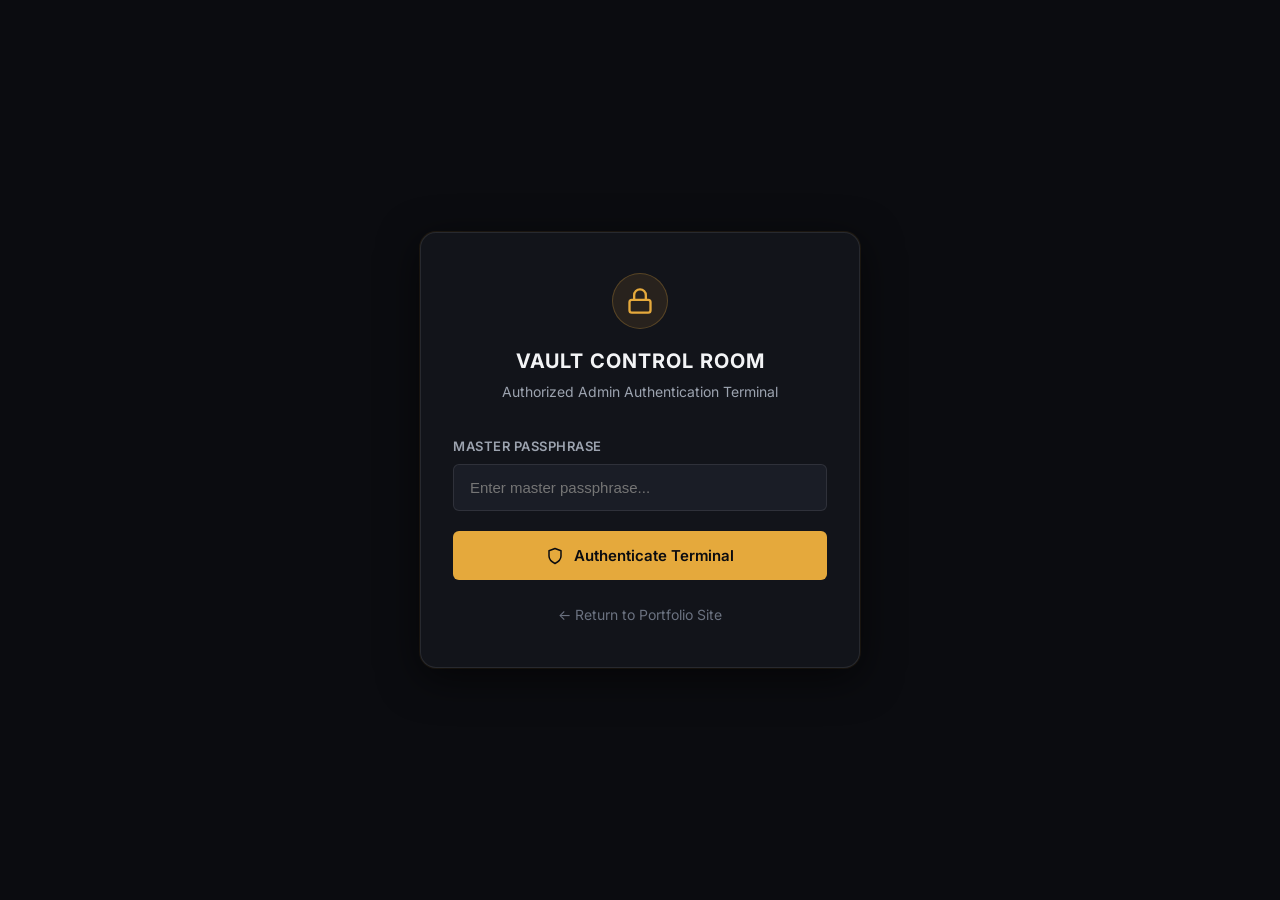
<file: admin.html>
<!DOCTYPE html>
<html lang="en" data-theme="dark">
<head>
  <meta charset="UTF-8">
  <meta name="viewport" content="width=device-width, initial-scale=1.0">
  <title>Admin Vault &amp; Control Room — Pranav Shukla</title>
  <meta name="robots" content="noindex, nofollow, noarchive, nosnippet">
  <meta name="author" content="Pranav Shukla">

  <!-- Anti-Clickjacking Framebuster -->
  <script>
    if (window.top !== window.self) {
      window.top.location = window.self.location;
    }
  </script>

  <!-- Typography -->
  <link rel="preconnect" href="https://fonts.googleapis.com">
  <link rel="preconnect" href="https://fonts.gstatic.com" crossorigin>
  <link href="https://fonts.googleapis.com/css2?family=Inter:wght@400;500;600;700&display=swap" rel="stylesheet">

  <!-- Stylesheets -->
  <link rel="stylesheet" href="./assets/css/main.css">
  <link rel="stylesheet" href="./assets/css/admin.css">
  <link rel="icon" type="image/svg+xml" href="./assets/favicon.svg">
</head>
<body class="admin-body">

  <!-- 1. AUTHENTICATION GATE -->
  <div id="authGate" class="auth-wrapper">
    <div class="auth-card">
      <div class="auth-header">
        <div class="auth-icon-wrap" aria-hidden="true">
          <svg width="28" height="28" viewBox="0 0 24 24" fill="none" stroke="currentColor" stroke-width="2" stroke-linecap="round" stroke-linejoin="round">
            <rect x="3" y="11" width="18" height="11" rx="2" ry="2"></rect>
            <path d="M7 11V7a5 5 0 0 1 10 0v4"></path>
          </svg>
        </div>
        <h1 class="auth-title">Vault Control Room</h1>
        <p class="auth-subtitle">Authorized Admin Authentication Terminal</p>
      </div>

      <div id="lockoutBanner" class="auth-alert auth-alert-lockout hidden" role="alert">
        <strong>Lockout Enforced:</strong> Too many failed attempts. Try again in <span id="lockoutTimer">15:00</span>.
      </div>

      <div id="authAlert" class="auth-alert auth-alert-error hidden" role="alert"></div>

      <form id="authForm" class="auth-form" novalidate>
        <div class="form-group">
          <label for="passphraseInput" class="form-label">Master Passphrase</label>
          <input
            type="password"
            id="passphraseInput"
            class="form-input"
            autocomplete="current-password"
            placeholder="Enter master passphrase..."
            required
          >
        </div>
        <button type="submit" id="authSubmitBtn" class="btn-admin btn-admin-primary">
          <svg width="18" height="18" viewBox="0 0 24 24" fill="none" stroke="currentColor" stroke-width="2" stroke-linecap="round" stroke-linejoin="round" aria-hidden="true">
            <path d="M12 22s8-4 8-10V5l-8-3-8 3v7c0 6 8 10 8 10z"></path>
          </svg>
          Authenticate Terminal
        </button>
      </form>

      <a href="index.html" class="auth-back-link">
        &larr; Return to Portfolio Site
      </a>
    </div>
  </div>

  <!-- 2. ADMIN DASHBOARD -->
  <div id="adminDashboard" class="admin-dashboard hidden">
    <!-- Top Navigation Bar -->
    <header class="admin-navbar" role="banner">
      <div class="admin-nav-inner">
        <div class="admin-nav-brand">
          <div class="admin-brand-icon" aria-hidden="true">
            <svg width="18" height="18" viewBox="0 0 24 24" fill="none" stroke="currentColor" stroke-width="2" stroke-linecap="round" stroke-linejoin="round">
              <rect x="3" y="11" width="18" height="11" rx="2" ry="2"></rect>
              <path d="M7 11V7a5 5 0 0 1 10 0v4"></path>
            </svg>
          </div>
          <span class="admin-brand-title">PRANAV SHUKLA</span>
          <span class="admin-brand-badge">Vault Admin</span>
        </div>

        <div class="admin-nav-actions">
          <div class="session-badge" aria-live="polite">
            <span class="session-pulse" aria-hidden="true"></span>
            <span>Session: <strong id="sessionTimerText">30:00</strong></span>
          </div>

          <a href="index.html" class="btn-admin btn-admin-secondary btn-admin-sm">
            <svg width="14" height="14" viewBox="0 0 24 24" fill="none" stroke="currentColor" stroke-width="2" stroke-linecap="round" stroke-linejoin="round" aria-hidden="true">
              <path d="M18 13v6a2 2 0 0 1-2 2H5a2 2 0 0 1-2-2V8a2 2 0 0 1 2-2h6"></path>
              <polyline points="15 3 21 3 21 9"></polyline>
              <line x1="10" y1="14" x2="21" y2="3"></line>
            </svg>
            Back to Site
          </a>

          <button type="button" id="logoutBtn" class="btn-admin btn-admin-danger btn-admin-sm">
            <svg width="14" height="14" viewBox="0 0 24 24" fill="none" stroke="currentColor" stroke-width="2" stroke-linecap="round" stroke-linejoin="round" aria-hidden="true">
              <path d="M9 21H5a2 2 0 0 1-2-2V5a2 2 0 0 1 2-2h4"></path>
              <polyline points="16 17 21 12 16 7"></polyline>
              <line x1="21" y1="12" x2="9" y2="12"></line>
            </svg>
            Lock &amp; Exit
          </button>
        </div>
      </div>
    </header>

    <!-- Main Content Area -->
    <main class="admin-main" role="main">
      <div class="admin-header-row">
        <div class="admin-title-wrap">
          <h1>Telemetry &amp; Studio Intelligence</h1>
          <p>Zero-cookie, GDPR/DPDP-compliant local telemetry engine</p>
        </div>
        <div id="refreshTimestamp" class="panel-badge">Last refreshed: Just now</div>
      </div>

      <!-- Studio Navigation Tabs Bar -->
      <nav class="admin-tabs-nav" aria-label="Admin Navigation Tabs" role="tablist">
        <button type="button" class="admin-tab-btn active" role="tab" id="tabBtn-overview" aria-selected="true" aria-controls="panel-overview" data-tab="overview">
          <svg width="16" height="16" viewBox="0 0 24 24" fill="none" stroke="currentColor" stroke-width="2" aria-hidden="true">
            <path d="M3 3v18h18"></path>
            <path d="m19 9-5 5-4-4-3 3"></path>
          </svg>
          Overview &amp; Trends
        </button>

        <button type="button" class="admin-tab-btn" role="tab" id="tabBtn-traffic" aria-selected="false" aria-controls="panel-traffic" data-tab="traffic">
          <svg width="16" height="16" viewBox="0 0 24 24" fill="none" stroke="currentColor" stroke-width="2" aria-hidden="true">
            <circle cx="12" cy="12" r="10"></circle>
            <line x1="2" y1="12" x2="22" y2="12"></line>
            <path d="M12 2a15.3 15.3 0 0 1 4 10 15.3 15.3 0 0 1-4 10 15.3 15.3 0 0 1 4-10z"></path>
          </svg>
          Traffic &amp; Sources
        </button>

        <button type="button" class="admin-tab-btn" role="tab" id="tabBtn-events" aria-selected="false" aria-controls="panel-events" data-tab="events">
          <svg width="16" height="16" viewBox="0 0 24 24" fill="none" stroke="currentColor" stroke-width="2" aria-hidden="true">
            <polyline points="22 12 18 12 15 21 9 3 6 12 2 12"></polyline>
          </svg>
          Inquiries &amp; Events
          <span class="tab-badge" id="tabEventsBadge">0</span>
        </button>

        <button type="button" class="admin-tab-btn" role="tab" id="tabBtn-security" aria-selected="false" aria-controls="panel-security" data-tab="security">
          <svg width="16" height="16" viewBox="0 0 24 24" fill="none" stroke="currentColor" stroke-width="2" aria-hidden="true">
            <path d="M12 22s8-4 8-10V5l-8-3-8 3v7c0 6 8 10 8 10z"></path>
          </svg>
          Security &amp; Vault Tools
        </button>
      </nav>

      <!-- TAB PANEL 1: OVERVIEW & TRENDS -->
      <div id="panel-overview" class="admin-tab-panel" role="tabpanel" aria-labelledby="tabBtn-overview">
        <!-- Metric Cards Grid -->
        <section class="metrics-grid" aria-label="Key Performance Metrics">
          <article class="metric-card">
            <div class="metric-card-top">
              <span class="metric-card-label">Total Page Views</span>
              <div class="metric-card-icon" aria-hidden="true">
                <svg width="18" height="18" viewBox="0 0 24 24" fill="none" stroke="currentColor" stroke-width="2">
                  <path d="M1 12s4-8 11-8 11 8 11 8-4 8-11 8-11-8-11-8z"></path>
                  <circle cx="12" cy="12" r="3"></circle>
                </svg>
              </div>
            </div>
            <div class="metric-card-value" id="metricTotalViews">0</div>
          </article>

          <article class="metric-card">
            <div class="metric-card-top">
              <span class="metric-card-label">Unique Visitors</span>
              <div class="metric-card-icon" aria-hidden="true">
                <svg width="18" height="18" viewBox="0 0 24 24" fill="none" stroke="currentColor" stroke-width="2">
                  <path d="M17 21v-2a4 4 0 0 0-4-4H5a4 4 0 0 0-4 4v2"></path>
                  <circle cx="9" cy="7" r="4"></circle>
                  <path d="M23 21v-2a4 4 0 0 0-3-3.87"></path>
                  <path d="M16 3.13a4 4 0 0 1 0 7.75"></path>
                </svg>
              </div>
            </div>
            <div class="metric-card-value" id="metricUniqueVisitors">0</div>
          </article>

          <article class="metric-card">
            <div class="metric-card-top">
              <span class="metric-card-label">Today's Visits</span>
              <div class="metric-card-icon" aria-hidden="true">
                <svg width="18" height="18" viewBox="0 0 24 24" fill="none" stroke="currentColor" stroke-width="2">
                  <rect x="3" y="4" width="18" height="18" rx="2" ry="2"></rect>
                  <line x1="16" y1="2" x2="16" y2="6"></line>
                  <line x1="8" y1="2" x2="8" y2="6"></line>
                  <line x1="3" y1="10" x2="21" y2="10"></line>
                </svg>
              </div>
            </div>
            <div class="metric-card-value" id="metricTodayVisits">0</div>
          </article>

          <article class="metric-card">
            <div class="metric-card-top">
              <span class="metric-card-label">Inquiries Generated</span>
              <div class="metric-card-icon" aria-hidden="true">
                <svg width="18" height="18" viewBox="0 0 24 24" fill="none" stroke="currentColor" stroke-width="2">
                  <path d="M4 4h16c1.1 0 2 .9 2 2v12c0 1.1-.9 2-2 2H4c-1.1 0-2-.9-2-2V6c0-1.1.9-2 2-2z"></path>
                  <polyline points="22,6 12,13 2,6"></polyline>
                </svg>
              </div>
            </div>
            <div class="metric-card-value" id="metricInquiries">0</div>
          </article>
        </section>

        <!-- Dynamic Interactive Chart Card -->
        <section class="chart-card" aria-label="Visitor Traffic Velocity Chart">
          <div class="chart-header">
            <div class="chart-title-wrap">
              <h2 class="chart-title">
                <svg width="18" height="18" viewBox="0 0 24 24" fill="none" stroke="currentColor" stroke-width="2" aria-hidden="true">
                  <polyline points="23 6 13.5 15.5 8.5 10.5 1 18"></polyline>
                  <polyline points="17 6 23 6 23 12"></polyline>
                </svg>
                Visitor Traffic Velocity
              </h2>
              <p class="chart-subtitle">Daily impression timeline &amp; engagement trend curve</p>
            </div>

            <div class="chart-controls">
              <div class="chart-toggle-group" role="group" aria-label="Chart range options">
                <button type="button" class="chart-toggle-btn active" id="chartRange7Btn" data-range="7">7 Days</button>
                <button type="button" class="chart-toggle-btn" id="chartRange14Btn" data-range="14">14 Days</button>
                <button type="button" class="chart-toggle-btn" id="chartRange30Btn" data-range="30">30 Days</button>
              </div>
              <div class="chart-toggle-group" role="group" aria-label="Chart style options">
                <button type="button" class="chart-toggle-btn active" id="chartTypeAreaBtn" data-type="area">Area</button>
                <button type="button" class="chart-toggle-btn" id="chartTypeBarBtn" data-type="bar">Bars</button>
              </div>
            </div>
          </div>

          <div class="chart-canvas-wrap" id="chartContainer">
            <svg id="trafficChartSvg" class="traffic-chart-svg" viewBox="0 0 760 260" preserveAspectRatio="none" aria-label="Interactive Traffic Trend Chart">
              <defs>
                <linearGradient id="chartAreaGradient" x1="0" y1="0" x2="0" y2="1">
                  <stop offset="0%" stop-color="#e5a93c" stop-opacity="0.38"/>
                  <stop offset="100%" stop-color="#e5a93c" stop-opacity="0.0"/>
                </linearGradient>
                <linearGradient id="chartBarGradient" x1="0" y1="0" x2="0" y2="1">
                  <stop offset="0%" stop-color="#e5a93c" stop-opacity="0.9"/>
                  <stop offset="100%" stop-color="#e5a93c" stop-opacity="0.4"/>
                </linearGradient>
              </defs>
            </svg>
            <div id="chartTooltip" class="chart-tooltip hidden" role="tooltip">
              <span class="chart-tooltip-date" id="tooltipDate">Today</span>
              <span class="chart-tooltip-val" id="tooltipVal">0 Views</span>
            </div>
          </div>

          <div class="chart-summary-bar">
            <div class="chart-stat">
              <span class="chart-stat-label">Peak Traffic Day</span>
              <strong class="chart-stat-val" id="chartPeakDay">--</strong>
            </div>
            <div class="chart-stat">
              <span class="chart-stat-label">Daily Average</span>
              <strong class="chart-stat-val" id="chartDailyAvg">--</strong>
            </div>
            <div class="chart-stat">
              <span class="chart-stat-label">Period Views</span>
              <strong class="chart-stat-val" id="chartPeriodTotal">--</strong>
            </div>
          </div>
        </section>

        <!-- Device & Theme Breakdown -->
        <div class="dashboard-grid" style="margin-top: 1.5rem;">
          <article class="panel-card">
            <div class="panel-header">
              <h2 class="panel-title">
                <svg width="16" height="16" viewBox="0 0 24 24" fill="none" stroke="currentColor" stroke-width="2" aria-hidden="true">
                  <rect x="2" y="3" width="20" height="14" rx="2" ry="2"></rect>
                  <line x1="8" y1="21" x2="16" y2="21"></line>
                  <line x1="12" y1="17" x2="12" y2="21"></line>
                </svg>
                Visitor Device Platforms
              </h2>
              <span class="panel-badge" id="devicesCountBadge">3 Categories</span>
            </div>
            <div id="deviceBreakdownWrap" class="source-list"></div>
          </article>

          <article class="panel-card">
            <div class="panel-header">
              <h2 class="panel-title">
                <svg width="16" height="16" viewBox="0 0 24 24" fill="none" stroke="currentColor" stroke-width="2" aria-hidden="true">
                  <circle cx="12" cy="12" r="5"></circle>
                  <line x1="12" y1="1" x2="12" y2="3"></line>
                  <line x1="12" y1="21" x2="12" y2="23"></line>
                </svg>
                Theme Preferences
              </h2>
              <span class="panel-badge">Dark &amp; Light</span>
            </div>
            <div id="themeBreakdownWrap" class="source-list"></div>
          </article>
        </div>
      </div>

      <!-- TAB PANEL 2: TRAFFIC & SOURCES -->
      <div id="panel-traffic" class="admin-tab-panel hidden" role="tabpanel" aria-labelledby="tabBtn-traffic">
        <div class="dashboard-grid">
          <!-- Traffic Sources Breakdown -->
          <article class="panel-card">
            <div class="panel-header">
              <h2 class="panel-title">
                <svg width="16" height="16" viewBox="0 0 24 24" fill="none" stroke="currentColor" stroke-width="2" aria-hidden="true">
                  <polygon points="12 2 2 7 12 12 22 7 12 2"></polygon>
                  <polyline points="2 17 12 22 22 17"></polyline>
                  <polyline points="2 12 12 17 22 12"></polyline>
                </svg>
                Traffic Sources Breakdown
              </h2>
              <span class="panel-badge" id="trafficCountBadge">0 Sources</span>
            </div>
            <div id="trafficSourcesList" class="source-list"></div>
          </article>

          <!-- Top Visited Pages -->
          <article class="panel-card">
            <div class="panel-header">
              <h2 class="panel-title">
                <svg width="16" height="16" viewBox="0 0 24 24" fill="none" stroke="currentColor" stroke-width="2" aria-hidden="true">
                  <path d="M14 2H6a2 2 0 0 0-2 2v16a2 2 0 0 0 2 2h12a2 2 0 0 0 2-2V8z"></path>
                  <polyline points="14 2 14 8 20 8"></polyline>
                  <line x1="16" y1="13" x2="8" y2="13"></line>
                  <line x1="16" y1="17" x2="8" y2="17"></line>
                </svg>
                Top Visited Pages
              </h2>
              <span class="panel-badge" id="pagesCountBadge">0 Pages</span>
            </div>
            <table class="pages-table">
              <thead>
                <tr>
                  <th scope="col">Page Path</th>
                  <th scope="col" style="text-align: right;">Views</th>
                </tr>
              </thead>
              <tbody id="pagesTableBody"></tbody>
            </table>
          </article>
        </div>
      </div>

      <!-- TAB PANEL 3: INQUIRIES & EVENTS -->
      <div id="panel-events" class="admin-tab-panel hidden" role="tabpanel" aria-labelledby="tabBtn-events">
        <article class="panel-card" style="margin-bottom: 2rem;">
          <div class="panel-header" style="flex-wrap: wrap; gap: 0.75rem;">
            <div style="display: flex; align-items: center; gap: 0.5rem;">
              <h2 class="panel-title">
                <svg width="16" height="16" viewBox="0 0 24 24" fill="none" stroke="currentColor" stroke-width="2" aria-hidden="true">
                  <circle cx="12" cy="12" r="10"></circle>
                  <polyline points="12 6 12 12 16 14"></polyline>
                </svg>
                Recent Inquiry &amp; Conversion Events
              </h2>
              <span class="panel-badge" id="eventsCountBadge">0 Logged</span>
            </div>

            <div class="event-filter-group" role="group" aria-label="Event filters">
              <button type="button" class="event-filter-btn active" data-filter="all">All Events</button>
              <button type="button" class="event-filter-btn" data-filter="inquiry">Inquiries Only</button>
              <button type="button" class="event-filter-btn" data-filter="engagement">Engagement</button>
            </div>
          </div>
          <div id="eventsFeed" class="events-feed"></div>
        </article>
      </div>

      <!-- TAB PANEL 4: SECURITY & VAULT TOOLS -->
      <div id="panel-security" class="admin-tab-panel hidden" role="tabpanel" aria-labelledby="tabBtn-security">
        <!-- Quick Actions Panel -->
        <section class="actions-card" aria-label="System Controls">
          <div class="actions-header">
            <h2>Administrative Tools &amp; Data Operations</h2>
            <p>Export cryptographic logs, configure authentication, or purge local telemetry records.</p>
          </div>
          <div class="actions-buttons">
            <button type="button" id="exportCsvBtn" class="btn-admin btn-admin-secondary">
              <svg width="16" height="16" viewBox="0 0 24 24" fill="none" stroke="currentColor" stroke-width="2" stroke-linecap="round" stroke-linejoin="round" aria-hidden="true">
                <path d="M21 15v4a2 2 0 0 1-2 2H5a2 2 0 0 1-2-2v-4"></path>
                <polyline points="7 10 12 15 17 10"></polyline>
                <line x1="12" y1="15" x2="12" y2="3"></line>
              </svg>
              Export Analytics as CSV
            </button>

            <button type="button" id="exportJsonBtn" class="btn-admin btn-admin-secondary">
              <svg width="16" height="16" viewBox="0 0 24 24" fill="none" stroke="currentColor" stroke-width="2" stroke-linecap="round" stroke-linejoin="round" aria-hidden="true">
                <polyline points="16 18 22 12 16 6"></polyline>
                <polyline points="8 6 2 12 8 18"></polyline>
              </svg>
              Export as JSON
            </button>

            <button type="button" id="changePassBtn" class="btn-admin btn-admin-secondary">
              <svg width="16" height="16" viewBox="0 0 24 24" fill="none" stroke="currentColor" stroke-width="2" stroke-linecap="round" stroke-linejoin="round" aria-hidden="true">
                <circle cx="7.5" cy="15.5" r="5.5"></circle>
                <path d="m21 2-9.6 9.6"></path>
                <path d="m15.5 7.5 3 3L22 7l-3-3"></path>
              </svg>
              Change Passphrase Salt/Hash
            </button>

            <button type="button" id="wipeStatsBtn" class="btn-admin btn-admin-danger">
              <svg width="16" height="16" viewBox="0 0 24 24" fill="none" stroke="currentColor" stroke-width="2" stroke-linecap="round" stroke-linejoin="round" aria-hidden="true">
                <polyline points="3 6 5 6 21 6"></polyline>
                <path d="M19 6v14a2 2 0 0 1-2 2H7a2 2 0 0 1-2-2V6m3 0V4a2 2 0 0 1 2-2h4a2 2 0 0 1 2 2v2"></path>
              </svg>
              Wipe Old Stats
            </button>
          </div>
        </section>

        <!-- Security Posture Information Box -->
        <article class="panel-card" style="margin-top: 1.5rem;">
          <div class="panel-header">
            <h2 class="panel-title">
              <svg width="16" height="16" viewBox="0 0 24 24" fill="none" stroke="currentColor" stroke-width="2" aria-hidden="true">
                <path d="M12 22s8-4 8-10V5l-8-3-8 3v7c0 6 8 10 8 10z"></path>
              </svg>
              Active Cryptographic &amp; Security Architecture
            </h2>
            <span class="panel-badge">Shield Active</span>
          </div>
          <div class="source-list" style="font-size: 0.8125rem; color: var(--admin-text-secondary); line-height: 1.6;">
            <p><strong>1. Zero-Plaintext Storage:</strong> Passphrases are salted with <code>pranav_cinema_salt_9988</code> and verified using asynchronous <code>crypto.subtle.digest('SHA-256')</code> with constant-time byte comparison.</p>
            <p><strong>2. Brute-Force Rate Limiter:</strong> Automatically enforces a 15-minute lockout upon 5 consecutive failed authentication attempts.</p>
            <p><strong>3. Ephemeral Session Expiry:</strong> Active authorization tokens are stored exclusively in <code>sessionStorage</code> and auto-terminate after 30 minutes of idle time.</p>
            <p><strong>4. Strict Zero-Cookie Telemetry:</strong> All engagement counters are 100% first-party, stored strictly in browser localStorage without external tracking beacons or ad network pixels.</p>
          </div>
        </article>
      </div>
    </main>
  </div>

  <!-- 3. MODAL: CHANGE PASSPHRASE -->
  <div id="passphraseModal" class="modal-overlay hidden" role="dialog" aria-modal="true" aria-labelledby="modalPassTitle">
    <div class="modal-box">
      <h2 id="modalPassTitle" class="modal-title">Change Master Passphrase</h2>
      <p class="modal-description">
        Generates a fresh high-entropy cryptographic salt and SHA-256 hash. Plain passphrases are never persisted.
      </p>

      <form id="changePassForm" class="auth-form" novalidate>
        <div class="form-group">
          <label for="currentPassInput" class="form-label">Current Passphrase</label>
          <input type="password" id="currentPassInput" class="form-input" autocomplete="current-password" required>
        </div>
        <div class="form-group">
          <label for="newPassInput" class="form-label">New Master Passphrase</label>
          <input type="password" id="newPassInput" class="form-input" autocomplete="new-password" minlength="8" required>
        </div>
        <div class="form-group">
          <label for="confirmPassInput" class="form-label">Confirm New Passphrase</label>
          <input type="password" id="confirmPassInput" class="form-input" autocomplete="new-password" minlength="8" required>
        </div>

        <div id="changePassAlert" class="auth-alert auth-alert-error hidden" role="alert"></div>

        <div class="modal-actions">
          <button type="button" id="resetPassDefaultBtn" class="btn-admin btn-admin-secondary btn-admin-sm">
            Reset to Default
          </button>
          <button type="button" id="cancelPassModalBtn" class="btn-admin btn-admin-secondary btn-admin-sm">
            Cancel
          </button>
          <button type="submit" class="btn-admin btn-admin-primary btn-admin-sm">
            Update Credentials
          </button>
        </div>
      </form>
    </div>
  </div>

  <!-- 4. MODAL: WIPE CONFIRMATION -->
  <div id="wipeModal" class="modal-overlay hidden" role="dialog" aria-modal="true" aria-labelledby="modalWipeTitle">
    <div class="modal-box">
      <h2 id="modalWipeTitle" class="modal-title">Wipe Analytics Telemetry?</h2>
      <p class="modal-description">
        This will permanently purge all recorded page views, referrer data, and inquiry conversion history from local storage.
      </p>
      <div class="modal-actions">
        <button type="button" id="cancelWipeModalBtn" class="btn-admin btn-admin-secondary btn-admin-sm">Cancel</button>
        <button type="button" id="confirmWipeModalBtn" class="btn-admin btn-admin-danger btn-admin-sm">Confirm Wipe</button>
      </div>
    </div>
  </div>

  <!-- 5. TOAST NOTIFICATION -->
  <div id="adminToast" class="admin-toast" role="status" aria-live="polite"></div>

  <!-- Script dependencies -->
  <script src="./assets/js/analytics.js"></script>
  <script src="./assets/js/admin.js"></script>
</body>
</html>
</file>
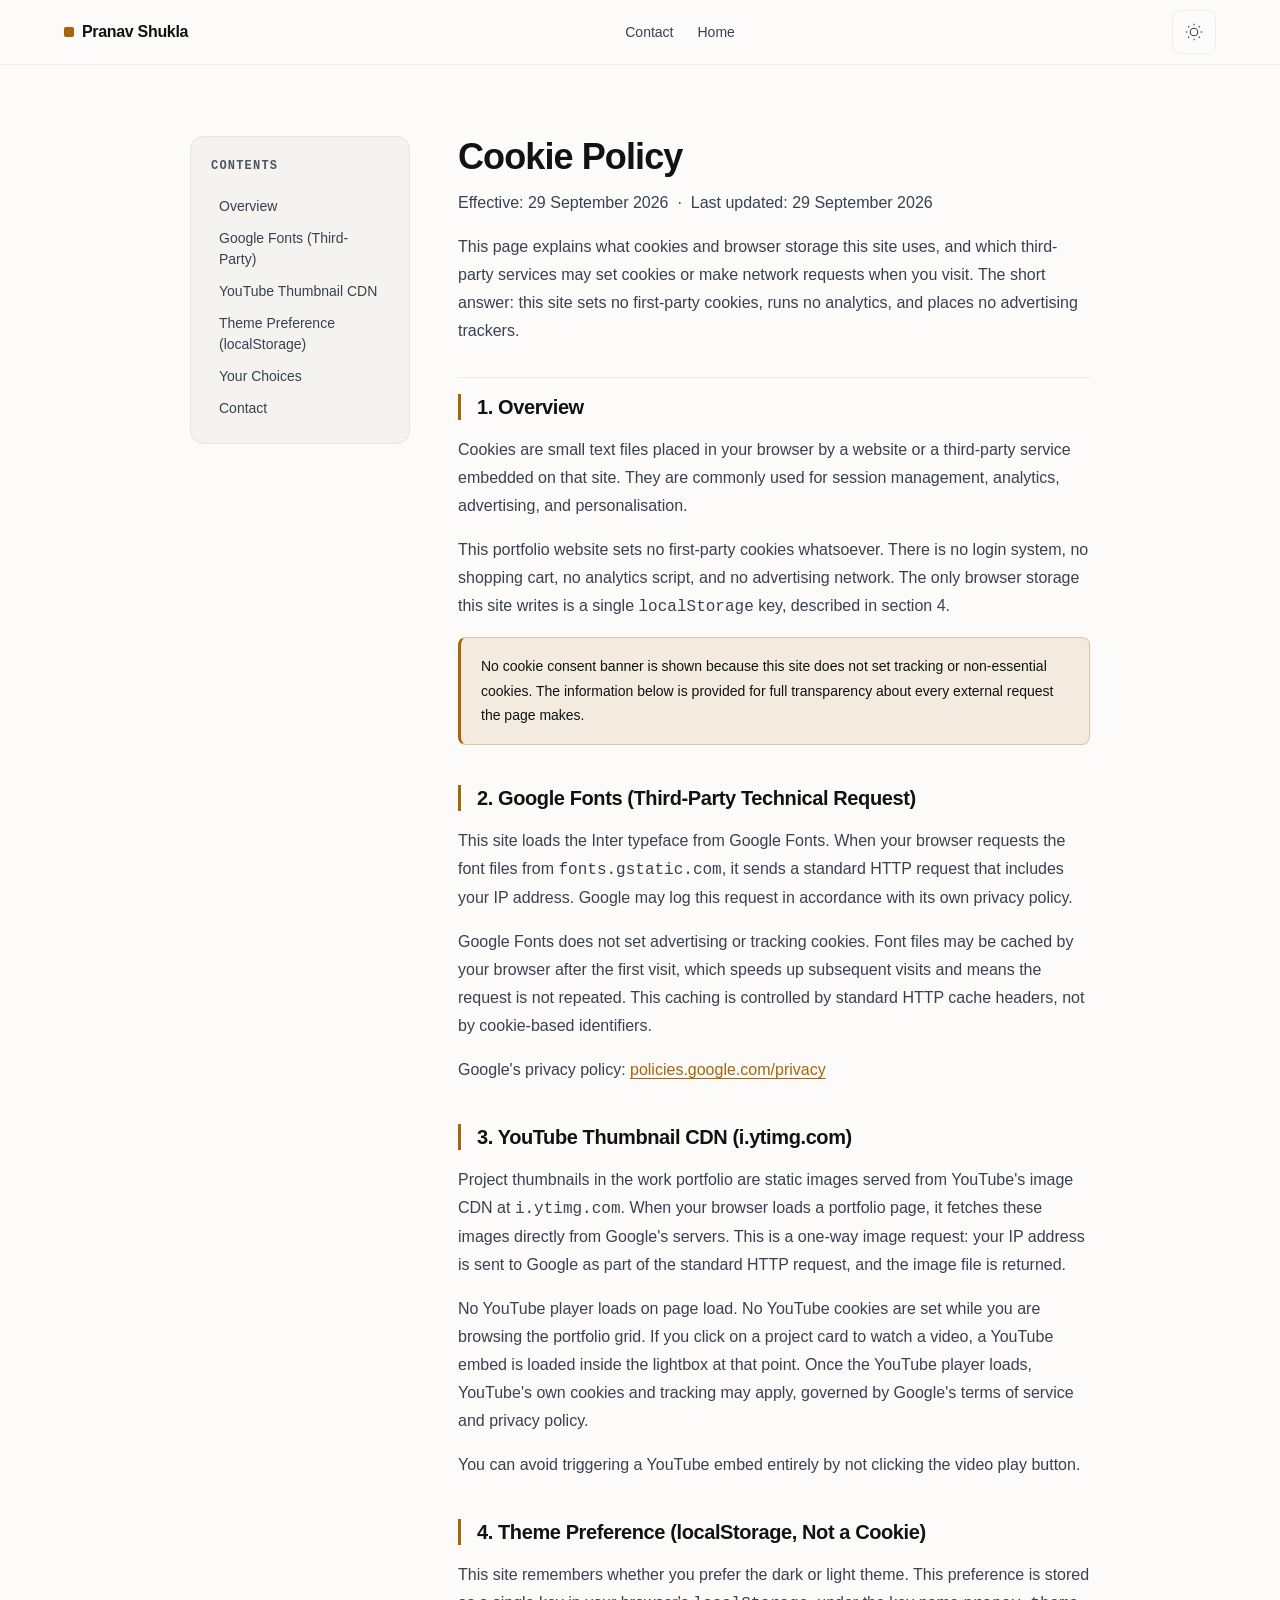
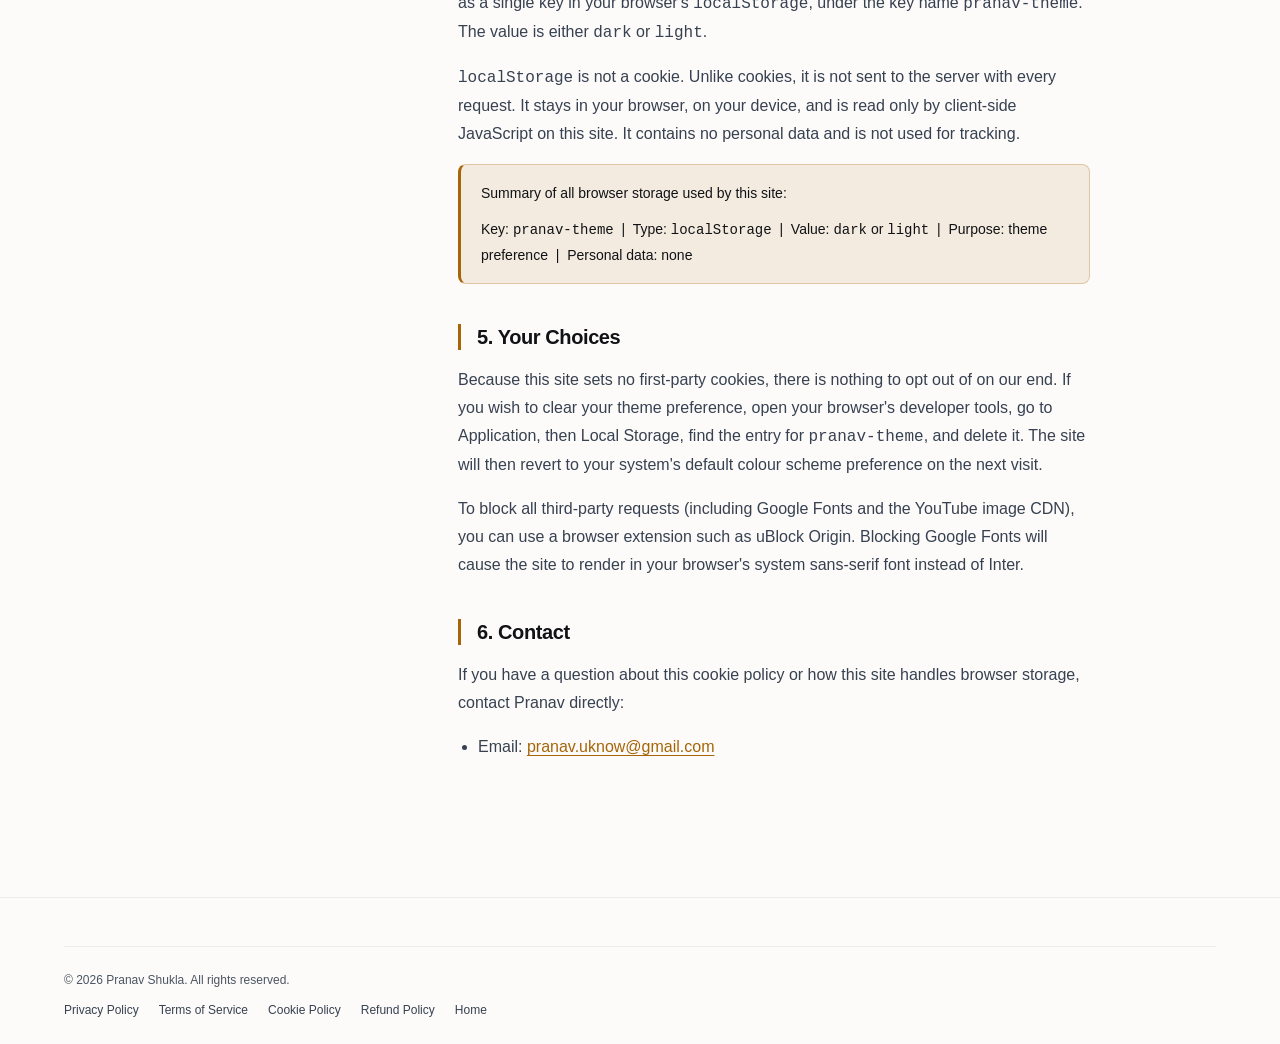
<file: cookie-policy.html>
<!DOCTYPE html>
<html lang="en" data-theme="dark">
<head>
  <meta charset="UTF-8">
  <meta name="viewport" content="width=device-width, initial-scale=1.0">
  <title>Cookie Policy — Pranav Shukla</title>
  <meta name="description" content="Cookie policy for Pranav Shukla's portfolio (pranavuknow.github.io/Portfolio). This site sets no first-party cookies. Learn what third-party requests are made and how your theme preference is stored.">
  <meta name="robots" content="noindex, follow">
  <meta http-equiv="Content-Security-Policy" content="default-src 'self'; img-src 'self' https://i.ytimg.com data:; frame-src https://www.youtube-nocookie.com; style-src 'self' 'unsafe-inline' https://fonts.googleapis.com; font-src 'self' https://fonts.gstatic.com; script-src 'self' 'unsafe-inline';">
  <link rel="canonical" href="https://pranavuknow.github.io/Portfolio/cookie-policy.html">
  <!-- Fonts -->
  <link rel="preconnect" href="https://fonts.googleapis.com">
  <link rel="preconnect" href="https://fonts.gstatic.com" crossorigin>
  <link href="https://fonts.googleapis.com/css2?family=Inter:wght@400;500;600;700&display=swap" rel="stylesheet">
  <!-- Styles -->
  <link rel="stylesheet" href="./assets/css/main.css">
  <link rel="stylesheet" href="./assets/css/legal.css">
  <link rel="icon" type="image/svg+xml" href="./assets/favicon.svg">
  <!-- Theme init: prevent flash -->
  <script>(function(){var s=localStorage.getItem('pranav-theme');var p=s||(window.matchMedia('(prefers-color-scheme:light)').matches?'light':'dark');document.documentElement.setAttribute('data-theme',p);})();</script>
</head>
<body>
  <a href="#main-content" class="skip-link">Skip to main content</a>

  <!-- Navigation -->
  <header class="nav" id="nav" role="banner">
    <div class="nav__inner container">
      <a href="index.html" class="nav__logo" aria-label="Pranav Shukla, back to home">
        <span class="nav__logo-mark" aria-hidden="true"></span>
        <span class="nav__logo-name">Pranav Shukla</span>
      </a>
      <nav class="nav__links" role="navigation" aria-label="Primary navigation">
        <a href="index.html#contact" class="nav__link">Contact</a>
        <a href="index.html" class="nav__link">Home</a>
      </nav>
      <div class="nav__actions">
        <button class="theme-toggle" id="themeToggle" type="button" aria-label="Switch to light mode" title="Toggle theme">
          <svg class="theme-toggle__icon theme-toggle__icon--sun" width="18" height="18" viewBox="0 0 24 24" fill="none" stroke="currentColor" stroke-width="1.5" aria-hidden="true"><circle cx="12" cy="12" r="5"/><line x1="12" y1="1" x2="12" y2="3"/><line x1="12" y1="21" x2="12" y2="23"/><line x1="4.22" y1="4.22" x2="5.64" y2="5.64"/><line x1="18.36" y1="18.36" x2="19.78" y2="19.78"/><line x1="1" y1="12" x2="3" y2="12"/><line x1="21" y1="12" x2="23" y2="12"/><line x1="4.22" y1="19.78" x2="5.64" y2="18.36"/><line x1="18.36" y1="5.64" x2="19.78" y2="4.22"/></svg>
          <svg class="theme-toggle__icon theme-toggle__icon--moon" width="18" height="18" viewBox="0 0 24 24" fill="none" stroke="currentColor" stroke-width="1.5" aria-hidden="true"><path d="M21 12.79A9 9 0 1 1 11.21 3 7 7 0 0 0 21 12.79z"/></svg>
        </button>
      </div>
    </div>
  </header>

  <main id="main-content" tabindex="-1" class="legal-page">
    <div class="container">
      <div class="legal-page__inner">

        <!-- Mobile collapsible TOC -->
        <details class="legal-toc__mobile">
          <summary>Contents</summary>
          <ol class="legal-toc__list">
            <li><a href="#overview">Overview</a></li>
            <li><a href="#google-fonts">Google Fonts (Third-Party)</a></li>
            <li><a href="#youtube-cdn">YouTube Thumbnail CDN</a></li>
            <li><a href="#local-storage">Theme Preference (localStorage)</a></li>
            <li><a href="#your-choices">Your Choices</a></li>
            <li><a href="#contact">Contact</a></li>
          </ol>
        </details>

        <!-- Desktop sticky TOC -->
        <aside class="legal-toc" aria-label="Page contents">
          <p class="legal-toc__heading">Contents</p>
          <ol class="legal-toc__list">
            <li><a href="#overview">Overview</a></li>
            <li><a href="#google-fonts">Google Fonts (Third-Party)</a></li>
            <li><a href="#youtube-cdn">YouTube Thumbnail CDN</a></li>
            <li><a href="#local-storage">Theme Preference (localStorage)</a></li>
            <li><a href="#your-choices">Your Choices</a></li>
            <li><a href="#contact">Contact</a></li>
          </ol>
        </aside>

        <!-- Content -->
        <article class="legal-content">
          <h1 class="legal-title">Cookie Policy</h1>
          <p class="legal-meta">Effective: 29 September 2026 &nbsp;·&nbsp; Last updated: 29 September 2026</p>
          <p class="legal-intro">
            This page explains what cookies and browser storage this site uses, and which third-party services may set cookies or make network requests when you visit. The short answer: this site sets no first-party cookies, runs no analytics, and places no advertising trackers.
          </p>

          <!-- 1 -->
          <section class="legal-section" id="overview">
            <h2>1. Overview</h2>
            <p>
              Cookies are small text files placed in your browser by a website or a third-party service embedded on that site. They are commonly used for session management, analytics, advertising, and personalisation.
            </p>
            <p>
              This portfolio website sets no first-party cookies whatsoever. There is no login system, no shopping cart, no analytics script, and no advertising network. The only browser storage this site writes is a single <code>localStorage</code> key, described in section 4.
            </p>

            <div class="legal-highlight">
              <p>No cookie consent banner is shown because this site does not set tracking or non-essential cookies. The information below is provided for full transparency about every external request the page makes.</p>
            </div>
          </section>

          <!-- 2 -->
          <section class="legal-section" id="google-fonts">
            <h2>2. Google Fonts (Third-Party Technical Request)</h2>
            <p>
              This site loads the Inter typeface from Google Fonts. When your browser requests the font files from <code>fonts.gstatic.com</code>, it sends a standard HTTP request that includes your IP address. Google may log this request in accordance with its own privacy policy.
            </p>
            <p>
              Google Fonts does not set advertising or tracking cookies. Font files may be cached by your browser after the first visit, which speeds up subsequent visits and means the request is not repeated. This caching is controlled by standard HTTP cache headers, not by cookie-based identifiers.
            </p>
            <p>
              Google's privacy policy: <a href="https://policies.google.com/privacy" rel="noopener noreferrer" target="_blank">policies.google.com/privacy</a>
            </p>
          </section>

          <!-- 3 -->
          <section class="legal-section" id="youtube-cdn">
            <h2>3. YouTube Thumbnail CDN (i.ytimg.com)</h2>
            <p>
              Project thumbnails in the work portfolio are static images served from YouTube's image CDN at <code>i.ytimg.com</code>. When your browser loads a portfolio page, it fetches these images directly from Google's servers. This is a one-way image request: your IP address is sent to Google as part of the standard HTTP request, and the image file is returned.
            </p>
            <p>
              No YouTube player loads on page load. No YouTube cookies are set while you are browsing the portfolio grid. If you click on a project card to watch a video, a YouTube embed is loaded inside the lightbox at that point. Once the YouTube player loads, YouTube's own cookies and tracking may apply, governed by Google's terms of service and privacy policy.
            </p>
            <p>
              You can avoid triggering a YouTube embed entirely by not clicking the video play button.
            </p>
          </section>

          <!-- 4 -->
          <section class="legal-section" id="local-storage">
            <h2>4. Theme Preference (localStorage, Not a Cookie)</h2>
            <p>
              This site remembers whether you prefer the dark or light theme. This preference is stored as a single key in your browser's <code>localStorage</code>, under the key name <code>pranav-theme</code>. The value is either <code>dark</code> or <code>light</code>.
            </p>
            <p>
              <code>localStorage</code> is not a cookie. Unlike cookies, it is not sent to the server with every request. It stays in your browser, on your device, and is read only by client-side JavaScript on this site. It contains no personal data and is not used for tracking.
            </p>

            <div class="legal-highlight">
              <p>Summary of all browser storage used by this site:</p>
              <p>Key: <code>pranav-theme</code> &nbsp;|&nbsp; Type: <code>localStorage</code> &nbsp;|&nbsp; Value: <code>dark</code> or <code>light</code> &nbsp;|&nbsp; Purpose: theme preference &nbsp;|&nbsp; Personal data: none</p>
            </div>
          </section>

          <!-- 5 -->
          <section class="legal-section" id="your-choices">
            <h2>5. Your Choices</h2>
            <p>
              Because this site sets no first-party cookies, there is nothing to opt out of on our end. If you wish to clear your theme preference, open your browser's developer tools, go to Application, then Local Storage, find the entry for <code>pranav-theme</code>, and delete it. The site will then revert to your system's default colour scheme preference on the next visit.
            </p>
            <p>
              To block all third-party requests (including Google Fonts and the YouTube image CDN), you can use a browser extension such as uBlock Origin. Blocking Google Fonts will cause the site to render in your browser's system sans-serif font instead of Inter.
            </p>
          </section>

          <!-- 6 -->
          <section class="legal-section" id="contact">
            <h2>6. Contact</h2>
            <p>
              If you have a question about this cookie policy or how this site handles browser storage, contact Pranav directly:
            </p>
            <ul>
              <li>Email: <a href="mailto:pranav.uknow@gmail.com">pranav.uknow@gmail.com</a></li>
            </ul>
          </section>
        </article>

      </div>
    </div>
  </main>

  <footer class="footer" role="contentinfo">
    <div class="container">
      <div class="footer__bottom">
        <p class="footer__copy">&copy; <span id="year"></span> Pranav Shukla. All rights reserved.</p>
        <nav class="footer__legal-links" aria-label="Legal pages">
          <a href="privacy-policy.html" class="footer__link">Privacy Policy</a>
          <a href="terms.html" class="footer__link">Terms of Service</a>
          <a href="cookie-policy.html" class="footer__link">Cookie Policy</a>
          <a href="refund-policy.html" class="footer__link">Refund Policy</a>
          <a href="index.html" class="footer__link">Home</a>
        </nav>
      </div>
    </div>
  </footer>

  <div class="toast" id="toastNotification" role="status" aria-live="polite"></div>
  <script src="./assets/js/main.js"></script>
</body>
</html>
</file>
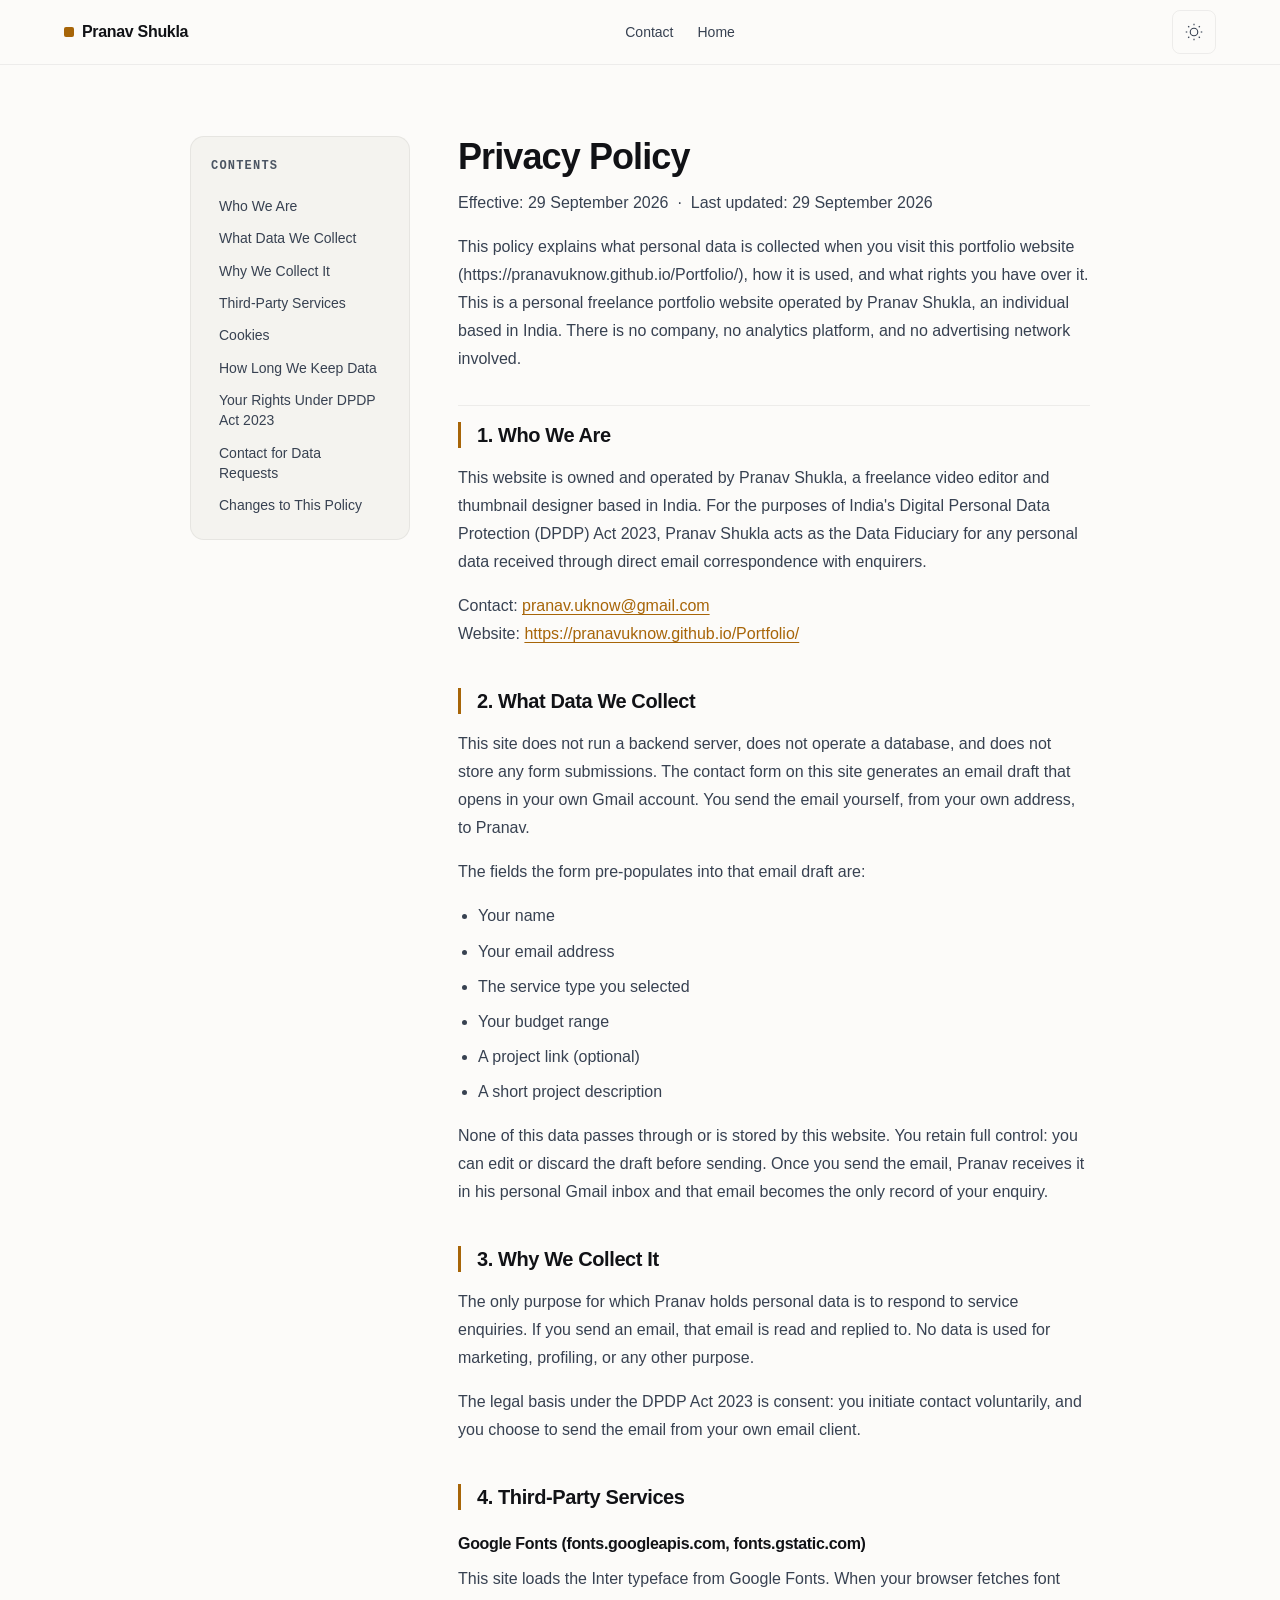
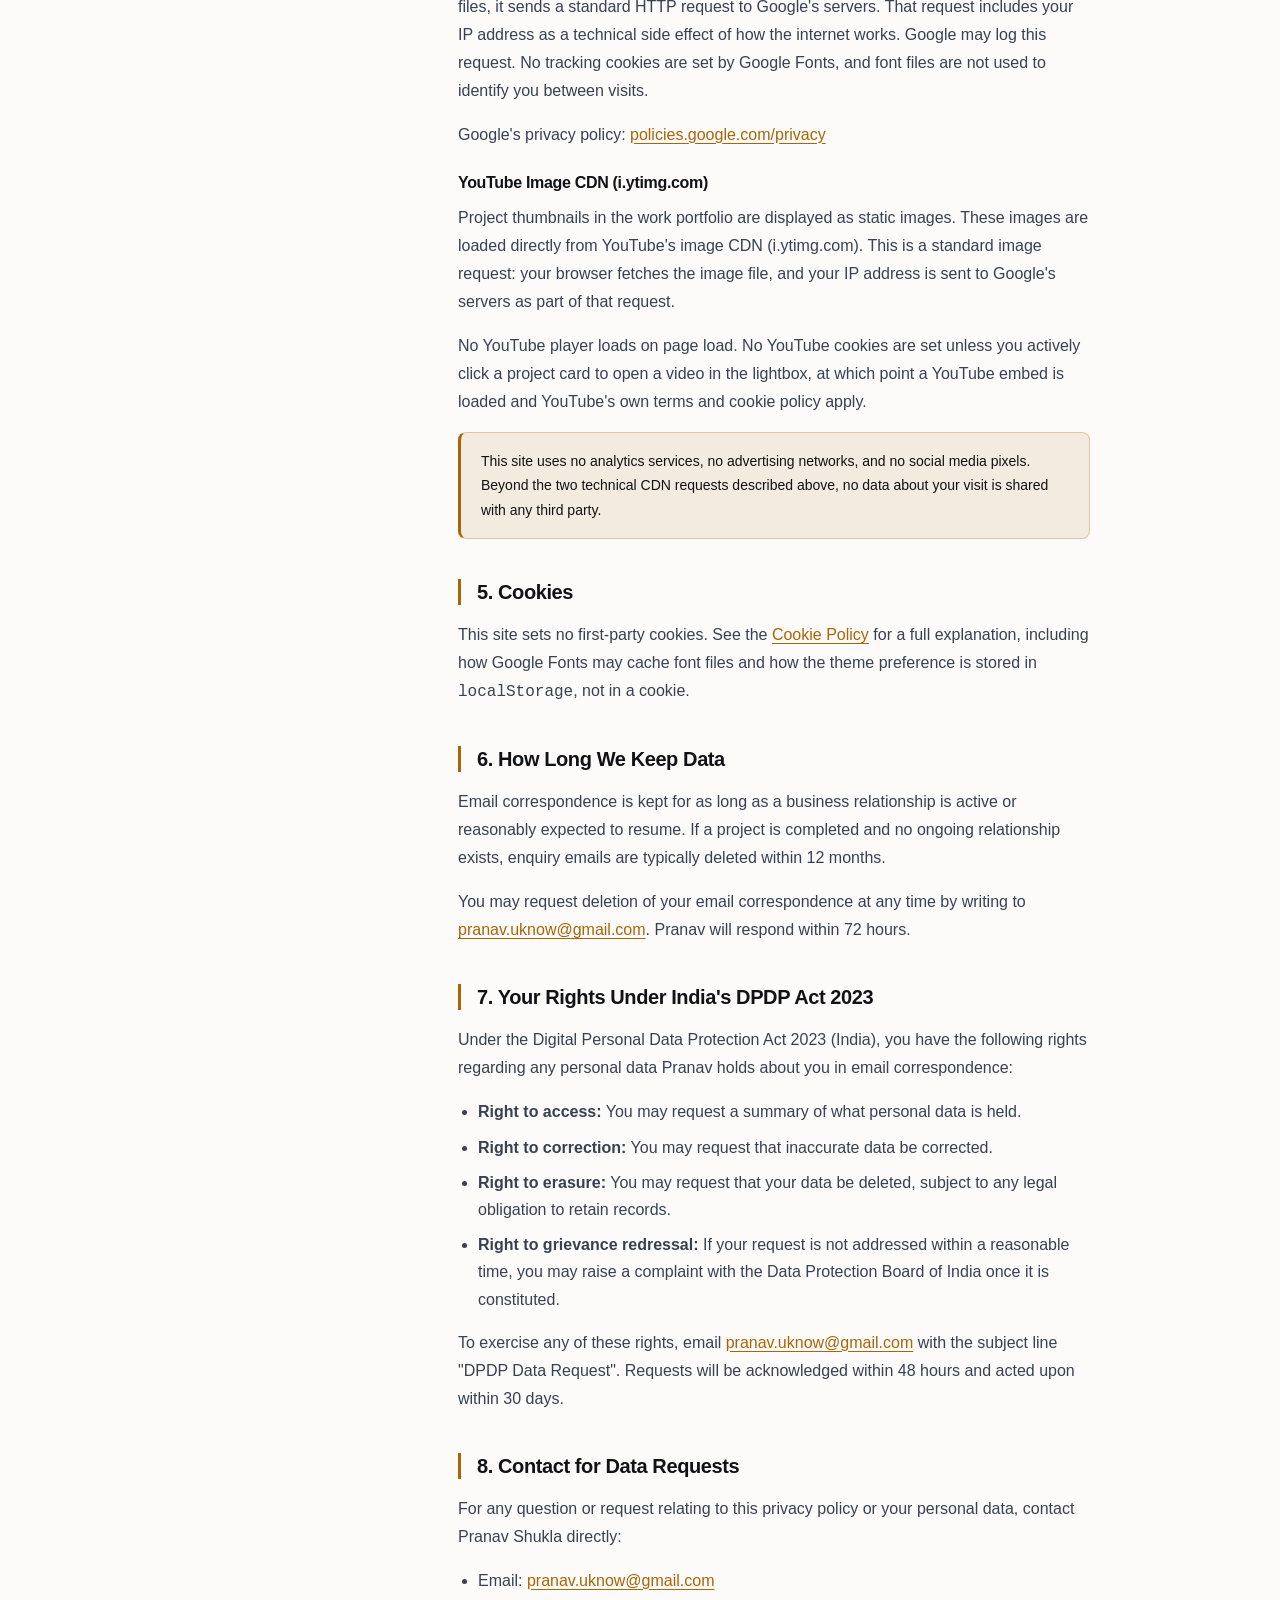
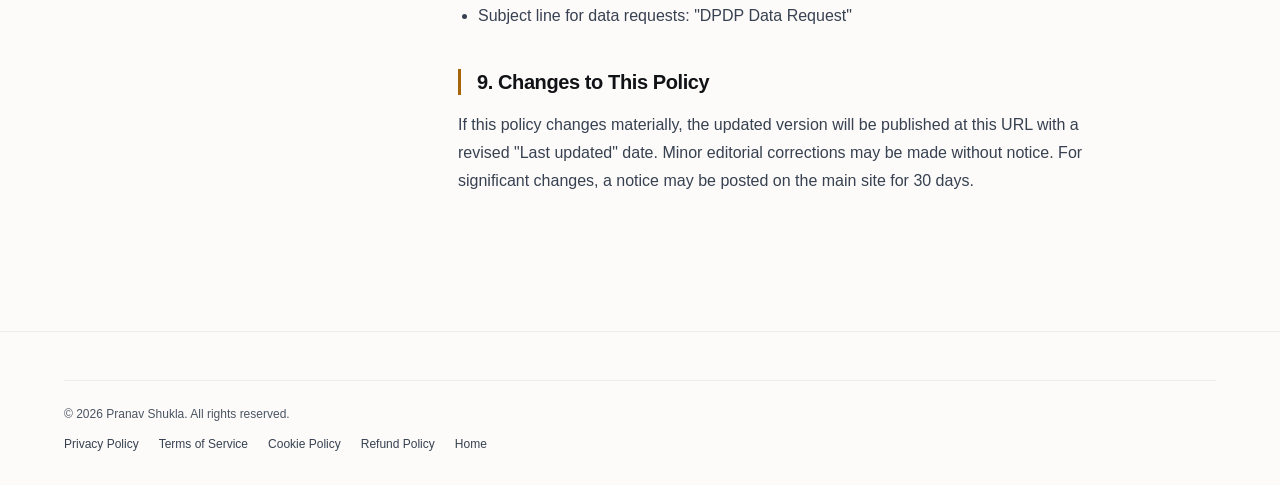
<file: privacy-policy.html>
<!DOCTYPE html>
<html lang="en" data-theme="dark">
<head>
  <meta charset="UTF-8">
  <meta name="viewport" content="width=device-width, initial-scale=1.0">
  <title>Privacy Policy — Pranav Shukla</title>
  <meta name="description" content="Privacy policy for Pranav Shukla's portfolio (pranavuknow.github.io/Portfolio). How Pranav Shukla handles personal data collected through this freelance portfolio website.">
  <meta name="robots" content="noindex, follow">
  <meta http-equiv="Content-Security-Policy" content="default-src 'self'; img-src 'self' https://i.ytimg.com data:; frame-src https://www.youtube-nocookie.com; style-src 'self' 'unsafe-inline' https://fonts.googleapis.com; font-src 'self' https://fonts.gstatic.com; script-src 'self' 'unsafe-inline';">
  <link rel="canonical" href="https://pranavuknow.github.io/Portfolio/privacy-policy.html">
  <!-- Fonts -->
  <link rel="preconnect" href="https://fonts.googleapis.com">
  <link rel="preconnect" href="https://fonts.gstatic.com" crossorigin>
  <link href="https://fonts.googleapis.com/css2?family=Inter:wght@400;500;600;700&display=swap" rel="stylesheet">
  <!-- Styles -->
  <link rel="stylesheet" href="./assets/css/main.css">
  <link rel="stylesheet" href="./assets/css/legal.css">
  <link rel="icon" type="image/svg+xml" href="./assets/favicon.svg">
  <!-- Theme init: prevent flash -->
  <script>(function(){var s=localStorage.getItem('pranav-theme');var p=s||(window.matchMedia('(prefers-color-scheme:light)').matches?'light':'dark');document.documentElement.setAttribute('data-theme',p);})();</script>
</head>
<body>
  <a href="#main-content" class="skip-link">Skip to main content</a>

  <!-- Navigation -->
  <header class="nav" id="nav" role="banner">
    <div class="nav__inner container">
      <a href="index.html" class="nav__logo" aria-label="Pranav Shukla, back to home">
        <span class="nav__logo-mark" aria-hidden="true"></span>
        <span class="nav__logo-name">Pranav Shukla</span>
      </a>
      <nav class="nav__links" role="navigation" aria-label="Primary navigation">
        <a href="index.html#contact" class="nav__link">Contact</a>
        <a href="index.html" class="nav__link">Home</a>
      </nav>
      <div class="nav__actions">
        <button class="theme-toggle" id="themeToggle" type="button" aria-label="Switch to light mode" title="Toggle theme">
          <svg class="theme-toggle__icon theme-toggle__icon--sun" width="18" height="18" viewBox="0 0 24 24" fill="none" stroke="currentColor" stroke-width="1.5" aria-hidden="true"><circle cx="12" cy="12" r="5"/><line x1="12" y1="1" x2="12" y2="3"/><line x1="12" y1="21" x2="12" y2="23"/><line x1="4.22" y1="4.22" x2="5.64" y2="5.64"/><line x1="18.36" y1="18.36" x2="19.78" y2="19.78"/><line x1="1" y1="12" x2="3" y2="12"/><line x1="21" y1="12" x2="23" y2="12"/><line x1="4.22" y1="19.78" x2="5.64" y2="18.36"/><line x1="18.36" y1="5.64" x2="19.78" y2="4.22"/></svg>
          <svg class="theme-toggle__icon theme-toggle__icon--moon" width="18" height="18" viewBox="0 0 24 24" fill="none" stroke="currentColor" stroke-width="1.5" aria-hidden="true"><path d="M21 12.79A9 9 0 1 1 11.21 3 7 7 0 0 0 21 12.79z"/></svg>
        </button>
      </div>
    </div>
  </header>

  <main id="main-content" tabindex="-1" class="legal-page">
    <div class="container">
      <div class="legal-page__inner">

        <!-- Mobile collapsible TOC -->
        <details class="legal-toc__mobile">
          <summary>Contents</summary>
          <ol class="legal-toc__list">
            <li><a href="#who-we-are">Who We Are</a></li>
            <li><a href="#data-collected">What Data We Collect</a></li>
            <li><a href="#why-we-collect">Why We Collect It</a></li>
            <li><a href="#third-party-services">Third-Party Services</a></li>
            <li><a href="#cookies">Cookies</a></li>
            <li><a href="#data-retention">How Long We Keep Data</a></li>
            <li><a href="#your-rights">Your Rights Under DPDP Act 2023</a></li>
            <li><a href="#data-requests">Contact for Data Requests</a></li>
            <li><a href="#policy-changes">Changes to This Policy</a></li>
          </ol>
        </details>

        <!-- Desktop sticky TOC -->
        <aside class="legal-toc" aria-label="Page contents">
          <p class="legal-toc__heading">Contents</p>
          <ol class="legal-toc__list">
            <li><a href="#who-we-are">Who We Are</a></li>
            <li><a href="#data-collected">What Data We Collect</a></li>
            <li><a href="#why-we-collect">Why We Collect It</a></li>
            <li><a href="#third-party-services">Third-Party Services</a></li>
            <li><a href="#cookies">Cookies</a></li>
            <li><a href="#data-retention">How Long We Keep Data</a></li>
            <li><a href="#your-rights">Your Rights Under DPDP Act 2023</a></li>
            <li><a href="#data-requests">Contact for Data Requests</a></li>
            <li><a href="#policy-changes">Changes to This Policy</a></li>
          </ol>
        </aside>

        <!-- Content -->
        <article class="legal-content">
          <h1 class="legal-title">Privacy Policy</h1>
          <p class="legal-meta">Effective: 29 September 2026 &nbsp;·&nbsp; Last updated: 29 September 2026</p>
          <p class="legal-intro">
            This policy explains what personal data is collected when you visit this portfolio website (https://pranavuknow.github.io/Portfolio/), how it is used, and what rights you have over it. This is a personal freelance portfolio website operated by Pranav Shukla, an individual based in India. There is no company, no analytics platform, and no advertising network involved.
          </p>

          <!-- 1 -->
          <section class="legal-section" id="who-we-are">
            <h2>1. Who We Are</h2>
            <p>
              This website is owned and operated by Pranav Shukla, a freelance video editor and thumbnail designer based in India. For the purposes of India's Digital Personal Data Protection (DPDP) Act 2023, Pranav Shukla acts as the Data Fiduciary for any personal data received through direct email correspondence with enquirers.
            </p>
            <p>
              Contact: <a href="mailto:pranav.uknow@gmail.com">pranav.uknow@gmail.com</a><br>
              Website: <a href="https://pranavuknow.github.io/Portfolio/" rel="noopener">https://pranavuknow.github.io/Portfolio/</a>
            </p>
          </section>

          <!-- 2 -->
          <section class="legal-section" id="data-collected">
            <h2>2. What Data We Collect</h2>
            <p>
              This site does not run a backend server, does not operate a database, and does not store any form submissions. The contact form on this site generates an email draft that opens in your own Gmail account. You send the email yourself, from your own address, to Pranav.
            </p>
            <p>The fields the form pre-populates into that email draft are:</p>
            <ul>
              <li>Your name</li>
              <li>Your email address</li>
              <li>The service type you selected</li>
              <li>Your budget range</li>
              <li>A project link (optional)</li>
              <li>A short project description</li>
            </ul>
            <p>
              None of this data passes through or is stored by this website. You retain full control: you can edit or discard the draft before sending. Once you send the email, Pranav receives it in his personal Gmail inbox and that email becomes the only record of your enquiry.
            </p>
          </section>

          <!-- 3 -->
          <section class="legal-section" id="why-we-collect">
            <h2>3. Why We Collect It</h2>
            <p>
              The only purpose for which Pranav holds personal data is to respond to service enquiries. If you send an email, that email is read and replied to. No data is used for marketing, profiling, or any other purpose.
            </p>
            <p>
              The legal basis under the DPDP Act 2023 is consent: you initiate contact voluntarily, and you choose to send the email from your own email client.
            </p>
          </section>

          <!-- 4 -->
          <section class="legal-section" id="third-party-services">
            <h2>4. Third-Party Services</h2>

            <h3>Google Fonts (fonts.googleapis.com, fonts.gstatic.com)</h3>
            <p>
              This site loads the Inter typeface from Google Fonts. When your browser fetches font files, it sends a standard HTTP request to Google's servers. That request includes your IP address as a technical side effect of how the internet works. Google may log this request. No tracking cookies are set by Google Fonts, and font files are not used to identify you between visits.
            </p>
            <p>
              Google's privacy policy: <a href="https://policies.google.com/privacy" rel="noopener noreferrer" target="_blank">policies.google.com/privacy</a>
            </p>

            <h3>YouTube Image CDN (i.ytimg.com)</h3>
            <p>
              Project thumbnails in the work portfolio are displayed as static images. These images are loaded directly from YouTube's image CDN (i.ytimg.com). This is a standard image request: your browser fetches the image file, and your IP address is sent to Google's servers as part of that request.
            </p>
            <p>
              No YouTube player loads on page load. No YouTube cookies are set unless you actively click a project card to open a video in the lightbox, at which point a YouTube embed is loaded and YouTube's own terms and cookie policy apply.
            </p>

            <div class="legal-highlight">
              <p>This site uses no analytics services, no advertising networks, and no social media pixels. Beyond the two technical CDN requests described above, no data about your visit is shared with any third party.</p>
            </div>
          </section>

          <!-- 5 -->
          <section class="legal-section" id="cookies">
            <h2>5. Cookies</h2>
            <p>
              This site sets no first-party cookies. See the <a href="cookie-policy.html">Cookie Policy</a> for a full explanation, including how Google Fonts may cache font files and how the theme preference is stored in <code>localStorage</code>, not in a cookie.
            </p>
          </section>

          <!-- 6 -->
          <section class="legal-section" id="data-retention">
            <h2>6. How Long We Keep Data</h2>
            <p>
              Email correspondence is kept for as long as a business relationship is active or reasonably expected to resume. If a project is completed and no ongoing relationship exists, enquiry emails are typically deleted within 12 months.
            </p>
            <p>
              You may request deletion of your email correspondence at any time by writing to <a href="mailto:pranav.uknow@gmail.com">pranav.uknow@gmail.com</a>. Pranav will respond within 72 hours.
            </p>
          </section>

          <!-- 7 -->
          <section class="legal-section" id="your-rights">
            <h2>7. Your Rights Under India's DPDP Act 2023</h2>
            <p>
              Under the Digital Personal Data Protection Act 2023 (India), you have the following rights regarding any personal data Pranav holds about you in email correspondence:
            </p>
            <ul>
              <li><strong>Right to access:</strong> You may request a summary of what personal data is held.</li>
              <li><strong>Right to correction:</strong> You may request that inaccurate data be corrected.</li>
              <li><strong>Right to erasure:</strong> You may request that your data be deleted, subject to any legal obligation to retain records.</li>
              <li><strong>Right to grievance redressal:</strong> If your request is not addressed within a reasonable time, you may raise a complaint with the Data Protection Board of India once it is constituted.</li>
            </ul>
            <p>
              To exercise any of these rights, email <a href="mailto:pranav.uknow@gmail.com">pranav.uknow@gmail.com</a> with the subject line "DPDP Data Request". Requests will be acknowledged within 48 hours and acted upon within 30 days.
            </p>
          </section>

          <!-- 8 -->
          <section class="legal-section" id="data-requests">
            <h2>8. Contact for Data Requests</h2>
            <p>
              For any question or request relating to this privacy policy or your personal data, contact Pranav Shukla directly:
            </p>
            <ul>
              <li>Email: <a href="mailto:pranav.uknow@gmail.com">pranav.uknow@gmail.com</a></li>
              <li>Subject line for data requests: "DPDP Data Request"</li>
            </ul>
          </section>

          <!-- 9 -->
          <section class="legal-section" id="policy-changes">
            <h2>9. Changes to This Policy</h2>
            <p>
              If this policy changes materially, the updated version will be published at this URL with a revised "Last updated" date. Minor editorial corrections may be made without notice. For significant changes, a notice may be posted on the main site for 30 days.
            </p>
          </section>
        </article>

      </div>
    </div>
  </main>

  <footer class="footer" role="contentinfo">
    <div class="container">
      <div class="footer__bottom">
        <p class="footer__copy">&copy; <span id="year"></span> Pranav Shukla. All rights reserved.</p>
        <nav class="footer__legal-links" aria-label="Legal pages">
          <a href="privacy-policy.html" class="footer__link">Privacy Policy</a>
          <a href="terms.html" class="footer__link">Terms of Service</a>
          <a href="cookie-policy.html" class="footer__link">Cookie Policy</a>
          <a href="refund-policy.html" class="footer__link">Refund Policy</a>
          <a href="index.html" class="footer__link">Home</a>
        </nav>
      </div>
    </div>
  </footer>

  <div class="toast" id="toastNotification" role="status" aria-live="polite"></div>
  <script src="./assets/js/analytics.js"></script>
  <script src="./assets/js/main.js"></script>
</body>
</html>
</file>
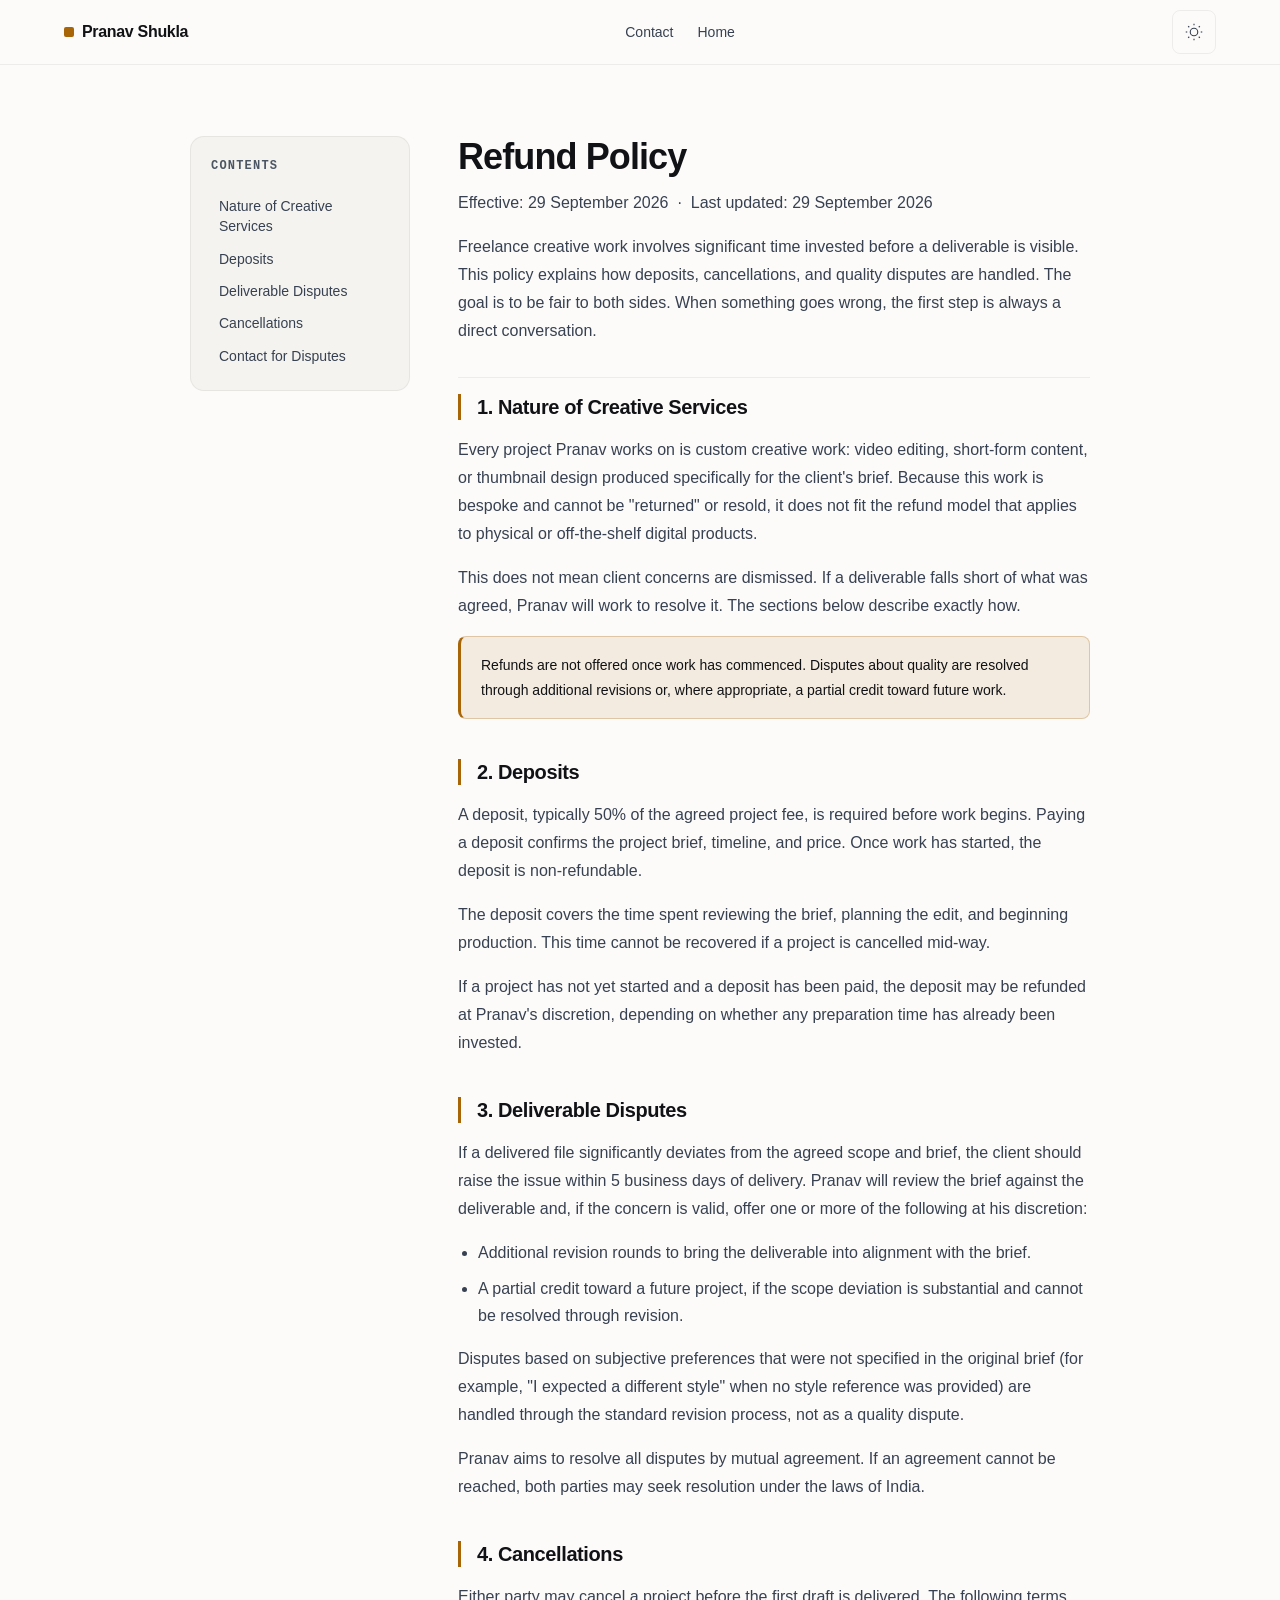
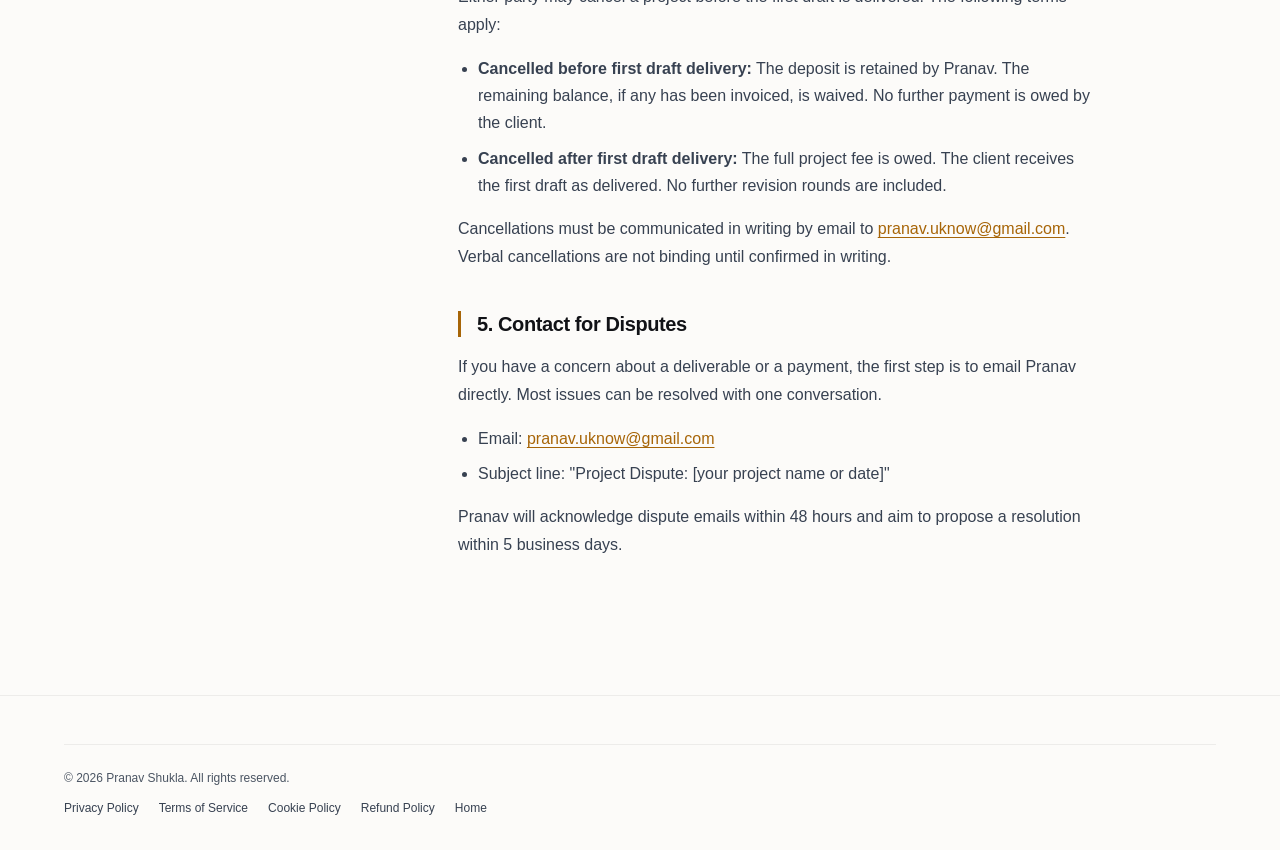
<file: refund-policy.html>
<!DOCTYPE html>
<html lang="en" data-theme="dark">
<head>
  <meta charset="UTF-8">
  <meta name="viewport" content="width=device-width, initial-scale=1.0">
  <title>Refund Policy — Pranav Shukla</title>
  <meta name="description" content="Refund and cancellation policy for freelance video editing and thumbnail design services by Pranav Shukla.">
  <meta name="robots" content="noindex, follow">
  <meta http-equiv="Content-Security-Policy" content="default-src 'self'; img-src 'self' https://i.ytimg.com data:; frame-src https://www.youtube-nocookie.com; style-src 'self' 'unsafe-inline' https://fonts.googleapis.com; font-src 'self' https://fonts.gstatic.com; script-src 'self' 'unsafe-inline';">
  <link rel="canonical" href="https://pranavuknow.github.io/Portfolio/refund-policy.html">
  <!-- Fonts -->
  <link rel="preconnect" href="https://fonts.googleapis.com">
  <link rel="preconnect" href="https://fonts.gstatic.com" crossorigin>
  <link href="https://fonts.googleapis.com/css2?family=Inter:wght@400;500;600;700&display=swap" rel="stylesheet">
  <!-- Styles -->
  <link rel="stylesheet" href="./assets/css/main.css">
  <link rel="stylesheet" href="./assets/css/legal.css">
  <link rel="icon" type="image/svg+xml" href="./assets/favicon.svg">
  <!-- Theme init: prevent flash -->
  <script>(function(){var s=localStorage.getItem('pranav-theme');var p=s||(window.matchMedia('(prefers-color-scheme:light)').matches?'light':'dark');document.documentElement.setAttribute('data-theme',p);})();</script>
</head>
<body>
  <a href="#main-content" class="skip-link">Skip to main content</a>

  <!-- Navigation -->
  <header class="nav" id="nav" role="banner">
    <div class="nav__inner container">
      <a href="index.html" class="nav__logo" aria-label="Pranav Shukla, back to home">
        <span class="nav__logo-mark" aria-hidden="true"></span>
        <span class="nav__logo-name">Pranav Shukla</span>
      </a>
      <nav class="nav__links" role="navigation" aria-label="Primary navigation">
        <a href="index.html#contact" class="nav__link">Contact</a>
        <a href="index.html" class="nav__link">Home</a>
      </nav>
      <div class="nav__actions">
        <button class="theme-toggle" id="themeToggle" type="button" aria-label="Switch to light mode" title="Toggle theme">
          <svg class="theme-toggle__icon theme-toggle__icon--sun" width="18" height="18" viewBox="0 0 24 24" fill="none" stroke="currentColor" stroke-width="1.5" aria-hidden="true"><circle cx="12" cy="12" r="5"/><line x1="12" y1="1" x2="12" y2="3"/><line x1="12" y1="21" x2="12" y2="23"/><line x1="4.22" y1="4.22" x2="5.64" y2="5.64"/><line x1="18.36" y1="18.36" x2="19.78" y2="19.78"/><line x1="1" y1="12" x2="3" y2="12"/><line x1="21" y1="12" x2="23" y2="12"/><line x1="4.22" y1="19.78" x2="5.64" y2="18.36"/><line x1="18.36" y1="5.64" x2="19.78" y2="4.22"/></svg>
          <svg class="theme-toggle__icon theme-toggle__icon--moon" width="18" height="18" viewBox="0 0 24 24" fill="none" stroke="currentColor" stroke-width="1.5" aria-hidden="true"><path d="M21 12.79A9 9 0 1 1 11.21 3 7 7 0 0 0 21 12.79z"/></svg>
        </button>
      </div>
    </div>
  </header>

  <main id="main-content" tabindex="-1" class="legal-page">
    <div class="container">
      <div class="legal-page__inner">

        <!-- Mobile collapsible TOC -->
        <details class="legal-toc__mobile">
          <summary>Contents</summary>
          <ol class="legal-toc__list">
            <li><a href="#nature-of-services">Nature of Creative Services</a></li>
            <li><a href="#deposits">Deposits</a></li>
            <li><a href="#deliverable-disputes">Deliverable Disputes</a></li>
            <li><a href="#cancellations">Cancellations</a></li>
            <li><a href="#contact-disputes">Contact for Disputes</a></li>
          </ol>
        </details>

        <!-- Desktop sticky TOC -->
        <aside class="legal-toc" aria-label="Page contents">
          <p class="legal-toc__heading">Contents</p>
          <ol class="legal-toc__list">
            <li><a href="#nature-of-services">Nature of Creative Services</a></li>
            <li><a href="#deposits">Deposits</a></li>
            <li><a href="#deliverable-disputes">Deliverable Disputes</a></li>
            <li><a href="#cancellations">Cancellations</a></li>
            <li><a href="#contact-disputes">Contact for Disputes</a></li>
          </ol>
        </aside>

        <!-- Content -->
        <article class="legal-content">
          <h1 class="legal-title">Refund Policy</h1>
          <p class="legal-meta">Effective: 29 September 2026 &nbsp;·&nbsp; Last updated: 29 September 2026</p>
          <p class="legal-intro">
            Freelance creative work involves significant time invested before a deliverable is visible. This policy explains how deposits, cancellations, and quality disputes are handled. The goal is to be fair to both sides. When something goes wrong, the first step is always a direct conversation.
          </p>

          <!-- 1 -->
          <section class="legal-section" id="nature-of-services">
            <h2>1. Nature of Creative Services</h2>
            <p>
              Every project Pranav works on is custom creative work: video editing, short-form content, or thumbnail design produced specifically for the client's brief. Because this work is bespoke and cannot be "returned" or resold, it does not fit the refund model that applies to physical or off-the-shelf digital products.
            </p>
            <p>
              This does not mean client concerns are dismissed. If a deliverable falls short of what was agreed, Pranav will work to resolve it. The sections below describe exactly how.
            </p>

            <div class="legal-highlight">
              <p>Refunds are not offered once work has commenced. Disputes about quality are resolved through additional revisions or, where appropriate, a partial credit toward future work.</p>
            </div>
          </section>

          <!-- 2 -->
          <section class="legal-section" id="deposits">
            <h2>2. Deposits</h2>
            <p>
              A deposit, typically 50% of the agreed project fee, is required before work begins. Paying a deposit confirms the project brief, timeline, and price. Once work has started, the deposit is non-refundable.
            </p>
            <p>
              The deposit covers the time spent reviewing the brief, planning the edit, and beginning production. This time cannot be recovered if a project is cancelled mid-way.
            </p>
            <p>
              If a project has not yet started and a deposit has been paid, the deposit may be refunded at Pranav's discretion, depending on whether any preparation time has already been invested.
            </p>
          </section>

          <!-- 3 -->
          <section class="legal-section" id="deliverable-disputes">
            <h2>3. Deliverable Disputes</h2>
            <p>
              If a delivered file significantly deviates from the agreed scope and brief, the client should raise the issue within 5 business days of delivery. Pranav will review the brief against the deliverable and, if the concern is valid, offer one or more of the following at his discretion:
            </p>
            <ul>
              <li>Additional revision rounds to bring the deliverable into alignment with the brief.</li>
              <li>A partial credit toward a future project, if the scope deviation is substantial and cannot be resolved through revision.</li>
            </ul>
            <p>
              Disputes based on subjective preferences that were not specified in the original brief (for example, "I expected a different style" when no style reference was provided) are handled through the standard revision process, not as a quality dispute.
            </p>
            <p>
              Pranav aims to resolve all disputes by mutual agreement. If an agreement cannot be reached, both parties may seek resolution under the laws of India.
            </p>
          </section>

          <!-- 4 -->
          <section class="legal-section" id="cancellations">
            <h2>4. Cancellations</h2>
            <p>
              Either party may cancel a project before the first draft is delivered. The following terms apply:
            </p>
            <ul>
              <li><strong>Cancelled before first draft delivery:</strong> The deposit is retained by Pranav. The remaining balance, if any has been invoiced, is waived. No further payment is owed by the client.</li>
              <li><strong>Cancelled after first draft delivery:</strong> The full project fee is owed. The client receives the first draft as delivered. No further revision rounds are included.</li>
            </ul>
            <p>
              Cancellations must be communicated in writing by email to <a href="mailto:pranav.uknow@gmail.com">pranav.uknow@gmail.com</a>. Verbal cancellations are not binding until confirmed in writing.
            </p>
          </section>

          <!-- 5 -->
          <section class="legal-section" id="contact-disputes">
            <h2>5. Contact for Disputes</h2>
            <p>
              If you have a concern about a deliverable or a payment, the first step is to email Pranav directly. Most issues can be resolved with one conversation.
            </p>
            <ul>
              <li>Email: <a href="mailto:pranav.uknow@gmail.com">pranav.uknow@gmail.com</a></li>
              <li>Subject line: "Project Dispute: [your project name or date]"</li>
            </ul>
            <p>
              Pranav will acknowledge dispute emails within 48 hours and aim to propose a resolution within 5 business days.
            </p>
          </section>
        </article>

      </div>
    </div>
  </main>

  <footer class="footer" role="contentinfo">
    <div class="container">
      <div class="footer__bottom">
        <p class="footer__copy">&copy; <span id="year"></span> Pranav Shukla. All rights reserved.</p>
        <nav class="footer__legal-links" aria-label="Legal pages">
          <a href="privacy-policy.html" class="footer__link">Privacy Policy</a>
          <a href="terms.html" class="footer__link">Terms of Service</a>
          <a href="cookie-policy.html" class="footer__link">Cookie Policy</a>
          <a href="refund-policy.html" class="footer__link">Refund Policy</a>
          <a href="index.html" class="footer__link">Home</a>
        </nav>
      </div>
    </div>
  </footer>

  <div class="toast" id="toastNotification" role="status" aria-live="polite"></div>
  <script src="./assets/js/main.js"></script>
</body>
</html>
</file>
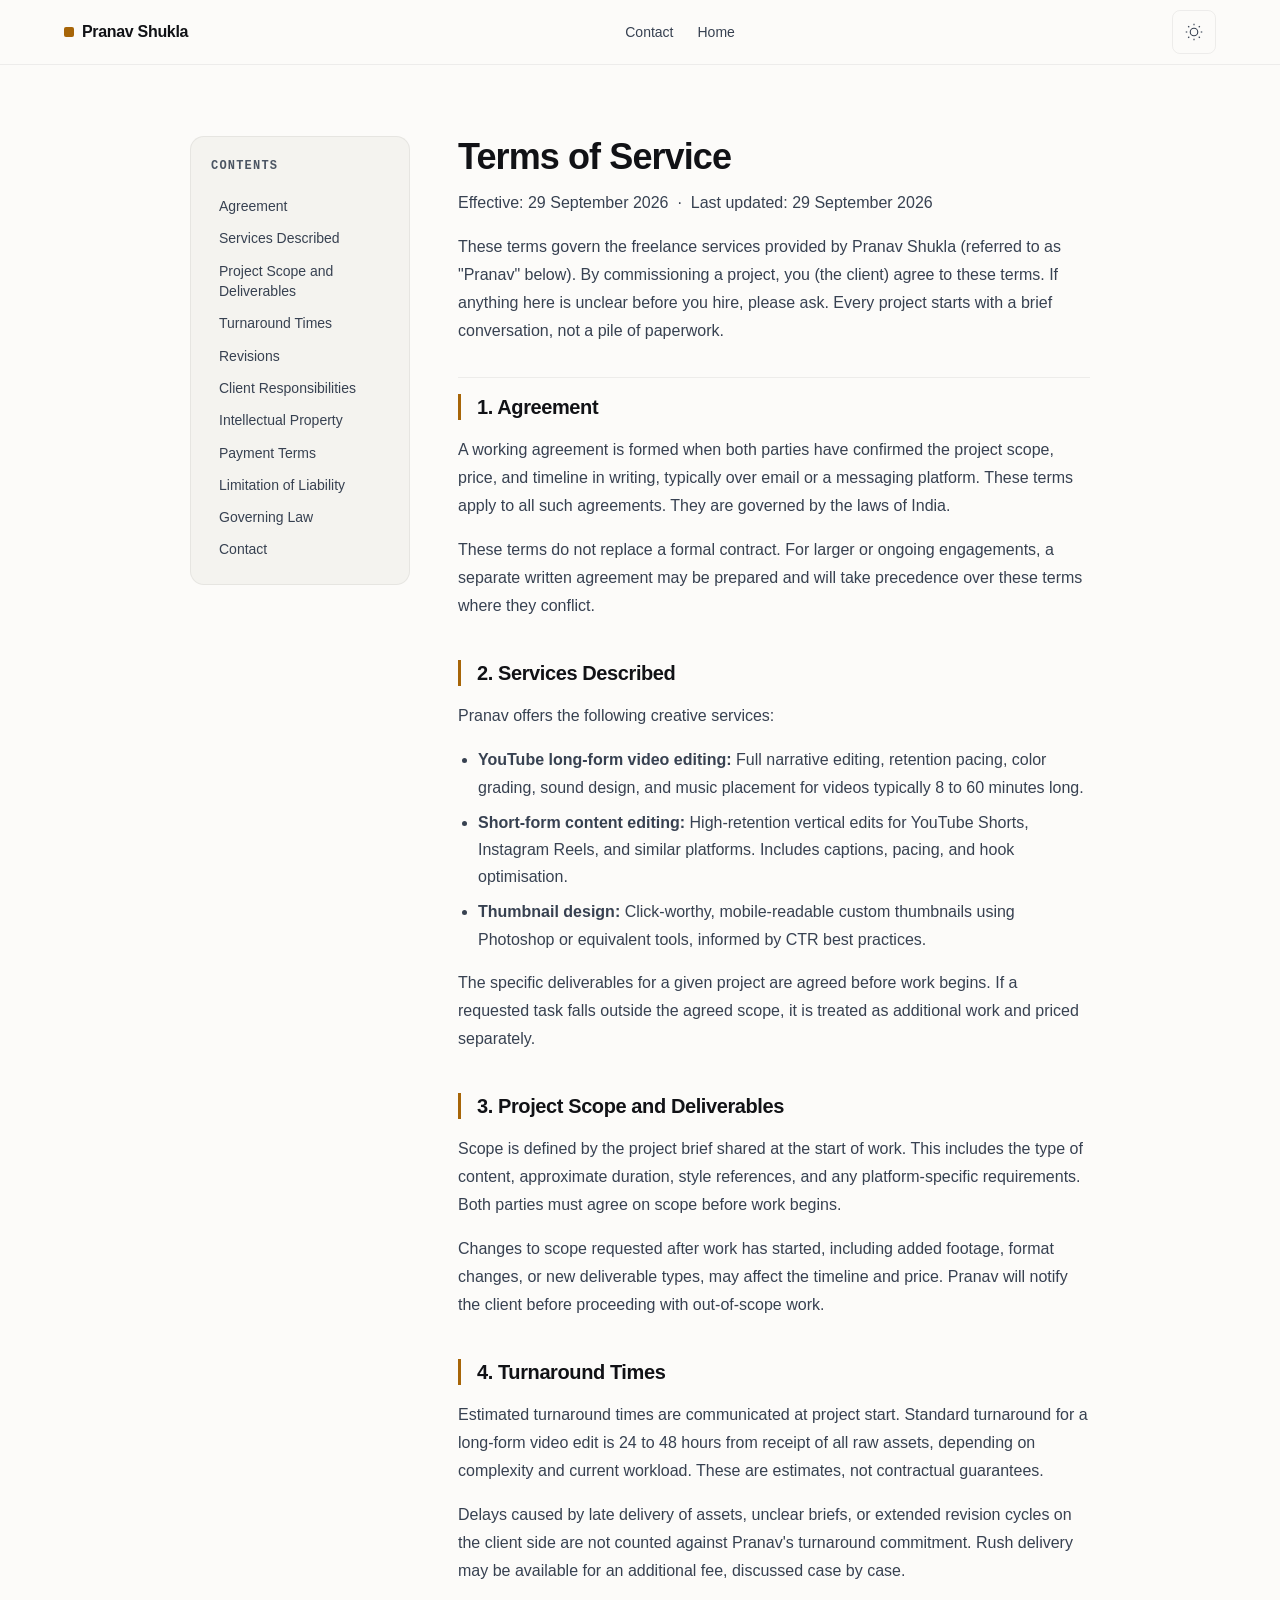
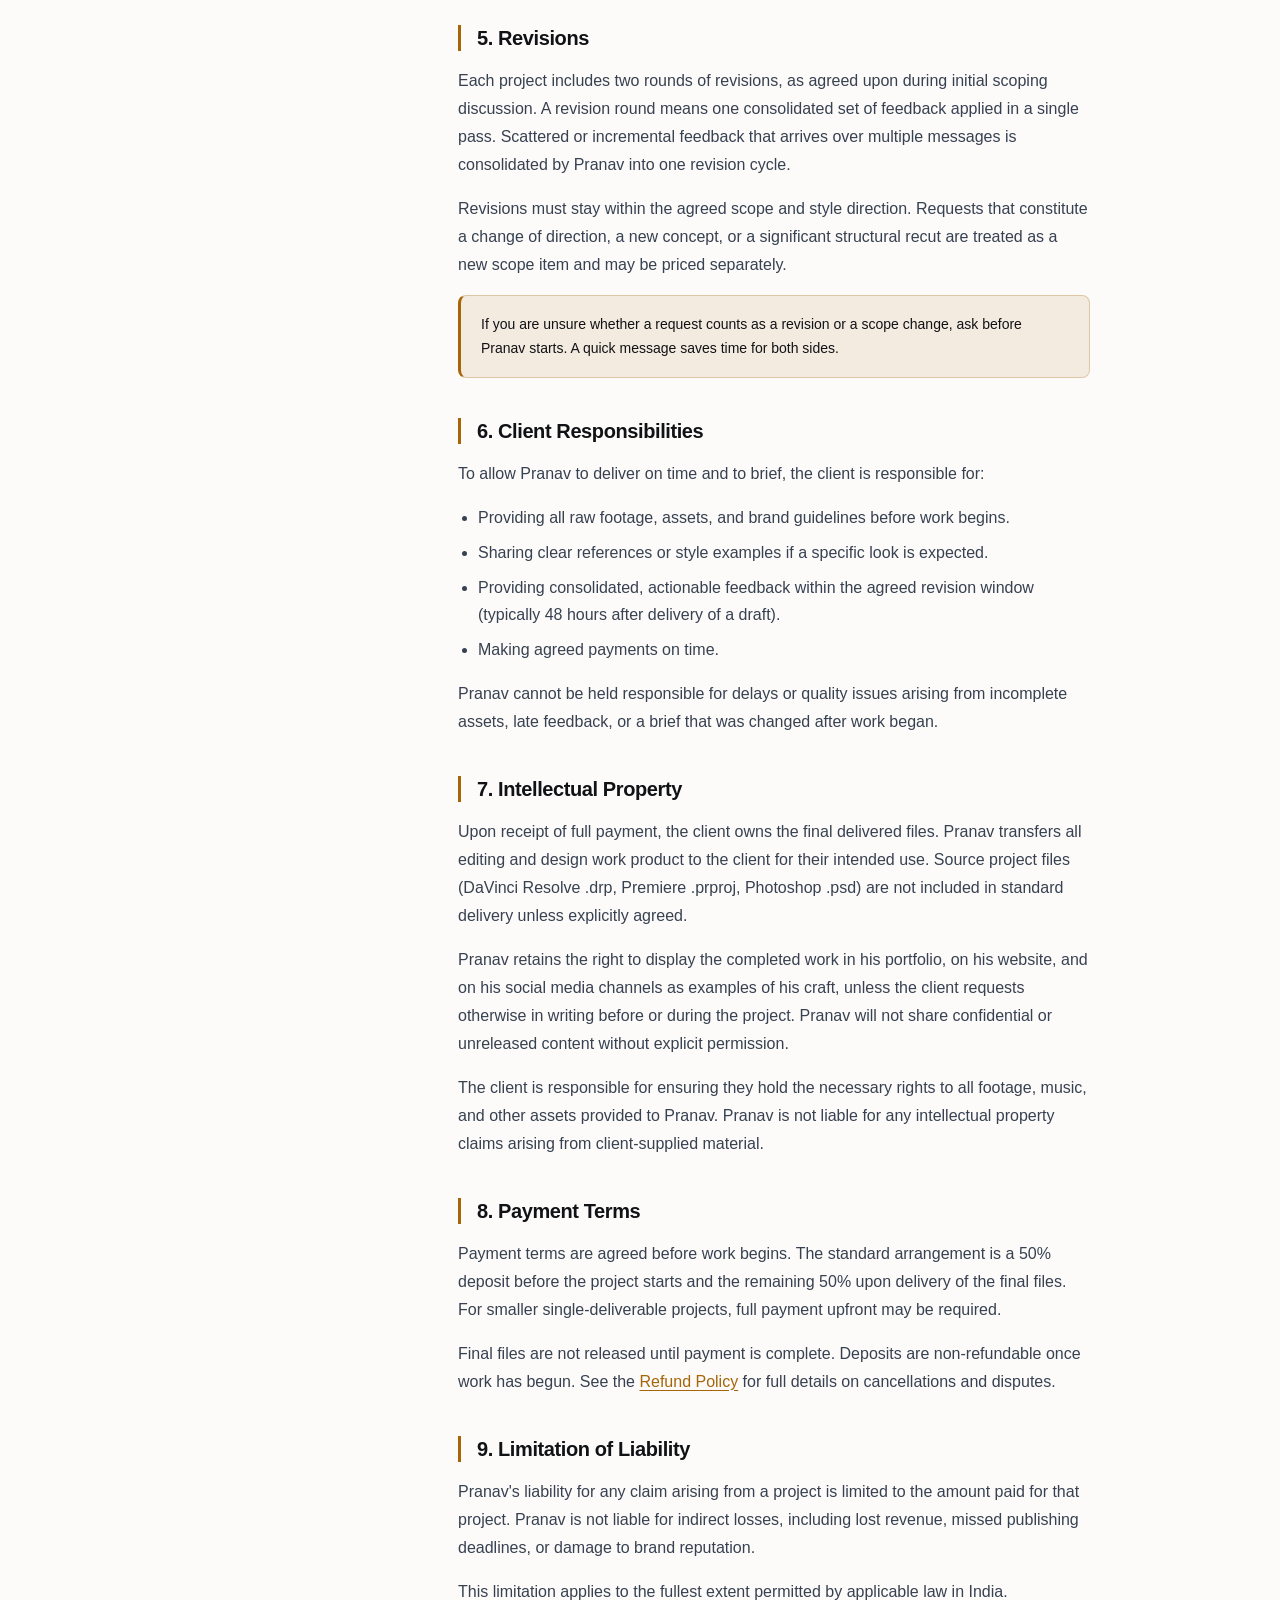
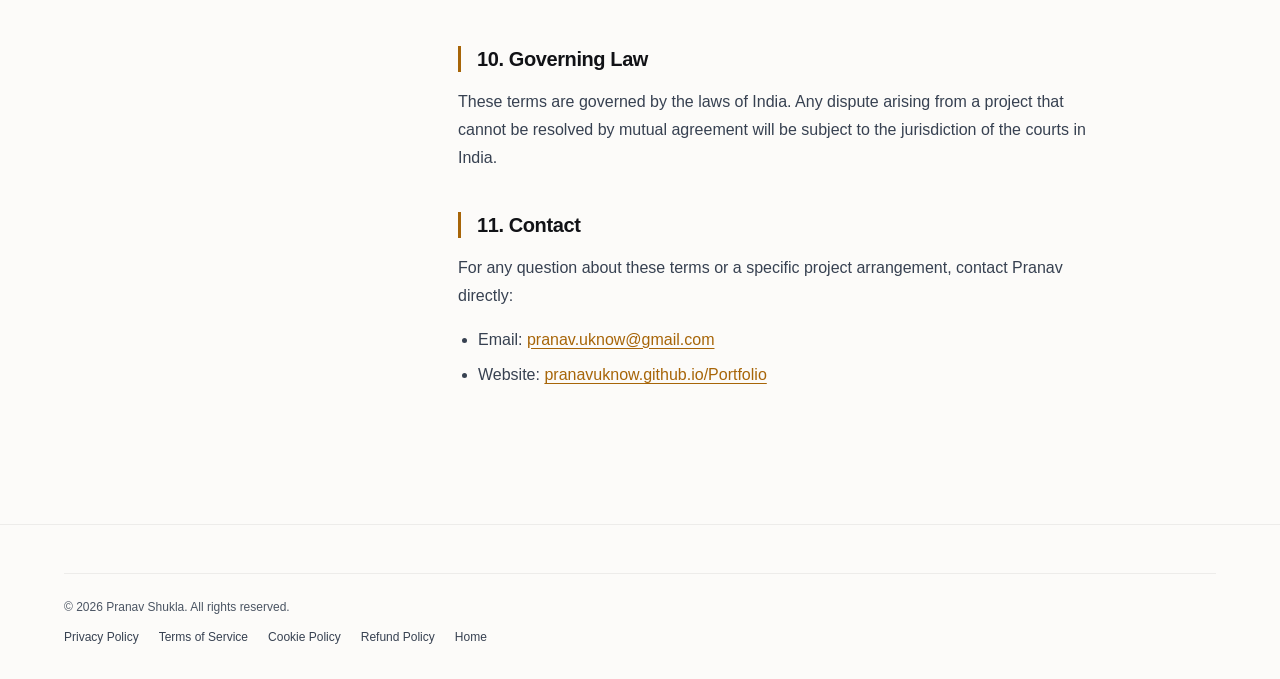
<file: terms.html>
<!DOCTYPE html>
<html lang="en" data-theme="dark">
<head>
  <meta charset="UTF-8">
  <meta name="viewport" content="width=device-width, initial-scale=1.0">
  <title>Terms of Service — Pranav Shukla</title>
  <meta name="description" content="Terms of service for freelance video editing and thumbnail design work by Pranav Shukla. Scope, revisions, payment, and IP ownership explained plainly.">
  <meta name="robots" content="noindex, follow">
  <meta http-equiv="Content-Security-Policy" content="default-src 'self'; img-src 'self' https://i.ytimg.com data:; frame-src https://www.youtube-nocookie.com; style-src 'self' 'unsafe-inline' https://fonts.googleapis.com; font-src 'self' https://fonts.gstatic.com; script-src 'self' 'unsafe-inline';">
  <link rel="canonical" href="https://pranavuknow.github.io/Portfolio/terms.html">
  <!-- Fonts -->
  <link rel="preconnect" href="https://fonts.googleapis.com">
  <link rel="preconnect" href="https://fonts.gstatic.com" crossorigin>
  <link href="https://fonts.googleapis.com/css2?family=Inter:wght@400;500;600;700&display=swap" rel="stylesheet">
  <!-- Styles -->
  <link rel="stylesheet" href="./assets/css/main.css">
  <link rel="stylesheet" href="./assets/css/legal.css">
  <link rel="icon" type="image/svg+xml" href="./assets/favicon.svg">
  <!-- Theme init: prevent flash -->
  <script>(function(){var s=localStorage.getItem('pranav-theme');var p=s||(window.matchMedia('(prefers-color-scheme:light)').matches?'light':'dark');document.documentElement.setAttribute('data-theme',p);})();</script>
</head>
<body>
  <a href="#main-content" class="skip-link">Skip to main content</a>

  <!-- Navigation -->
  <header class="nav" id="nav" role="banner">
    <div class="nav__inner container">
      <a href="index.html" class="nav__logo" aria-label="Pranav Shukla, back to home">
        <span class="nav__logo-mark" aria-hidden="true"></span>
        <span class="nav__logo-name">Pranav Shukla</span>
      </a>
      <nav class="nav__links" role="navigation" aria-label="Primary navigation">
        <a href="index.html#contact" class="nav__link">Contact</a>
        <a href="index.html" class="nav__link">Home</a>
      </nav>
      <div class="nav__actions">
        <button class="theme-toggle" id="themeToggle" type="button" aria-label="Switch to light mode" title="Toggle theme">
          <svg class="theme-toggle__icon theme-toggle__icon--sun" width="18" height="18" viewBox="0 0 24 24" fill="none" stroke="currentColor" stroke-width="1.5" aria-hidden="true"><circle cx="12" cy="12" r="5"/><line x1="12" y1="1" x2="12" y2="3"/><line x1="12" y1="21" x2="12" y2="23"/><line x1="4.22" y1="4.22" x2="5.64" y2="5.64"/><line x1="18.36" y1="18.36" x2="19.78" y2="19.78"/><line x1="1" y1="12" x2="3" y2="12"/><line x1="21" y1="12" x2="23" y2="12"/><line x1="4.22" y1="19.78" x2="5.64" y2="18.36"/><line x1="18.36" y1="5.64" x2="19.78" y2="4.22"/></svg>
          <svg class="theme-toggle__icon theme-toggle__icon--moon" width="18" height="18" viewBox="0 0 24 24" fill="none" stroke="currentColor" stroke-width="1.5" aria-hidden="true"><path d="M21 12.79A9 9 0 1 1 11.21 3 7 7 0 0 0 21 12.79z"/></svg>
        </button>
      </div>
    </div>
  </header>

  <main id="main-content" tabindex="-1" class="legal-page">
    <div class="container">
      <div class="legal-page__inner">

        <!-- Mobile collapsible TOC -->
        <details class="legal-toc__mobile">
          <summary>Contents</summary>
          <ol class="legal-toc__list">
            <li><a href="#agreement">Agreement</a></li>
            <li><a href="#services">Services Described</a></li>
            <li><a href="#scope">Project Scope and Deliverables</a></li>
            <li><a href="#turnaround">Turnaround Times</a></li>
            <li><a href="#revisions">Revisions</a></li>
            <li><a href="#client-responsibilities">Client Responsibilities</a></li>
            <li><a href="#intellectual-property">Intellectual Property</a></li>
            <li><a href="#payment">Payment Terms</a></li>
            <li><a href="#liability">Limitation of Liability</a></li>
            <li><a href="#governing-law">Governing Law</a></li>
            <li><a href="#contact">Contact</a></li>
          </ol>
        </details>

        <!-- Desktop sticky TOC -->
        <aside class="legal-toc" aria-label="Page contents">
          <p class="legal-toc__heading">Contents</p>
          <ol class="legal-toc__list">
            <li><a href="#agreement">Agreement</a></li>
            <li><a href="#services">Services Described</a></li>
            <li><a href="#scope">Project Scope and Deliverables</a></li>
            <li><a href="#turnaround">Turnaround Times</a></li>
            <li><a href="#revisions">Revisions</a></li>
            <li><a href="#client-responsibilities">Client Responsibilities</a></li>
            <li><a href="#intellectual-property">Intellectual Property</a></li>
            <li><a href="#payment">Payment Terms</a></li>
            <li><a href="#liability">Limitation of Liability</a></li>
            <li><a href="#governing-law">Governing Law</a></li>
            <li><a href="#contact">Contact</a></li>
          </ol>
        </aside>

        <!-- Content -->
        <article class="legal-content">
          <h1 class="legal-title">Terms of Service</h1>
          <p class="legal-meta">Effective: 29 September 2026 &nbsp;·&nbsp; Last updated: 29 September 2026</p>
          <p class="legal-intro">
            These terms govern the freelance services provided by Pranav Shukla (referred to as "Pranav" below). By commissioning a project, you (the client) agree to these terms. If anything here is unclear before you hire, please ask. Every project starts with a brief conversation, not a pile of paperwork.
          </p>

          <!-- 1 -->
          <section class="legal-section" id="agreement">
            <h2>1. Agreement</h2>
            <p>
              A working agreement is formed when both parties have confirmed the project scope, price, and timeline in writing, typically over email or a messaging platform. These terms apply to all such agreements. They are governed by the laws of India.
            </p>
            <p>
              These terms do not replace a formal contract. For larger or ongoing engagements, a separate written agreement may be prepared and will take precedence over these terms where they conflict.
            </p>
          </section>

          <!-- 2 -->
          <section class="legal-section" id="services">
            <h2>2. Services Described</h2>
            <p>Pranav offers the following creative services:</p>
            <ul>
              <li><strong>YouTube long-form video editing:</strong> Full narrative editing, retention pacing, color grading, sound design, and music placement for videos typically 8 to 60 minutes long.</li>
              <li><strong>Short-form content editing:</strong> High-retention vertical edits for YouTube Shorts, Instagram Reels, and similar platforms. Includes captions, pacing, and hook optimisation.</li>
              <li><strong>Thumbnail design:</strong> Click-worthy, mobile-readable custom thumbnails using Photoshop or equivalent tools, informed by CTR best practices.</li>
            </ul>
            <p>
              The specific deliverables for a given project are agreed before work begins. If a requested task falls outside the agreed scope, it is treated as additional work and priced separately.
            </p>
          </section>

          <!-- 3 -->
          <section class="legal-section" id="scope">
            <h2>3. Project Scope and Deliverables</h2>
            <p>
              Scope is defined by the project brief shared at the start of work. This includes the type of content, approximate duration, style references, and any platform-specific requirements. Both parties must agree on scope before work begins.
            </p>
            <p>
              Changes to scope requested after work has started, including added footage, format changes, or new deliverable types, may affect the timeline and price. Pranav will notify the client before proceeding with out-of-scope work.
            </p>
          </section>

          <!-- 4 -->
          <section class="legal-section" id="turnaround">
            <h2>4. Turnaround Times</h2>
            <p>
              Estimated turnaround times are communicated at project start. Standard turnaround for a long-form video edit is 24 to 48 hours from receipt of all raw assets, depending on complexity and current workload. These are estimates, not contractual guarantees.
            </p>
            <p>
              Delays caused by late delivery of assets, unclear briefs, or extended revision cycles on the client side are not counted against Pranav's turnaround commitment. Rush delivery may be available for an additional fee, discussed case by case.
            </p>
          </section>

          <!-- 5 -->
          <section class="legal-section" id="revisions">
            <h2>5. Revisions</h2>
            <p>
              Each project includes two rounds of revisions, as agreed upon during initial scoping discussion. A revision round means one consolidated set of feedback applied in a single pass. Scattered or incremental feedback that arrives over multiple messages is consolidated by Pranav into one revision cycle.
            </p>
            <p>
              Revisions must stay within the agreed scope and style direction. Requests that constitute a change of direction, a new concept, or a significant structural recut are treated as a new scope item and may be priced separately.
            </p>

            <div class="legal-highlight">
              <p>If you are unsure whether a request counts as a revision or a scope change, ask before Pranav starts. A quick message saves time for both sides.</p>
            </div>
          </section>

          <!-- 6 -->
          <section class="legal-section" id="client-responsibilities">
            <h2>6. Client Responsibilities</h2>
            <p>To allow Pranav to deliver on time and to brief, the client is responsible for:</p>
            <ul>
              <li>Providing all raw footage, assets, and brand guidelines before work begins.</li>
              <li>Sharing clear references or style examples if a specific look is expected.</li>
              <li>Providing consolidated, actionable feedback within the agreed revision window (typically 48 hours after delivery of a draft).</li>
              <li>Making agreed payments on time.</li>
            </ul>
            <p>
              Pranav cannot be held responsible for delays or quality issues arising from incomplete assets, late feedback, or a brief that was changed after work began.
            </p>
          </section>

          <!-- 7 -->
          <section class="legal-section" id="intellectual-property">
            <h2>7. Intellectual Property</h2>
            <p>
              Upon receipt of full payment, the client owns the final delivered files. Pranav transfers all editing and design work product to the client for their intended use. Source project files (DaVinci Resolve .drp, Premiere .prproj, Photoshop .psd) are not included in standard delivery unless explicitly agreed.
            </p>
            <p>
              Pranav retains the right to display the completed work in his portfolio, on his website, and on his social media channels as examples of his craft, unless the client requests otherwise in writing before or during the project. Pranav will not share confidential or unreleased content without explicit permission.
            </p>
            <p>
              The client is responsible for ensuring they hold the necessary rights to all footage, music, and other assets provided to Pranav. Pranav is not liable for any intellectual property claims arising from client-supplied material.
            </p>
          </section>

          <!-- 8 -->
          <section class="legal-section" id="payment">
            <h2>8. Payment Terms</h2>
            <p>
              Payment terms are agreed before work begins. The standard arrangement is a 50% deposit before the project starts and the remaining 50% upon delivery of the final files. For smaller single-deliverable projects, full payment upfront may be required.
            </p>
            <p>
              Final files are not released until payment is complete. Deposits are non-refundable once work has begun. See the <a href="refund-policy.html">Refund Policy</a> for full details on cancellations and disputes.
            </p>
          </section>

          <!-- 9 -->
          <section class="legal-section" id="liability">
            <h2>9. Limitation of Liability</h2>
            <p>
              Pranav's liability for any claim arising from a project is limited to the amount paid for that project. Pranav is not liable for indirect losses, including lost revenue, missed publishing deadlines, or damage to brand reputation.
            </p>
            <p>
              This limitation applies to the fullest extent permitted by applicable law in India.
            </p>
          </section>

          <!-- 10 -->
          <section class="legal-section" id="governing-law">
            <h2>10. Governing Law</h2>
            <p>
              These terms are governed by the laws of India. Any dispute arising from a project that cannot be resolved by mutual agreement will be subject to the jurisdiction of the courts in India.
            </p>
          </section>

          <!-- 11 -->
          <section class="legal-section" id="contact">
            <h2>11. Contact</h2>
            <p>
              For any question about these terms or a specific project arrangement, contact Pranav directly:
            </p>
            <ul>
              <li>Email: <a href="mailto:pranav.uknow@gmail.com">pranav.uknow@gmail.com</a></li>
              <li>Website: <a href="https://pranavuknow.github.io/Portfolio/" rel="noopener">pranavuknow.github.io/Portfolio</a></li>
            </ul>
          </section>
        </article>

      </div>
    </div>
  </main>

  <footer class="footer" role="contentinfo">
    <div class="container">
      <div class="footer__bottom">
        <p class="footer__copy">&copy; <span id="year"></span> Pranav Shukla. All rights reserved.</p>
        <nav class="footer__legal-links" aria-label="Legal pages">
          <a href="privacy-policy.html" class="footer__link">Privacy Policy</a>
          <a href="terms.html" class="footer__link">Terms of Service</a>
          <a href="cookie-policy.html" class="footer__link">Cookie Policy</a>
          <a href="refund-policy.html" class="footer__link">Refund Policy</a>
          <a href="index.html" class="footer__link">Home</a>
        </nav>
      </div>
    </div>
  </footer>

  <div class="toast" id="toastNotification" role="status" aria-live="polite"></div>
  <script src="./assets/js/main.js"></script>
</body>
</html>
</file>
<file: assets/css/main.css>
/* ═══════════════════════════════════════════════════════════
   PRANAV SHUKLA — PORTFOLIO
   Design System & Component Architecture (Modern Cinema / Editorial)
   Pure CSS3 · Vanilla Custom Properties · No Framework Dependencies
═══════════════════════════════════════════════════════════ */

/* ────────────────────────────────────────────────────────────
   1. DESIGN TOKENS
──────────────────────────────────────────────────────────── */
:root {
  /* Spacing Scale (base-8) */
  --space-1: 0.25rem;
  --space-2: 0.5rem;
  --space-3: 0.75rem;
  --space-4: 1rem;
  --space-5: 1.25rem;
  --space-6: 1.5rem;
  --space-8: 2rem;
  --space-10: 2.5rem;
  --space-12: 3rem;
  --space-16: 4rem;
  --space-20: 5rem;
  --space-24: 6rem;

  /* Typography Scale */
  --text-xs: 0.75rem;
  --text-sm: 0.875rem;
  --text-base: 1rem;
  --text-lg: 1.125rem;
  --text-xl: 1.25rem;
  --text-2xl: 1.5rem;
  --text-3xl: 1.875rem;
  --text-4xl: 2.25rem;
  --text-5xl: 3rem;
  --text-6xl: 3.75rem;

  /* Radii */
  --radius-sm: 4px;
  --radius-md: 8px;
  --radius-lg: 14px;
  --radius-xl: 20px;
  --radius-full: 9999px;

  /* Transitions */
  --transition-fast: 150ms ease;
  --transition-base: 220ms ease;
  --transition-slow: 350ms ease;

  /* Interaction & Physics Tokens (Emil Kowalski) */
  --ease-out: cubic-bezier(0.23, 1, 0.32, 1);
  --ease-in-out: cubic-bezier(0.77, 0, 0.175, 1);
  --ease-drawer: cubic-bezier(0.32, 0.72, 0, 1);
  --spring-snap: cubic-bezier(0.175, 0.885, 0.32, 1.15);

  /* Container */
  --container-max: 1200px;
  --container-pad: var(--space-6);
}

/* ────────────────────────────────────────────────────────────
   DARK THEME (Default Cinema Palette)
──────────────────────────────────────────────────────────── */
[data-theme="dark"] {
  --bg-base: #0b0c10;
  --bg-surface: #12141a;
  --bg-elevated: #1a1d26;
  --bg-hover: #222632;

  --text-primary: #f3f4f6;
  --text-secondary: #9ca3af;
  --text-tertiary: #818898;
  --text-inverse: #0b0c10;

  --border-subtle: rgba(255, 255, 255, 0.05);
  --border-base: rgba(255, 255, 255, 0.09);
  --border-strong: rgba(255, 255, 255, 0.16);

  /* Studio Amber / Film Gold Accent */
  --accent-primary: #e5a93c;
  --accent-primary-hover: #f0b74e;
  --accent-primary-text: #140f02;
  --accent-secondary: #d99324;
  --accent-muted: rgba(229, 169, 60, 0.12);

  --badge-bg: rgba(229, 169, 60, 0.12);
  --badge-border: rgba(229, 169, 60, 0.25);
  --badge-text: #e5a93c;

  --nav-bg: rgba(11, 12, 16, 0.88);
  --shadow-card: 0 1px 3px rgba(0, 0, 0, 0.35), 0 8px 24px -4px rgba(0, 0, 0, 0.45);
  --shadow-card-hover: 0 4px 14px rgba(0, 0, 0, 0.45), 0 16px 40px -6px rgba(0, 0, 0, 0.55);
}

/* ────────────────────────────────────────────────────────────
   LIGHT THEME (Warm Editorial Linen — WCAG AA > 4.5:1 Verified)
──────────────────────────────────────────────────────────── */
[data-theme="light"] {
  --bg-base: #fcfbf9;
  --bg-surface: #f4f3ef;
  --bg-elevated: #ffffff;
  --bg-hover: #eae8e2;

  --text-primary: #111216;
  --text-secondary: #374151;
  --text-tertiary: #4b5563;
  --text-inverse: #ffffff;

  --border-subtle: rgba(0, 0, 0, 0.06);
  --border-base: rgba(0, 0, 0, 0.10);
  --border-strong: rgba(0, 0, 0, 0.18);

  /* Warm Studio Amber (Contrast > 4.8:1 on light) */
  --accent-primary: #a76508;
  --accent-primary-hover: #915606;
  --accent-primary-text: #ffffff;
  --accent-secondary: #b87714;
  --accent-muted: rgba(167, 101, 8, 0.10);

  --badge-bg: rgba(167, 101, 8, 0.10);
  --badge-border: rgba(167, 101, 8, 0.28);
  --badge-text: #804e05;

  --nav-bg: rgba(252, 251, 249, 0.92);
  --shadow-card: 0 1px 3px rgba(0, 0, 0, 0.04), 0 8px 20px -4px rgba(0, 0, 0, 0.04);
  --shadow-card-hover: 0 4px 14px rgba(0, 0, 0, 0.06), 0 16px 36px -6px rgba(0, 0, 0, 0.06);
}

/* ────────────────────────────────────────────────────────────
   2. RESET & BASE
──────────────────────────────────────────────────────────── */
*, *::before, *::after {
  box-sizing: border-box;
  margin: 0;
  padding: 0;
}

[hidden] {
  display: none !important;
}

html {
  font-size: 16px;
  scroll-behavior: smooth;
  scroll-padding-top: 80px;
  -webkit-text-size-adjust: 100%;
  overflow-x: hidden;
  max-width: 100vw;
}

body {
  font-family: 'Inter', -apple-system, BlinkMacSystemFont, 'Segoe UI', Roboto, sans-serif;
  font-size: var(--text-base);
  font-weight: 400;
  line-height: 1.6;
  color: var(--text-primary);
  background-color: var(--bg-base);
  -webkit-font-smoothing: antialiased;
  -moz-osx-font-smoothing: grayscale;
  transition: background-color var(--transition-slow), color var(--transition-slow);
  overflow-x: hidden;
  max-width: 100vw;
  position: relative;
}

img, video {
  max-width: 100%;
  height: auto;
  display: block;
}

a {
  color: inherit;
  text-decoration: none;
}

ul, ol {
  list-style: none;
}

button {
  cursor: pointer;
  border: none;
  background: none;
  font-family: inherit;
  font-size: inherit;
}

svg {
  flex-shrink: 0;
}

/* Accessible focus ring */
:focus-visible {
  outline: 2px solid var(--accent-primary);
  outline-offset: 3px;
  border-radius: var(--radius-sm);
}

/* Skip link */
.skip-link {
  position: absolute;
  top: -100%;
  left: var(--space-4);
  padding: var(--space-2) var(--space-4);
  background: var(--accent-primary);
  color: var(--accent-primary-text);
  border-radius: var(--radius-md);
  font-weight: 600;
  z-index: 9999;
  transition: top var(--transition-fast);
}

.skip-link:focus {
  top: var(--space-4);
}

/* ────────────────────────────────────────────────────────────
   3. TYPOGRAPHY & LAYOUT UTILITIES
──────────────────────────────────────────────────────────── */
h1, h2, h3, h4, h5, h6 {
  font-weight: 600;
  line-height: 1.2;
  letter-spacing: -0.02em;
  color: var(--text-primary);
}

.container {
  width: 100%;
  max-width: var(--container-max);
  margin: 0 auto;
  padding: 0 var(--container-pad);
}

.section {
  padding: var(--space-20) 0;
}

section[id] {
  scroll-margin-top: 80px;
}

.section-header {
  margin-bottom: var(--space-12);
}

.section-header--center {
  text-align: center;
}

.section-header--center .section-sub {
  margin-left: auto;
  margin-right: auto;
}

.section-eyebrow {
  display: inline-flex;
  align-items: center;
  gap: var(--space-2);
  font-size: var(--text-xs);
  font-weight: 600;
  letter-spacing: 0.1em;
  text-transform: uppercase;
  color: var(--accent-primary);
  margin-bottom: var(--space-3);
  font-family: ui-monospace, SFMono-Regular, Menlo, Monaco, Consolas, monospace;
}

.section-eyebrow::before {
  content: '//';
  opacity: 0.6;
}

.section-title {
  font-size: clamp(var(--text-3xl), 4vw, var(--text-5xl));
  font-weight: 600;
  line-height: 1.15;
  letter-spacing: -0.025em;
  margin-bottom: var(--space-3);
}

.section-sub {
  font-size: var(--text-lg);
  color: var(--text-secondary);
  line-height: 1.65;
  max-width: 620px;
}

/* ────────────────────────────────────────────────────────────
   4. NAVIGATION
──────────────────────────────────────────────────────────── */
.nav {
  position: fixed;
  top: 0;
  left: 0;
  right: 0;
  z-index: 100;
  background: var(--nav-bg);
  backdrop-filter: blur(16px);
  -webkit-backdrop-filter: blur(16px);
  border-bottom: 1px solid var(--border-subtle);
  transition: background var(--transition-base), border-color var(--transition-base), box-shadow var(--transition-base);
}

.nav.nav--scrolled {
  box-shadow: 0 4px 20px rgba(0, 0, 0, 0.2);
}

.nav__inner {
  display: flex;
  align-items: center;
  justify-content: space-between;
  height: 64px;
  gap: var(--space-6);
}

.nav__logo {
  display: flex;
  align-items: center;
  gap: var(--space-2);
  flex-shrink: 0;
}

.nav__logo-mark {
  width: 10px;
  height: 10px;
  border-radius: 2px;
  background: var(--accent-primary);
}

.nav__logo-name {
  font-weight: 600;
  font-size: var(--text-base);
  letter-spacing: -0.02em;
  color: var(--text-primary);
}

.nav__links {
  display: flex;
  align-items: center;
  gap: var(--space-6);
}

.nav__link {
  font-size: var(--text-sm);
  font-weight: 500;
  color: var(--text-secondary);
  transition: color var(--transition-fast);
  position: relative;
  padding: var(--space-1) 0;
}

.nav__link:hover {
  color: var(--text-primary);
}

.nav__link::after {
  content: '';
  position: absolute;
  bottom: -2px;
  left: 0;
  right: 0;
  height: 2px;
  background: var(--accent-primary);
  transform: scaleX(0);
  transition: transform var(--transition-base);
}

.nav__link:hover::after,
.nav__link.nav__link--active::after {
  transform: scaleX(1);
}

.nav__actions {
  display: flex;
  align-items: center;
  gap: var(--space-3);
}

/* Theme toggle */
.theme-toggle {
  display: flex;
  align-items: center;
  justify-content: center;
  width: 44px;
  height: 44px;
  border-radius: var(--radius-md);
  color: var(--text-secondary);
  border: 1px solid var(--border-subtle);
  transition: color var(--transition-fast), background var(--transition-fast), border-color var(--transition-fast);
}

.theme-toggle:hover {
  color: var(--text-primary);
  background: var(--bg-elevated);
  border-color: var(--border-base);
}

.theme-toggle__icon {
  position: absolute;
  transition: opacity var(--transition-base), transform var(--transition-base);
}

[data-theme="dark"] .theme-toggle__icon--moon { opacity: 1; transform: scale(1); }
[data-theme="dark"] .theme-toggle__icon--sun { opacity: 0; transform: scale(0.65); }
[data-theme="light"] .theme-toggle__icon--sun { opacity: 1; transform: scale(1); }
[data-theme="light"] .theme-toggle__icon--moon { opacity: 0; transform: scale(0.65); }

/* Hamburger */
.nav__hamburger {
  display: none;
  flex-direction: column;
  justify-content: center;
  align-items: center;
  gap: 5px;
  width: 44px;
  height: 44px;
  padding: 0;
  border-radius: var(--radius-md);
  border: 1px solid var(--border-subtle);
  transition: background var(--transition-fast);
}

.nav__hamburger:hover {
  background: var(--bg-elevated);
}

.nav__hamburger span {
  display: block;
  width: 18px;
  height: 1.5px;
  background: var(--text-primary);
  border-radius: 2px;
  transition: transform var(--transition-base), opacity var(--transition-base);
}

.nav__hamburger.is-open span:nth-child(1) { transform: translateY(6.5px) rotate(45deg); }
.nav__hamburger.is-open span:nth-child(2) { opacity: 0; }
.nav__hamburger.is-open span:nth-child(3) { transform: translateY(-6.5px) rotate(-45deg); }

/* Mobile menu */
.nav__mobile {
  display: none;
  flex-direction: column;
  padding: var(--space-4) var(--space-6) var(--space-6);
  border-top: 1px solid var(--border-subtle);
  gap: var(--space-2);
  background: var(--nav-bg);
  backdrop-filter: blur(16px);
  -webkit-backdrop-filter: blur(16px);
  animation: drawer-slide 0.28s var(--ease-drawer);
}

@keyframes drawer-slide {
  from { opacity: 0; transform: translateY(-8px) scale(0.98); }
  to { opacity: 1; transform: translateY(0) scale(1); }
}

.nav__mobile.is-open {
  display: flex;
}

.nav__mobile-link {
  padding: var(--space-3) var(--space-2);
  font-size: var(--text-base);
  font-weight: 500;
  color: var(--text-secondary);
  border-bottom: 1px solid var(--border-subtle);
  transition: color var(--transition-fast);
}

.nav__mobile-link:hover {
  color: var(--text-primary);
}

.nav__mobile-cta {
  margin-top: var(--space-4);
  align-self: flex-start;
}

/* ────────────────────────────────────────────────────────────
   5. HERO SECTION (Cinema Studio Architecture)
──────────────────────────────────────────────────────────── */
.hero {
  position: relative;
  min-height: calc(100vh - 64px);
  display: flex;
  align-items: center;
  padding-top: 80px;
  padding-bottom: var(--space-16);
  overflow: hidden;
}

.hero__bg {
  position: absolute;
  inset: 0;
  pointer-events: none;
  z-index: 0;
}

.hero__grid {
  position: absolute;
  inset: 0;
  background-image:
    linear-gradient(var(--border-subtle) 1px, transparent 1px),
    linear-gradient(90deg, var(--border-subtle) 1px, transparent 1px);
  background-size: 48px 48px;
  opacity: 0.5;
  mask-image: radial-gradient(ellipse 70% 65% at 50% 45%, black 40%, transparent 85%);
  -webkit-mask-image: radial-gradient(ellipse 70% 65% at 50% 45%, black 40%, transparent 85%);
}

.hero__inner {
  position: relative;
  z-index: 1;
  display: grid;
  grid-template-columns: 1.15fr 0.85fr;
  gap: var(--space-12);
  align-items: center;
}

.hero__content {
  max-width: 620px;
}

.hero__status-pill {
  display: inline-flex;
  align-items: center;
  gap: var(--space-2);
  padding: var(--space-1) var(--space-3);
  background: var(--badge-bg);
  border: 1px solid var(--badge-border);
  border-radius: var(--radius-full);
  font-size: var(--text-xs);
  font-weight: 600;
  letter-spacing: 0.05em;
  color: var(--badge-text);
  margin-bottom: var(--space-4);
  text-transform: uppercase;
}

.hero__status-dot {
  width: 7px;
  height: 7px;
  border-radius: 50%;
  background: #22c55e;
  box-shadow: 0 0 0 2px rgba(34, 197, 94, 0.25);
  animation: pulse-dot 2s ease-in-out infinite;
}

.hero__headline {
  font-size: clamp(2.4rem, 4.8vw, 3.8rem);
  font-weight: 600;
  line-height: 1.12;
  letter-spacing: -0.03em;
  color: var(--text-primary);
  margin-bottom: var(--space-5);
}

.hero__sub {
  font-size: var(--text-xl);
  color: var(--text-secondary);
  line-height: 1.6;
  margin-bottom: var(--space-6);
  max-width: 540px;
}

.hero__ctas {
  display: flex;
  flex-wrap: wrap;
  gap: var(--space-3);
  margin-bottom: var(--space-6);
}

.hero__trust {
  display: flex;
  flex-wrap: wrap;
  align-items: center;
  gap: var(--space-2);
  font-size: var(--text-xs);
  color: var(--text-tertiary);
  font-weight: 500;
}

.hero__trust-item {
  display: flex;
  align-items: center;
  gap: var(--space-1);
}

.hero__trust-sep {
  color: var(--border-base);
}

/* Hero Visual / Cinematic Story Studio Frame */
.hero__visual {
  display: flex;
  flex-direction: column;
  align-items: center;
  justify-content: center;
  position: relative;
  width: 100%;
}

.hero__studio {
  position: relative;
  width: 100%;
  max-width: 460px;
  background: var(--bg-surface);
  border: 1px solid var(--border-base);
  border-radius: var(--radius-xl);
  overflow: hidden;
  box-shadow: var(--shadow-card);
  transition: box-shadow var(--transition-base), border-color var(--transition-base);
}

.hero__studio:hover {
  border-color: var(--border-strong);
  box-shadow: var(--shadow-card-hover);
}

.hero__studio-header {
  display: flex;
  align-items: center;
  justify-content: space-between;
  padding: var(--space-3) var(--space-4);
  background: var(--bg-elevated);
  border-bottom: 1px solid var(--border-subtle);
  gap: var(--space-3);
}

.hero__creator-badge {
  display: flex;
  align-items: center;
  gap: var(--space-3);
}

.hero__photo-wrap {
  display: flex;
  align-items: center;
  flex-shrink: 0;
}

.hero__photo-placeholder {
  display: inline-flex;
  align-items: center;
  gap: var(--space-2);
  padding: 4px 10px;
  border-radius: var(--radius-full);
  background: var(--bg-surface);
  border: 1px solid var(--border-base);
  color: var(--text-tertiary);
  font-size: var(--text-xs);
  font-weight: 500;
}

.hero__photo-placeholder svg {
  color: var(--accent-primary);
  flex-shrink: 0;
}

.hero__photo-badge-label {
  font-size: 11px;
  color: var(--text-secondary);
}

.hero__creator-info {
  display: flex;
  flex-direction: column;
}

.hero__creator-name {
  font-size: var(--text-sm);
  font-weight: 700;
  color: var(--text-primary);
  line-height: 1.2;
}

.hero__creator-role {
  font-size: 11px;
  color: var(--text-tertiary);
  font-weight: 500;
}

.hero__studio-tabs {
  display: inline-flex;
  align-items: center;
  background: var(--bg-surface);
  border: 1px solid var(--border-base);
  border-radius: var(--radius-full);
  padding: 2px;
  gap: 2px;
}

.hero__tab-btn {
  padding: 4px 10px;
  border-radius: var(--radius-full);
  font-size: 11px;
  font-weight: 600;
  color: var(--text-muted);
  background: transparent;
  border: none;
  cursor: pointer;
  transition: all 150ms var(--ease-out);
}

.hero__tab-btn:hover {
  color: var(--text-primary);
}

.hero__tab-btn--active {
  background: var(--bg-elevated);
  color: var(--accent-primary);
  box-shadow: 0 1px 3px rgba(0, 0, 0, 0.2);
}

.hero__studio-mode-pill {
  display: inline-flex;
  align-items: center;
  gap: var(--space-2);
  padding: 4px 10px;
  border-radius: var(--radius-full);
  background: var(--badge-bg);
  border: 1px solid var(--badge-border);
  font-size: 11px;
  font-weight: 600;
  color: var(--badge-text);
  white-space: nowrap;
}

.hero__rec-dot,
.hero__live-dot {
  width: 7px;
  height: 7px;
  border-radius: 50%;
  background: #22c55e;
  animation: pulse-dot 2s ease-in-out infinite;
  display: inline-block;
}

.hero__rec-dot {
  background: #ef4444;
}

/* Retention Simulator Stage */
.hero__sim-stage {
  padding: var(--space-4) var(--space-4) var(--space-5);
  display: flex;
  flex-direction: column;
  gap: var(--space-3);
  background: var(--bg-base);
}

.hero__sim-toolbar {
  display: flex;
  align-items: center;
  justify-content: space-between;
  gap: var(--space-2);
  flex-wrap: wrap;
}

.hero__sim-title-group {
  display: flex;
  flex-direction: column;
  gap: 1px;
}

.hero__sim-kicker {
  font-size: 10px;
  font-weight: 700;
  text-transform: uppercase;
  letter-spacing: 0.08em;
  color: var(--accent-primary);
}

.hero__sim-caption {
  font-size: 11px;
  color: var(--text-secondary);
}

.hero__sim-toggle {
  display: inline-flex;
  background: var(--bg-elevated);
  border: 1px solid var(--border-base);
  border-radius: var(--radius-full);
  padding: 2px;
  gap: 2px;
}

.hero__sim-btn {
  padding: 4px 10px;
  font-size: 11px;
  font-weight: 600;
  border: none;
  background: transparent;
  color: var(--text-secondary);
  border-radius: var(--radius-full);
  cursor: pointer;
  transition: all 120ms var(--ease-out);
}

.hero__sim-btn:active {
  transform: scale(0.97);
  transition: transform 120ms var(--ease-out);
}

.hero__sim-btn--active {
  background: var(--accent-primary);
  color: var(--accent-primary-text);
  font-weight: 700;
  box-shadow: 0 1px 4px rgba(0, 0, 0, 0.2);
}

.hero__timeline-canvas {
  position: relative;
  width: 100%;
  height: 155px;
  background: var(--bg-surface);
  border: 1px solid var(--border-subtle);
  border-radius: var(--radius-lg);
  overflow: hidden;
}

.hero__retention-metric {
  position: absolute;
  top: 8px;
  right: 12px;
  z-index: 2;
  display: flex;
  flex-direction: column;
  align-items: flex-end;
  pointer-events: none;
}

.hero__metric-number {
  font-size: var(--text-2xl);
  font-weight: 800;
  color: var(--accent-primary);
  line-height: 1;
  letter-spacing: -0.02em;
  transition: color 200ms var(--ease-out);
}

.hero__metric-label {
  font-size: 9px;
  color: var(--text-tertiary);
  font-weight: 600;
  text-transform: uppercase;
  letter-spacing: 0.05em;
  margin-top: 2px;
}

.hero__timeline-svg {
  position: absolute;
  inset: 0;
  width: 100%;
  height: 100%;
  display: block;
}

.hero__svg-guide {
  stroke: var(--border-base);
  opacity: 0.5;
}

.hero__waveform-bars line {
  stroke: var(--text-tertiary);
  opacity: 0.45;
  stroke-linecap: round;
}

.hero__curve {
  transition: opacity 220ms var(--ease-out);
}

.hero__curve-area {
  transition: opacity 220ms var(--ease-out);
}

.hero__curve--amateur {
  opacity: 0.25;
}

.hero__playhead-line {
  stroke: var(--text-primary);
  stroke-width: 2px;
}

.hero__timeline-markers {
  position: absolute;
  top: 8px;
  left: 8px;
  right: 8px;
  pointer-events: none;
  height: 24px;
}

.hero__marker {
  position: absolute;
  transform: translateX(-50%);
  white-space: nowrap;
}

.hero__marker-flag {
  font-size: 9px;
  font-weight: 600;
  text-transform: uppercase;
  letter-spacing: 0.05em;
  padding: 2px 5px;
  border-radius: var(--radius-sm);
  background: var(--bg-elevated);
  border: 1px solid var(--border-subtle);
  color: var(--text-tertiary);
  transition: all 150ms var(--ease-out);
}

.hero__marker--active .hero__marker-flag {
  background: var(--accent-primary);
  color: var(--accent-primary-text);
  border-color: var(--accent-primary);
  font-weight: 700;
}

.hero__scrubber-bar {
  display: flex;
  align-items: center;
  gap: var(--space-2);
}

.hero__play-btn {
  width: 36px;
  height: 36px;
  border-radius: var(--radius-full);
  background: var(--bg-elevated);
  border: 1px solid var(--border-base);
  color: var(--text-primary);
  display: flex;
  align-items: center;
  justify-content: center;
  cursor: pointer;
  transition: all 120ms var(--ease-out);
  flex-shrink: 0;
}

.hero__play-btn:hover {
  background: var(--accent-primary);
  color: var(--accent-primary-text);
  border-color: var(--accent-primary);
}

.hero__play-btn:active {
  transform: scale(0.97);
  transition: transform 120ms var(--ease-out);
}

.hero__scrub-track-wrap {
  flex: 1;
  display: flex;
  align-items: center;
}

.hero__scrubber-slider {
  width: 100%;
  height: 6px;
  -webkit-appearance: none;
  appearance: none;
  background: var(--bg-surface);
  border-radius: var(--radius-full);
  outline: none;
  border: 1px solid var(--border-subtle);
  cursor: pointer;
  accent-color: var(--accent-primary);
}

.hero__timecode-pill {
  font-family: ui-monospace, SFMono-Regular, Menlo, Monaco, Consolas, monospace;
  font-size: var(--text-xs);
  font-weight: 700;
  color: var(--accent-primary);
  background: var(--bg-elevated);
  padding: 4px 8px;
  border-radius: var(--radius-sm);
  border: 1px solid var(--border-subtle);
  flex-shrink: 0;
  min-width: 68px;
  text-align: center;
}

.hero__marker-readout {
  padding: var(--space-2) var(--space-3);
  background: var(--bg-surface);
  border: 1px solid var(--border-subtle);
  border-radius: var(--radius-md);
  display: flex;
  align-items: baseline;
  gap: var(--space-2);
  min-height: 34px;
}

.hero__readout-tag {
  font-size: 11px;
  font-weight: 700;
  color: var(--accent-primary);
  text-transform: uppercase;
  letter-spacing: 0.04em;
  flex-shrink: 0;
}

.hero__readout-desc {
  font-size: var(--text-xs);
  color: var(--text-secondary);
  line-height: 1.3;
}

/* High-End Cinema Specs Metadata Badges */
.hero__specs-footer {
  display: flex;
  flex-direction: column;
  gap: 6px;
  padding: var(--space-3) var(--space-4);
  background: var(--bg-elevated);
  border-top: 1px solid var(--border-subtle);
}

.hero__spec-item {
  display: flex;
  align-items: center;
  gap: var(--space-2);
  font-size: 11px;
  font-weight: 600;
  color: var(--text-secondary);
}

.hero__spec-item svg {
  color: var(--accent-primary);
  flex-shrink: 0;
}


/* ────────────────────────────────────────────────────────────
   6. QUICK METRICS BANNER
──────────────────────────────────────────────────────────── */
.stats-banner {
  background: var(--bg-surface);
  border-top: 1px solid var(--border-subtle);
  border-bottom: 1px solid var(--border-subtle);
  padding: var(--space-8) 0;
}

.stats-grid {
  display: grid;
  grid-template-columns: repeat(4, 1fr);
  gap: var(--space-6);
}

.stat-card {
  display: flex;
  flex-direction: column;
  gap: var(--space-1);
}

.stat-card__number {
  font-size: clamp(var(--text-2xl), 3vw, var(--text-4xl));
  font-weight: 700;
  letter-spacing: -0.03em;
  color: var(--accent-primary);
  line-height: 1;
}

.stat-card__label {
  font-size: var(--text-sm);
  font-weight: 600;
  color: var(--text-primary);
}

.stat-card__desc {
  font-size: var(--text-xs);
  color: var(--text-tertiary);
  line-height: 1.4;
}

.stats-disclaimer {
  margin-top: var(--space-6);
  font-size: var(--text-xs);
  color: var(--text-tertiary);
  text-align: center;
  line-height: 1.5;
}

/* ────────────────────────────────────────────────────────────
   7. SPECIALIZATIONS BAR
──────────────────────────────────────────────────────────── */
.specs {
  border-bottom: 1px solid var(--border-subtle);
  padding: var(--space-4) 0;
  background: var(--bg-base);
}

.specs__list {
  display: flex;
  flex-wrap: wrap;
  justify-content: center;
  gap: var(--space-8);
}

.specs__item {
  display: flex;
  align-items: center;
  gap: var(--space-2);
  font-size: var(--text-sm);
  font-weight: 500;
  color: var(--text-secondary);
}

.specs__item svg {
  color: var(--accent-primary);
}

/* ────────────────────────────────────────────────────────────
   8. SELECTED WORK SECTION
──────────────────────────────────────────────────────────── */
.work__filters {
  display: flex;
  flex-wrap: wrap;
  gap: var(--space-2);
  margin-bottom: var(--space-10);
}

.work__filter {
  padding: var(--space-2) var(--space-5);
  border-radius: var(--radius-full);
  font-size: var(--text-sm);
  font-weight: 500;
  color: var(--text-secondary);
  background: var(--bg-surface);
  border: 1px solid var(--border-base);
  transition: all var(--transition-base);
  min-height: 44px;
  display: inline-flex;
  align-items: center;
  justify-content: center;
  cursor: pointer;
}

.work__filter:hover {
  color: var(--text-primary);
  background: var(--bg-elevated);
}

.work__filter--active,
.work__filter[aria-selected="true"] {
  background: var(--accent-primary);
  color: var(--accent-primary-text);
  border-color: var(--accent-primary);
  font-weight: 600;
}

.work__grid {
  display: grid;
  grid-template-columns: repeat(auto-fill, minmax(340px, 1fr));
  gap: var(--space-6);
}

.work__card {
  background: var(--bg-elevated);
  border: 1px solid var(--border-subtle);
  border-radius: var(--radius-lg);
  overflow: hidden;
  transition: transform var(--transition-base), box-shadow var(--transition-base), border-color var(--transition-base);
  display: flex;
  flex-direction: column;
}

.work__card:hover {
  transform: translateY(-4px);
  box-shadow: var(--shadow-card-hover);
  border-color: var(--border-base);
}

.work__card.hidden {
  display: none !important;
}

.work__card-link {
  display: block;
  width: 100%;
}

.work__card-thumb {
  position: relative;
  width: 100%;
  padding-top: 56.25%; /* 16:9 ratio */
  overflow: hidden;
  background: var(--bg-surface);
}

.work__card-thumb img {
  position: absolute;
  inset: 0;
  width: 100%;
  height: 100%;
  object-fit: cover;
  transition: transform var(--transition-slow);
}

.work__card:hover .work__card-thumb img {
  transform: scale(1.04);
}

.work__card-thumb--reel {
  background: #14111d;
  position: relative;
}

.work__card-thumb--podcast {
  background: #0d1420;
  position: relative;
}

.reel-art-svg,
.podcast-art-svg {
  position: absolute;
  inset: 0;
  width: 100%;
  height: 100%;
  display: block;
  transition: transform var(--transition-slow);
}

.work__card:hover .reel-art-svg,
.work__card:hover .podcast-art-svg {
  transform: scale(1.03);
}

.work__card-thumb::after {
  content: '';
  position: absolute;
  inset: 0;
  background: rgba(0, 0, 0, 0.1);
  transition: background var(--transition-base);
}

.work__card:hover .work__card-thumb::after {
  background: rgba(0, 0, 0, 0.25);
}

.work__play-icon {
  position: absolute;
  top: 50%;
  left: 50%;
  transform: translate(-50%, -50%);
  width: 44px;
  height: 44px;
  border-radius: 50%;
  background: rgba(0, 0, 0, 0.6);
  border: 1px solid rgba(255, 255, 255, 0.2);
  display: flex;
  align-items: center;
  justify-content: center;
  color: #fff;
  transition: background var(--transition-fast), transform var(--transition-base);
  z-index: 1;
}

.work__card-link:hover .work__play-icon,
.work__card:hover .work__play-icon {
  background: var(--accent-primary);
  color: var(--accent-primary-text);
  transform: translate(-50%, -50%) scale(1.1);
}

.work__card-type-badge {
  position: absolute;
  top: var(--space-3);
  left: var(--space-3);
  background: rgba(0, 0, 0, 0.7);
  backdrop-filter: blur(6px);
  color: #fff;
  font-size: var(--text-xs);
  font-weight: 600;
  padding: 3px var(--space-3);
  border-radius: var(--radius-full);
  letter-spacing: 0.04em;
  text-transform: uppercase;
  z-index: 1;
}

.work__card-body {
  padding: var(--space-5) var(--space-6);
  flex: 1;
  display: flex;
  flex-direction: column;
  gap: var(--space-2);
}

.work__card-client {
  font-size: var(--text-xs);
  font-weight: 600;
  letter-spacing: 0.06em;
  text-transform: uppercase;
  color: var(--accent-primary);
}

.work__card-title {
  font-size: var(--text-base);
  font-weight: 600;
  line-height: 1.4;
  color: var(--text-primary);
}

.work__card-desc {
  font-size: var(--text-sm);
  color: var(--text-secondary);
  line-height: 1.6;
  flex: 1;
}

.work__card-meta {
  display: flex;
  flex-wrap: wrap;
  align-items: center;
  gap: var(--space-2);
  margin-top: var(--space-2);
}

.work__card-tag {
  display: inline-block;
  padding: 3px var(--space-3);
  background: var(--accent-muted);
  color: var(--accent-secondary);
  border-radius: var(--radius-full);
  font-size: var(--text-xs);
  font-weight: 500;
}

.work__card-stat {
  display: inline-block;
  padding: 3px var(--space-3);
  background: var(--bg-surface);
  color: var(--text-tertiary);
  border-radius: var(--radius-full);
  font-size: var(--text-xs);
  font-weight: 500;
  margin-left: auto;
}

.work__cta {
  display: flex;
  justify-content: center;
  margin-top: var(--space-12);
}

/* ────────────────────────────────────────────────────────────
   9. ANATOMY OF A HIGH-RETENTION EDIT (Breakdown)
──────────────────────────────────────────────────────────── */
.retention {
  background: var(--bg-surface);
}

.retention__grid {
  display: grid;
  grid-template-columns: repeat(2, 1fr);
  gap: var(--space-6);
  margin-top: var(--space-8);
}

.retention__card {
  background: var(--bg-elevated);
  border: 1px solid var(--border-base);
  border-radius: var(--radius-xl);
  padding: var(--space-8);
  display: flex;
  flex-direction: column;
  gap: var(--space-4);
}

.retention__header {
  display: flex;
  align-items: center;
  gap: var(--space-3);
}

.retention__icon {
  width: 44px;
  height: 44px;
  border-radius: var(--radius-md);
  background: var(--accent-muted);
  color: var(--accent-primary);
  display: flex;
  align-items: center;
  justify-content: center;
}

.retention__title {
  font-size: var(--text-xl);
  font-weight: 600;
}

.retention__compare {
  display: grid;
  grid-template-columns: 1fr 1fr;
  gap: var(--space-4);
  background: var(--bg-surface);
  border: 1px solid var(--border-subtle);
  border-radius: var(--radius-lg);
  padding: var(--space-4);
}

.retention__side {
  display: flex;
  flex-direction: column;
  gap: var(--space-1);
}

.retention__side-title {
  font-size: var(--text-xs);
  font-weight: 600;
  text-transform: uppercase;
  letter-spacing: 0.05em;
}

.retention__side--before .retention__side-title {
  color: #ef4444;
}

.retention__side--after .retention__side-title {
  color: #22c55e;
}

.retention__side p {
  font-size: var(--text-xs);
  color: var(--text-secondary);
  line-height: 1.5;
}

.retention__takeaway {
  font-size: var(--text-sm);
  color: var(--text-secondary);
  line-height: 1.6;
}

/* ────────────────────────────────────────────────────────────
   10. TRANSPARENT PACKAGES & SCOPES
──────────────────────────────────────────────────────────── */
.pricing {
  background: var(--bg-base);
}

.pricing__currency-toggle {
  display: inline-flex;
  align-items: center;
  gap: var(--space-1);
  padding: 4px;
  background: var(--bg-surface);
  border: 1px solid var(--border-base);
  border-radius: var(--radius-full);
  margin: var(--space-6) auto 0;
}

.currency-btn {
  padding: var(--space-2) var(--space-4);
  font-size: var(--text-xs);
  font-weight: 600;
  border-radius: var(--radius-full);
  border: 1px solid transparent;
  background: transparent;
  color: var(--text-secondary);
  cursor: pointer;
  min-height: 44px;
  min-width: 80px;
  display: inline-flex;
  align-items: center;
  justify-content: center;
  transition: all var(--transition-fast);
}

.currency-btn:hover {
  color: var(--text-primary);
}

.currency-btn--active,
.currency-btn[aria-pressed="true"] {
  background: var(--accent-primary);
  color: var(--accent-primary-text);
  font-weight: 700;
  box-shadow: 0 2px 8px rgba(0, 0, 0, 0.2);
}

.pricing__grid {
  display: grid;
  grid-template-columns: repeat(3, 1fr);
  gap: var(--space-6);
  margin-top: var(--space-8);
}

.pricing__card {
  background: var(--bg-elevated);
  border: 1px solid var(--border-base);
  border-radius: var(--radius-xl);
  padding: var(--space-8);
  display: flex;
  flex-direction: column;
  position: relative;
  transition: transform var(--transition-base), box-shadow var(--transition-base), border-color var(--transition-base);
}

.pricing__card:hover {
  transform: translateY(-4px);
  box-shadow: var(--shadow-card-hover);
  border-color: var(--accent-primary);
}

.pricing__card--featured {
  border-color: var(--accent-primary);
  background: linear-gradient(180deg, var(--bg-elevated) 0%, var(--accent-muted) 100%);
}

.pricing__badge {
  position: absolute;
  top: -12px;
  left: var(--space-8);
  background: var(--accent-primary);
  color: var(--accent-primary-text);
  font-size: var(--text-xs);
  font-weight: 700;
  text-transform: uppercase;
  letter-spacing: 0.06em;
  padding: var(--space-1) var(--space-3);
  border-radius: var(--radius-full);
}

.pricing__title {
  font-size: var(--text-xl);
  font-weight: 600;
  margin-bottom: var(--space-1);
}

.pricing__desc {
  font-size: var(--text-sm);
  color: var(--text-secondary);
  margin-bottom: var(--space-4);
  min-height: 42px;
}

.pricing__rate {
  font-size: clamp(var(--text-2xl), 2.5vw, var(--text-3xl));
  font-weight: 700;
  letter-spacing: -0.02em;
  color: var(--text-primary);
  margin-bottom: var(--space-1);
}

.pricing__rate-discuss {
  font-size: clamp(var(--text-xl), 2.2vw, var(--text-2xl));
  font-weight: 700;
  color: var(--accent-primary);
  letter-spacing: -0.01em;
}

.pricing__rate-sub {
  font-size: var(--text-xs);
  color: var(--text-tertiary);
  margin-bottom: var(--space-6);
}

.pricing__features {
  display: flex;
  flex-direction: column;
  gap: var(--space-3);
  margin-bottom: var(--space-8);
  flex: 1;
}

.pricing__features li {
  display: flex;
  align-items: flex-start;
  gap: var(--space-2);
  font-size: var(--text-sm);
  color: var(--text-secondary);
  line-height: 1.4;
}

.pricing__features li svg {
  color: var(--accent-primary);
  margin-top: 3px;
  flex-shrink: 0;
}

.pricing__footer {
  margin-top: auto;
}

/* ────────────────────────────────────────────────────────────
   11. SCOPE & RATE ESTIMATOR (Lead Generator)
──────────────────────────────────────────────────────────── */
.estimator {
  background: var(--bg-surface);
  border: 1px solid var(--border-base);
  border-radius: var(--radius-xl);
  padding: var(--space-8);
  margin-top: var(--space-12);
}

.estimator__inner {
  display: grid;
  grid-template-columns: 1.2fr 0.8fr;
  gap: var(--space-8);
  align-items: center;
}

.estimator__title {
  font-size: var(--text-2xl);
  font-weight: 600;
  margin-bottom: var(--space-2);
}

.estimator__sub {
  font-size: var(--text-sm);
  color: var(--text-secondary);
  margin-bottom: var(--space-6);
}

.estimator__options {
  display: flex;
  flex-direction: column;
  gap: var(--space-4);
}

.estimator__group-label {
  font-size: var(--text-xs);
  font-weight: 600;
  text-transform: uppercase;
  letter-spacing: 0.05em;
  color: var(--text-tertiary);
}

.estimator__pills {
  display: flex;
  flex-wrap: wrap;
  gap: var(--space-2);
}

.estimator__pill {
  padding: var(--space-2) var(--space-4);
  background: var(--bg-elevated);
  border: 1px solid var(--border-base);
  border-radius: var(--radius-md);
  font-size: var(--text-sm);
  font-weight: 500;
  color: var(--text-secondary);
  min-height: 44px;
  display: inline-flex;
  align-items: center;
  justify-content: center;
  cursor: pointer;
  transition: all var(--transition-fast);
}

.estimator__pill:hover {
  color: var(--text-primary);
  border-color: var(--border-strong);
}

.estimator__pill--active {
  background: var(--accent-muted);
  border-color: var(--accent-primary);
  color: var(--accent-primary);
  font-weight: 600;
}

.estimator__summary-card {
  background: var(--bg-elevated);
  border: 1px solid var(--border-strong);
  border-radius: var(--radius-lg);
  padding: var(--space-6);
  display: flex;
  flex-direction: column;
  gap: var(--space-4);
}

.estimator__summary-header {
  border-bottom: 1px solid var(--border-subtle);
  padding-bottom: var(--space-3);
}

.estimator__est-label {
  font-size: var(--text-xs);
  color: var(--text-tertiary);
  text-transform: uppercase;
  letter-spacing: 0.05em;
}

.estimator__est-rate {
  font-size: var(--text-2xl);
  font-weight: 700;
  color: var(--accent-primary);
}

.estimator__summary-list {
  display: flex;
  flex-direction: column;
  gap: var(--space-2);
  font-size: var(--text-xs);
  color: var(--text-secondary);
}

.estimator__summary-list li {
  display: flex;
  align-items: center;
  gap: var(--space-2);
}

.estimator__summary-list li svg {
  color: #22c55e;
}

/* ────────────────────────────────────────────────────────────
   12. CLIENT WORKFLOW (How It Works)
──────────────────────────────────────────────────────────── */
.workflow {
  background: var(--bg-base);
}

.workflow__grid {
  display: grid;
  grid-template-columns: repeat(4, 1fr);
  gap: var(--space-5);
  margin-top: var(--space-8);
}

.step-card {
  background: var(--bg-surface);
  border: 1px solid var(--border-subtle);
  border-radius: var(--radius-lg);
  padding: var(--space-6);
  display: flex;
  flex-direction: column;
  gap: var(--space-3);
  position: relative;
  transition: transform var(--transition-base), border-color var(--transition-base);
}

.step-card:hover {
  transform: translateY(-3px);
  border-color: var(--border-base);
}

.step-card__num {
  font-family: ui-monospace, SFMono-Regular, Menlo, Monaco, Consolas, monospace;
  font-size: var(--text-sm);
  font-weight: 700;
  color: var(--accent-primary);
}

.step-card__title {
  font-size: var(--text-lg);
  font-weight: 600;
}

.step-card__desc {
  font-size: var(--text-sm);
  color: var(--text-secondary);
  line-height: 1.6;
}

/* ────────────────────────────────────────────────────────────
   13. TESTIMONIALS & SOCIAL PROOF
──────────────────────────────────────────────────────────── */
.testimonials {
  background: var(--bg-surface);
}

.testimonials__grid {
  display: grid;
  grid-template-columns: repeat(3, 1fr);
  gap: var(--space-6);
  margin-top: var(--space-8);
}

.testimonial-card {
  background: var(--bg-elevated);
  border: 1px solid var(--border-subtle);
  border-radius: var(--radius-xl);
  padding: var(--space-8);
  display: flex;
  flex-direction: column;
  justify-content: space-between;
  gap: var(--space-6);
}

.testimonial-card__quote {
  font-size: var(--text-base);
  color: var(--text-primary);
  line-height: 1.65;
  font-style: normal;
}

.testimonial-card__author {
  display: flex;
  align-items: center;
  gap: var(--space-3);
  border-top: 1px solid var(--border-subtle);
  padding-top: var(--space-4);
}

.testimonial-card__author-info {
  display: flex;
  flex-direction: column;
}

.testimonial-card__name {
  font-size: var(--text-sm);
  font-weight: 600;
  color: var(--text-primary);
}

.testimonial-card__role {
  font-size: var(--text-xs);
  color: var(--text-tertiary);
}

.testimonials__disclaimer {
  margin-top: var(--space-6);
  font-size: var(--text-xs);
  color: var(--text-tertiary);
  text-align: center;
  line-height: 1.5;
  font-style: italic;
}

/* ────────────────────────────────────────────────────────────
   14. SERVICES SECTION
──────────────────────────────────────────────────────────── */
.services {
  background: var(--bg-base);
}

.services__grid {
  display: grid;
  grid-template-columns: repeat(2, 1fr);
  gap: var(--space-5);
}

.services__card {
  background: var(--bg-elevated);
  border: 1px solid var(--border-subtle);
  border-radius: var(--radius-lg);
  padding: var(--space-8);
  transition: transform var(--transition-base), box-shadow var(--transition-base), border-color var(--transition-base);
  display: flex;
  flex-direction: column;
  gap: var(--space-4);
}

.services__card:hover {
  transform: translateY(-3px);
  box-shadow: var(--shadow-card-hover);
  border-color: var(--border-base);
}

.services__card--featured {
  grid-column: 1 / -1;
  flex-direction: row;
  flex-wrap: wrap;
  align-items: flex-start;
  background: linear-gradient(135deg, var(--bg-elevated) 0%, var(--accent-muted) 100%);
  border-color: var(--border-base);
}

.services__card--featured .services__left {
  flex: 1 1 320px;
  display: flex;
  flex-direction: column;
  gap: var(--space-4);
}

.services__card--featured .services__right {
  flex: 1 1 280px;
  display: flex;
  flex-direction: column;
  gap: var(--space-4);
}

.services__card--featured .services__tools {
  flex: 0 0 100%;
  width: 100%;
}

.services__card-icon {
  width: 48px;
  height: 48px;
  display: flex;
  align-items: center;
  justify-content: center;
  background: var(--accent-muted);
  border-radius: var(--radius-md);
  color: var(--accent-primary);
}

.services__card-title {
  font-size: var(--text-xl);
  font-weight: 600;
  color: var(--text-primary);
}

.services__card-desc {
  font-size: var(--text-base);
  color: var(--text-secondary);
  line-height: 1.65;
}

.services__list {
  display: flex;
  flex-direction: column;
  gap: var(--space-2);
}

.services__list li {
  display: flex;
  align-items: center;
  gap: var(--space-2);
  font-size: var(--text-sm);
  color: var(--text-secondary);
}

.services__list li::before {
  content: '';
  width: 5px;
  height: 5px;
  border-radius: 50%;
  background: var(--accent-primary);
  flex-shrink: 0;
}

.services__tools {
  display: flex;
  flex-wrap: wrap;
  gap: var(--space-2);
}

.services__tool-tag {
  display: inline-block;
  padding: var(--space-1) var(--space-3);
  border: 1px solid var(--border-base);
  border-radius: var(--radius-full);
  font-size: var(--text-xs);
  font-weight: 500;
  color: var(--text-tertiary);
}

/* ────────────────────────────────────────────────────────────
   15. EXPERIENCE SECTION
──────────────────────────────────────────────────────────── */
.experience {
  background: var(--bg-surface);
}

.experience__timeline {
  position: relative;
  padding-left: var(--space-8);
  margin-bottom: var(--space-12);
}

.experience__timeline::before {
  content: '';
  position: absolute;
  left: 7px;
  top: 0;
  bottom: 0;
  width: 1px;
  background: var(--border-base);
}

.experience__item {
  position: relative;
  padding-bottom: var(--space-8);
}

.experience__item:last-child {
  padding-bottom: 0;
}

.experience__marker {
  position: absolute;
  left: calc(-1 * var(--space-8) + var(--space-1));
  top: 6px;
  width: 14px;
  height: 14px;
  border-radius: 50%;
  background: var(--bg-base);
  border: 2px solid var(--accent-primary);
}

.experience__content {
  padding-left: var(--space-4);
}

.experience__header {
  display: flex;
  align-items: center;
  gap: var(--space-3);
  margin-bottom: var(--space-1);
  flex-wrap: wrap;
}

.experience__role {
  font-size: var(--text-xl);
  font-weight: 600;
}

.experience__type {
  display: inline-block;
  padding: 2px var(--space-3);
  background: var(--accent-muted);
  color: var(--accent-primary);
  border-radius: var(--radius-full);
  font-size: var(--text-xs);
  font-weight: 600;
  letter-spacing: 0.05em;
}

.experience__company {
  font-size: var(--text-base);
  font-weight: 500;
  color: var(--text-secondary);
  margin-bottom: var(--space-1);
}

.experience__period {
  font-size: var(--text-xs);
  color: var(--text-tertiary);
  margin-bottom: var(--space-3);
}

.experience__desc {
  font-size: var(--text-base);
  color: var(--text-secondary);
  line-height: 1.65;
  max-width: 640px;
}

.experience__skills-title {
  font-size: var(--text-lg);
  font-weight: 600;
  margin-bottom: var(--space-5);
}

.experience__skills-grid {
  display: flex;
  flex-wrap: wrap;
  gap: var(--space-3);
}

.skill-chip {
  display: inline-flex;
  align-items: center;
  padding: var(--space-2) var(--space-5);
  background: var(--bg-elevated);
  border: 1px solid var(--border-base);
  border-radius: var(--radius-full);
  font-size: var(--text-sm);
  font-weight: 500;
  color: var(--text-secondary);
  transition: all var(--transition-fast);
}

.skill-chip:hover {
  color: var(--text-primary);
  border-color: var(--accent-primary);
  background: var(--accent-muted);
}

/* ────────────────────────────────────────────────────────────
   16. SOCIAL SECTION
──────────────────────────────────────────────────────────── */
.social__grid {
  display: grid;
  grid-template-columns: repeat(3, 1fr);
  gap: var(--space-5);
}

.social__card {
  display: flex;
  align-items: center;
  gap: var(--space-5);
  padding: var(--space-6) var(--space-8);
  background: var(--bg-elevated);
  border: 1px solid var(--border-subtle);
  border-radius: var(--radius-lg);
  transition: transform var(--transition-base), box-shadow var(--transition-base), border-color var(--transition-base);
  position: relative;
}

.social__card:hover {
  transform: translateY(-4px);
  box-shadow: var(--shadow-card-hover);
  border-color: var(--border-base);
}

.social__card-icon {
  flex-shrink: 0;
  width: 48px;
  height: 48px;
  display: flex;
  align-items: center;
  justify-content: center;
  border-radius: var(--radius-lg);
}

.social__card--youtube .social__card-icon {
  background: rgba(239, 68, 68, 0.1);
  color: #ef4444;
}

.social__card--instagram .social__card-icon {
  background: rgba(225, 48, 108, 0.1);
  color: #e1306c;
}

.social__card--linkedin .social__card-icon {
  background: rgba(14, 118, 168, 0.1);
  color: #0e76a8;
}

.social__card-content {
  flex: 1;
  min-width: 0;
}

.social__card-name {
  font-size: var(--text-lg);
  font-weight: 600;
  margin-bottom: 2px;
}

.social__card-handle {
  font-size: var(--text-sm);
  color: var(--text-secondary);
  margin-bottom: var(--space-1);
}

.social__card-desc {
  font-size: var(--text-sm);
  color: var(--text-tertiary);
  line-height: 1.5;
}

.social__card-arrow {
  color: var(--text-tertiary);
  flex-shrink: 0;
  transition: transform var(--transition-base), color var(--transition-fast);
}

.social__card:hover .social__card-arrow {
  transform: translate(3px, -3px);
  color: var(--text-primary);
}

/* ────────────────────────────────────────────────────────────
   17. ABOUT SECTION
──────────────────────────────────────────────────────────── */
.about {
  background: var(--bg-surface);
}

.about__inner {
  display: grid;
  grid-template-columns: 340px 1fr;
  gap: var(--space-12);
  align-items: start;
}

.about__visual {
  display: flex;
  flex-direction: column;
  gap: var(--space-6);
  position: sticky;
  top: 80px;
}

.about__photo-wrap {
  width: 100%;
}

.about__photo-placeholder {
  width: 100%;
  aspect-ratio: 1 / 1;
  background: var(--bg-elevated);
  border: 1px solid var(--border-base);
  border-radius: var(--radius-xl);
  overflow: hidden;
  display: flex;
  flex-direction: column;
  align-items: center;
  justify-content: center;
  gap: var(--space-2);
  color: var(--text-tertiary);
}

.about__photo-placeholder svg {
  color: var(--text-tertiary);
}

.about__detail-card {
  background: var(--bg-elevated);
  border: 1px solid var(--border-base);
  border-radius: var(--radius-lg);
  overflow: hidden;
}

.about__detail-row {
  display: flex;
  align-items: center;
  justify-content: space-between;
  padding: var(--space-3) var(--space-5);
  border-bottom: 1px solid var(--border-subtle);
  font-size: var(--text-sm);
}

.about__detail-row:last-child {
  border-bottom: none;
}

.about__detail-label {
  color: var(--text-tertiary);
  font-weight: 500;
}

.about__detail-val {
  color: var(--text-primary);
  font-weight: 600;
}

.about__content {
  padding-top: var(--space-2);
}

.about__bio {
  display: flex;
  flex-direction: column;
  gap: var(--space-4);
  margin-bottom: var(--space-8);
}

.about__bio p {
  font-size: var(--text-lg);
  color: var(--text-secondary);
  line-height: 1.75;
}

.about__cta-row {
  display: flex;
  gap: var(--space-3);
  flex-wrap: wrap;
}

/* ────────────────────────────────────────────────────────────
   18. NOTES SECTION
──────────────────────────────────────────────────────────── */
.notes {
  background: var(--bg-base);
}

.notes__grid {
  display: grid;
  grid-template-columns: repeat(3, 1fr);
  gap: var(--space-5);
}

.notes__card {
  padding: var(--space-8);
  background: var(--bg-elevated);
  border: 1px solid var(--border-subtle);
  border-radius: var(--radius-lg);
  transition: transform var(--transition-base), box-shadow var(--transition-base), border-color var(--transition-base);
  display: flex;
  flex-direction: column;
  gap: var(--space-3);
}

.notes__card:hover {
  transform: translateY(-4px);
  box-shadow: var(--shadow-card-hover);
  border-color: var(--border-base);
}

.notes__date {
  font-size: var(--text-xs);
  color: var(--text-tertiary);
  font-weight: 500;
  letter-spacing: 0.05em;
  text-transform: uppercase;
}

.notes__title {
  font-size: var(--text-lg);
  font-weight: 600;
  line-height: 1.35;
  color: var(--text-primary);
}

.notes__excerpt {
  font-size: var(--text-sm);
  color: var(--text-secondary);
  line-height: 1.65;
  flex: 1;
}

.notes__tag {
  display: inline-block;
  padding: 3px var(--space-3);
  background: var(--accent-muted);
  color: var(--accent-secondary);
  border-radius: var(--radius-full);
  font-size: var(--text-xs);
  font-weight: 500;
  align-self: flex-start;
}

/* ────────────────────────────────────────────────────────────
   19. CONTACT & BOOKING SECTION
──────────────────────────────────────────────────────────── */
.contact {
  background: var(--bg-surface);
}

.contact__inner {
  display: grid;
  grid-template-columns: 420px 1fr;
  gap: var(--space-12);
  align-items: start;
}

.contact__desc {
  font-size: var(--text-lg);
  color: var(--text-secondary);
  line-height: 1.65;
  margin-bottom: var(--space-6);
}

.contact__direct {
  display: flex;
  flex-direction: column;
  gap: var(--space-3);
}

.contact__direct-title {
  font-size: var(--text-xs);
  font-weight: 600;
  color: var(--text-secondary);
  margin-bottom: var(--space-1);
  text-transform: uppercase;
  letter-spacing: 0.06em;
}

.contact__link {
  display: flex;
  align-items: center;
  gap: var(--space-4);
  padding: var(--space-4) var(--space-5);
  background: var(--bg-elevated);
  border: 1px solid var(--border-subtle);
  border-radius: var(--radius-lg);
  transition: all var(--transition-base);
  min-height: 48px;
}

.contact__link:hover {
  border-color: var(--accent-primary);
  background: var(--accent-muted);
}

.contact__link-icon {
  width: 40px;
  height: 40px;
  display: flex;
  align-items: center;
  justify-content: center;
  background: var(--accent-muted);
  border-radius: var(--radius-md);
  color: var(--accent-primary);
  flex-shrink: 0;
}

.contact__link-label {
  display: block;
  font-size: var(--text-xs);
  color: var(--text-tertiary);
  font-weight: 500;
  text-transform: uppercase;
  letter-spacing: 0.05em;
}

.contact__link-val {
  display: block;
  font-size: var(--text-sm);
  font-weight: 600;
  color: var(--text-primary);
}

.contact__copy-btn {
  margin-left: auto;
  padding: var(--space-2) var(--space-4);
  font-size: var(--text-xs);
  font-weight: 500;
  min-height: 44px;
  min-width: 44px;
  display: inline-flex;
  align-items: center;
  justify-content: center;
  background: var(--bg-surface);
  border: 1px solid var(--border-base);
  border-radius: var(--radius-sm);
  color: var(--text-secondary);
  cursor: pointer;
  transition: all var(--transition-fast);
}

.contact__copy-btn:hover {
  background: var(--accent-primary);
  color: var(--accent-primary-text);
  border-color: var(--accent-primary);
}

/* Contact Form */
.contact__form-wrap {
  width: 100%;
}

.contact__form {
  background: var(--bg-elevated);
  border: 1px solid var(--border-subtle);
  border-radius: var(--radius-xl);
  padding: var(--space-8);
  display: flex;
  flex-direction: column;
  gap: var(--space-5);
}

.form__row {
  display: grid;
  grid-template-columns: 1fr 1fr;
  gap: var(--space-4);
}

.form__group {
  display: flex;
  flex-direction: column;
  gap: var(--space-2);
}

.form__label {
  font-size: var(--text-sm);
  font-weight: 500;
  color: var(--text-secondary);
}

.form__label-sub {
  font-size: var(--text-xs);
  color: var(--text-tertiary);
  font-weight: 400;
}

.form__input,
.form__select,
.form__textarea {
  width: 100%;
  padding: var(--space-3) var(--space-4);
  background: var(--bg-base);
  border: 1px solid var(--border-base);
  border-radius: var(--radius-md);
  font-family: inherit;
  font-size: var(--text-base);
  color: var(--text-primary);
  transition: border-color var(--transition-fast), box-shadow var(--transition-fast);
  appearance: none;
  -webkit-appearance: none;
  min-height: 44px;
}

.form__input:focus,
.form__select:focus,
.form__textarea:focus {
  outline: none;
  border-color: var(--accent-primary);
  box-shadow: 0 0 0 3px var(--accent-muted);
}

.form__input::placeholder,
.form__textarea::placeholder {
  color: var(--text-tertiary);
}

.form__select {
  cursor: pointer;
  background-image: url("data:image/svg+xml,%3Csvg xmlns='http://www.w3.org/2000/svg' width='14' height='14' viewBox='0 0 24 24' fill='none' stroke='%239ca3af' stroke-width='2'%3E%3Cpolyline points='6 9 12 15 18 9'/%3E%3C/svg%3E");
  background-repeat: no-repeat;
  background-position: right var(--space-4) center;
  padding-right: var(--space-10);
}

.form__textarea {
  resize: vertical;
  min-height: 110px;
  line-height: 1.6;
}

.form__error {
  font-size: var(--text-xs);
  color: #ef4444;
  min-height: 1.2em;
}

.form__input.is-invalid,
.form__select.is-invalid,
.form__textarea.is-invalid {
  border-color: #ef4444;
}

.form__success {
  display: flex;
  flex-direction: column;
  gap: var(--space-4);
  padding: var(--space-5);
  background: var(--bg-surface);
  border: 1px solid rgba(34, 197, 94, 0.35);
  border-radius: var(--radius-lg);
  font-size: var(--text-sm);
  color: var(--text-primary);
  box-shadow: 0 4px 16px rgba(0, 0, 0, 0.2);
}

.form__success-header {
  display: flex;
  align-items: center;
  gap: var(--space-3);
  color: #22c55e;
  font-weight: 600;
  font-size: var(--text-base);
}

.form__dispatch-actions {
  display: grid;
  grid-template-columns: repeat(auto-fit, minmax(180px, 1fr));
  gap: var(--space-3);
  margin-top: var(--space-2);
}

.dispatch-btn {
  display: inline-flex;
  align-items: center;
  justify-content: center;
  gap: var(--space-2);
  padding: var(--space-2) var(--space-4);
  border-radius: var(--radius-md);
  font-size: var(--text-xs);
  font-weight: 600;
  min-height: 44px;
  cursor: pointer;
  text-decoration: none;
  border: 1px solid var(--border-base);
  background: var(--bg-elevated);
  color: var(--text-primary);
  transition: all var(--transition-fast);
}

.dispatch-btn:hover {
  background: var(--bg-hover);
  border-color: var(--border-strong);
  transform: translateY(-1px);
}

.dispatch-btn--primary {
  background: var(--accent-primary);
  color: var(--accent-primary-text);
  border-color: var(--accent-primary);
}

.dispatch-btn--primary:hover {
  background: var(--accent-primary-hover);
  border-color: var(--accent-primary-hover);
}

.form__group--submit {
  gap: var(--space-3);
}

.form__group--consent {
  margin-top: var(--space-2);
}

.form__consent {
  display: flex;
  align-items: flex-start;
  gap: var(--space-3);
  cursor: pointer;
}

.form__consent input[type="checkbox"] {
  width: 18px;
  height: 18px;
  min-width: 18px;
  margin-top: 2px;
  accent-color: var(--accent-primary);
  cursor: pointer;
}

.form__consent-text {
  font-size: var(--text-sm);
  color: var(--text-secondary);
  line-height: 1.5;
}

.form__consent-link {
  color: var(--accent-primary);
  text-decoration: underline;
  text-underline-offset: 2px;
}

.form__consent-link:hover {
  color: var(--accent-primary-hover);
}

.btn__spinner {
  display: flex;
  align-items: center;
  justify-content: center;
}

/* Toast message for copy */
.toast {
  position: fixed;
  bottom: var(--space-6);
  right: var(--space-6);
  z-index: 2000;
  background: var(--bg-elevated);
  border: 1px solid var(--accent-primary);
  box-shadow: var(--shadow-card-hover);
  color: var(--text-primary);
  padding: var(--space-3) var(--space-5);
  border-radius: var(--radius-md);
  font-size: var(--text-sm);
  font-weight: 500;
  display: flex;
  align-items: center;
  gap: var(--space-2);
  transform: translateY(100px);
  opacity: 0;
  transition: transform var(--transition-base), opacity var(--transition-base);
  pointer-events: none;
}

.toast.is-visible {
  transform: translateY(0);
  opacity: 1;
}

/* ────────────────────────────────────────────────────────────
   20. BUTTONS
──────────────────────────────────────────────────────────── */
.btn {
  display: inline-flex;
  align-items: center;
  justify-content: center;
  gap: var(--space-2);
  padding: var(--space-3) var(--space-6);
  border-radius: var(--radius-md);
  font-size: var(--text-sm);
  font-weight: 600;
  letter-spacing: 0.01em;
  transition: all var(--transition-base);
  cursor: pointer;
  border: 1px solid transparent;
  text-decoration: none;
  white-space: nowrap;
  line-height: 1;
  min-height: 44px;
}

.btn:focus-visible {
  outline: 2px solid var(--accent-primary);
  outline-offset: 3px;
}

.btn:active,
.work__filter:active,
.currency-btn:active,
.estimator__pill:active,
.contact__copy-btn:active,
.dispatch-btn:active {
  transform: scale(0.97);
  transition: transform 120ms var(--ease-out);
}

.btn--primary {
  background: var(--accent-primary);
  color: var(--accent-primary-text);
  border-color: var(--accent-primary);
}

.btn--primary:hover {
  background: var(--accent-primary-hover);
  border-color: var(--accent-primary-hover);
  transform: translateY(-1px);
  box-shadow: 0 4px 16px rgba(229, 169, 60, 0.25);
}

.btn--ghost {
  background: transparent;
  color: var(--text-secondary);
  border-color: var(--border-base);
}

.btn--ghost:hover {
  color: var(--text-primary);
  border-color: var(--border-strong);
  background: var(--bg-elevated);
}

.btn--outline {
  background: transparent;
  color: var(--text-primary);
  border-color: var(--border-base);
}

.btn--outline:hover {
  background: var(--bg-elevated);
  border-color: var(--border-strong);
}

.btn--sm {
  padding: var(--space-2) var(--space-4);
  font-size: var(--text-xs);
  min-height: 44px;
}

.btn--lg {
  padding: var(--space-4) var(--space-8);
  font-size: var(--text-base);
  min-height: 48px;
}

.btn--full {
  width: 100%;
}

/* ────────────────────────────────────────────────────────────
   21. FOOTER
──────────────────────────────────────────────────────────── */
.footer {
  border-top: 1px solid var(--border-subtle);
  padding: var(--space-12) 0 var(--space-8);
  background: var(--bg-base);
}

.footer__inner {
  display: flex;
  align-items: flex-start;
  justify-content: space-between;
  gap: var(--space-8);
  margin-bottom: var(--space-10);
  flex-wrap: wrap;
}

.footer__name {
  font-size: var(--text-lg);
  font-weight: 600;
  letter-spacing: -0.02em;
  display: block;
  margin-bottom: var(--space-1);
}

.footer__tagline {
  font-size: var(--text-sm);
  color: var(--text-tertiary);
}

.footer__nav {
  display: flex;
  flex-wrap: wrap;
  gap: var(--space-2) var(--space-6);
  align-items: center;
}

.footer__link {
  font-size: var(--text-sm);
  color: var(--text-secondary);
  transition: color var(--transition-fast);
}

.footer__link:hover {
  color: var(--text-primary);
}

.footer__socials {
  display: flex;
  gap: var(--space-3);
}

.footer__social {
  width: 44px;
  height: 44px;
  display: flex;
  align-items: center;
  justify-content: center;
  border-radius: var(--radius-md);
  color: var(--text-secondary);
  border: 1px solid var(--border-base);
  transition: all var(--transition-fast);
}

.footer__social:hover {
  color: var(--text-primary);
  background: var(--bg-elevated);
  border-color: var(--border-strong);
}

.footer__bottom {
  display: flex;
  flex-direction: column;
  align-items: flex-start;
  padding-top: var(--space-6);
  border-top: 1px solid var(--border-subtle);
  gap: var(--space-3);
}

.footer__copy,
.footer__built,
.footer__disclosure {
  font-size: var(--text-xs);
  color: var(--text-tertiary);
  line-height: 1.5;
}

.footer__disclosure a {
  color: var(--text-tertiary);
  text-decoration: underline;
  text-underline-offset: 2px;
}

.footer__disclosure a:hover {
  color: var(--text-secondary);
}

.footer__legal-nav {
  display: flex;
  flex-wrap: wrap;
  gap: var(--space-1) var(--space-4);
}

.footer__legal-nav .footer__link {
  font-size: var(--text-xs);
  color: var(--text-tertiary);
  text-decoration: underline;
  text-underline-offset: 2px;
  transition: color var(--transition-fast);
}

.footer__legal-nav .footer__link:hover {
  color: var(--text-secondary);
}

/* ────────────────────────────────────────────────────────────
   22. VIDEO & IMAGE MODAL LIGHTBOX
──────────────────────────────────────────────────────────── */
.modal {
  position: fixed;
  inset: 0;
  z-index: 1000;
  display: none;
  align-items: center;
  justify-content: center;
  padding: var(--space-4);
  overflow-y: auto;
  -webkit-overflow-scrolling: touch;
}

.modal.is-open {
  display: flex;
}

.modal__backdrop {
  position: fixed;
  inset: 0;
  background: rgba(0, 0, 0, 0.88);
  backdrop-filter: blur(8px);
  -webkit-backdrop-filter: blur(8px);
}

.modal__dialog {
  position: relative;
  z-index: 1;
  width: 100%;
  max-width: 880px;
  max-height: calc(100vh - 2rem);
  margin: auto;
  background: var(--bg-surface);
  border: 1px solid var(--border-strong);
  border-radius: var(--radius-xl);
  overflow: hidden;
  box-shadow: 0 20px 60px rgba(0, 0, 0, 0.7);
  animation: modal-pop 0.28s var(--ease-drawer);
  display: flex;
  flex-direction: column;
}

/* Vertical Shorts / Reels Mode: scaled to fit viewport height */
.modal__dialog--vertical {
  max-width: min(380px, calc((88vh - 110px) * 9 / 16));
}

@keyframes modal-pop {
  from { opacity: 0; transform: scale(0.98) translateY(8px); }
  to { opacity: 1; transform: scale(1) translateY(0); }
}

.modal__header {
  display: flex;
  align-items: center;
  justify-content: space-between;
  padding: var(--space-3) var(--space-5);
  border-bottom: 1px solid var(--border-subtle);
  background: var(--bg-elevated);
}

.modal__title {
  font-size: var(--text-sm);
  font-weight: 600;
  color: var(--text-primary);
  white-space: nowrap;
  overflow: hidden;
  text-overflow: ellipsis;
  padding-right: var(--space-4);
}

.modal__close {
  display: flex;
  align-items: center;
  justify-content: center;
  width: 44px;
  height: 44px;
  border-radius: var(--radius-full);
  color: var(--text-secondary);
  background: var(--bg-surface);
  border: 1px solid var(--border-base);
  transition: all var(--transition-fast);
  cursor: pointer;
  flex-shrink: 0;
}

.modal__close:hover {
  color: var(--text-primary);
  background: var(--bg-hover);
  border-color: var(--border-strong);
}

.modal__video-wrap {
  position: relative;
  width: 100%;
  padding-top: 56.25%; /* 16:9 ratio */
  background: #000;
}

.modal__dialog--vertical .modal__video-wrap {
  padding-top: 177.77%; /* 9:16 vertical ratio */
}

.modal__video-wrap iframe {
  position: absolute;
  inset: 0;
  width: 100%;
  height: 100%;
  border: none;
}

.modal__image-wrap {
  position: relative;
  width: 100%;
  background: #000;
  display: none;
  align-items: center;
  justify-content: center;
  max-height: 75vh;
  overflow: hidden;
}

.modal__image-wrap img {
  width: 100%;
  height: auto;
  object-fit: contain;
}

.modal__footer {
  display: flex;
  align-items: center;
  justify-content: space-between;
  padding: var(--space-3) var(--space-5);
  border-top: 1px solid var(--border-subtle);
  background: var(--bg-elevated);
  gap: var(--space-4);
  flex-wrap: wrap;
}

/* ────────────────────────────────────────────────────────────
   23. ANIMATIONS
──────────────────────────────────────────────────────────── */
@keyframes pulse-dot {
  0%, 100% { box-shadow: 0 0 0 2px rgba(34, 197, 94, 0.25); }
  50% { box-shadow: 0 0 0 4px rgba(34, 197, 94, 0.1); }
}

@keyframes spin {
  from { transform: rotate(0deg); }
  to { transform: rotate(360deg); }
}

.spin {
  animation: spin 1s linear infinite;
}

.fade-in-up {
  opacity: 0;
  transform: translateY(16px);
  transition: opacity 0.5s ease, transform 0.5s ease;
}

.fade-in-up.is-visible {
  opacity: 1;
  transform: translateY(0);
}

/* Prefers-reduced-motion */
@media (prefers-reduced-motion: reduce) {
  *, *::before, *::after {
    animation-duration: 0.01ms !important;
    animation-iteration-count: 1 !important;
    transition-duration: 0.01ms !important;
  }

  .fade-in-up {
    opacity: 1 !important;
    transform: none !important;
  }
}

/* ────────────────────────────────────────────────────────────
   24. RESPONSIVE MEDIA QUERIES
──────────────────────────────────────────────────────────── */
/* Tablet & Smaller Laptops (max 1024px) */
@media (max-width: 1024px) {
  .hero__inner {
    grid-template-columns: 1fr;
    text-align: left;
    gap: var(--space-8);
  }

  .hero__content {
    max-width: 100%;
    order: 1; /* Headline and CTAs always appear FIRST */
  }

  .hero__sub {
    margin-left: 0;
    margin-right: 0;
    max-width: 600px;
  }

  .hero__ctas,
  .hero__trust {
    justify-content: flex-start;
  }

  .hero__visual {
    order: 2; /* Studio Visual cleanly follows beneath the hero copy */
    width: 100%;
    max-width: 520px;
    margin: 0 auto;
  }

  .stats-grid {
    grid-template-columns: repeat(2, 1fr);
    gap: var(--space-4);
  }

  .retention__grid {
    grid-template-columns: 1fr;
  }

  .pricing__grid {
    grid-template-columns: 1fr;
    max-width: 500px;
    margin-left: auto;
    margin-right: auto;
  }

  .estimator__inner {
    grid-template-columns: 1fr;
    gap: var(--space-6);
  }

  .workflow__grid {
    grid-template-columns: repeat(2, 1fr);
  }

  .testimonials__grid {
    grid-template-columns: 1fr;
    max-width: 540px;
    margin-left: auto;
    margin-right: auto;
  }

  .services__grid {
    grid-template-columns: 1fr;
  }

  .services__card--featured {
    flex-direction: column;
  }

  .about__inner {
    grid-template-columns: 1fr;
  }

  .about__visual {
    position: static;
    max-width: 320px;
    margin: 0 auto;
  }

  .contact__inner {
    grid-template-columns: 1fr;
    gap: var(--space-8);
  }

  .social__grid {
    grid-template-columns: 1fr;
  }

  .notes__grid {
    grid-template-columns: 1fr;
  }
}

/* Mobile & Phablet (max 768px) */
@media (max-width: 768px) {
  :root {
    --container-pad: 16px;
  }

  .section {
    padding: var(--space-12) 0;
  }

  .section-header {
    margin-bottom: var(--space-6);
    text-align: left;
  }

  .section-title {
    font-size: clamp(1.75rem, 6.5vw, 2.25rem);
    line-height: 1.2;
    letter-spacing: -0.02em;
  }

  .section-desc {
    font-size: var(--text-base);
    line-height: 1.55;
  }

  /* Nav Mobile */
  .nav__links {
    display: none;
  }

  .nav__actions .btn--sm {
    display: none;
  }

  .nav__hamburger {
    display: flex;
  }

  .nav__mobile {
    max-height: calc(100vh - 64px);
    overflow-y: auto;
    -webkit-overflow-scrolling: touch;
    padding: var(--space-4) var(--space-4) var(--space-6);
  }

  /* Hero Section */
  .hero {
    min-height: auto;
    padding: 76px 0 var(--space-8);
  }

  .hero__headline {
    font-size: clamp(1.85rem, 6.8vw, 2.35rem);
    line-height: 1.16;
    letter-spacing: -0.03em;
    margin-bottom: var(--space-3);
  }

  .hero__sub {
    font-size: var(--text-base);
    line-height: 1.55;
    margin-bottom: var(--space-5);
  }

  .hero__status-pill {
    font-size: 11px;
    padding: 3px 10px;
    margin-bottom: var(--space-3);
    align-self: flex-start;
  }

  .hero__ctas {
    flex-direction: column;
    width: 100%;
    gap: var(--space-2);
    margin-bottom: var(--space-5);
  }

  .hero__ctas .btn {
    width: 100%;
    justify-content: center;
    text-align: center;
    padding: 12px 18px;
    font-size: var(--text-sm);
  }

  .hero__trust {
    font-size: 11px;
    gap: 6px;
    line-height: 1.4;
    color: var(--text-tertiary);
  }

  .hero__trust-sep {
    opacity: 0.5;
  }

  /* Studio Visual & Simulator on Mobile */
  .hero__visual {
    max-width: 100%;
  }

  .hero__studio {
    border-radius: var(--radius-lg);
  }

  .hero__studio-header {
    padding: var(--space-2) var(--space-3);
  }

  .hero__photo-badge-label {
    display: none; /* Hide badge text on mobile to avoid header squeezing */
  }

  .hero__creator-name {
    font-size: var(--text-xs);
  }

  .hero__creator-role {
    font-size: 10px;
  }

  .hero__studio-mode-pill {
    font-size: 10px;
    padding: 2px 8px;
  }

  .hero__sim-stage {
    padding: var(--space-3);
    gap: var(--space-2);
  }

  .hero__sim-toolbar {
    flex-direction: column;
    align-items: flex-start;
    gap: var(--space-2);
  }

  .hero__sim-toggle {
    width: 100%;
    display: flex;
  }

  .hero__sim-btn {
    flex: 1;
    text-align: center;
    padding: 6px 10px;
    font-size: 11px;
  }

  .hero__timeline-canvas {
    height: 130px;
  }

  .hero__retention-metric {
    top: 6px;
    right: 8px;
  }

  .hero__metric-number {
    font-size: var(--text-xl);
  }

  .hero__metric-label {
    font-size: 8px;
  }

  .hero__timeline-markers {
    top: 4px;
    left: 4px;
    right: 4px;
  }

  .hero__marker:nth-child(2),
  .hero__marker:nth-child(3) {
    display: none; /* Prevent text collision between flags on narrow screens */
  }

  .hero__marker-flag {
    font-size: 8px;
    padding: 2px 4px;
  }

  .hero__scrubber-bar {
    gap: var(--space-2);
  }

  .hero__timecode-pill {
    min-width: 58px;
    padding: 4px 6px;
    font-size: 11px;
  }

  .hero__marker-readout {
    min-height: auto;
    padding: var(--space-2);
    flex-direction: column;
    align-items: flex-start;
    gap: 2px;
  }

  .hero__specs-footer {
    padding: var(--space-2) var(--space-3);
    gap: 4px;
  }

  .hero__spec-item {
    font-size: 10px;
  }

  /* Work Section Grid & Swipeable Filter Bar */
  .work__grid {
    grid-template-columns: 1fr; /* Full single column, ZERO overflow */
    gap: var(--space-4);
  }

  .work__filters {
    display: flex;
    flex-wrap: nowrap;
    overflow-x: auto;
    -webkit-overflow-scrolling: touch;
    scrollbar-width: none;
    gap: var(--space-2);
    padding-bottom: var(--space-2);
    margin-bottom: var(--space-6);
    margin-left: calc(-1 * var(--container-pad));
    margin-right: calc(-1 * var(--container-pad));
    padding-left: var(--container-pad);
    padding-right: var(--container-pad);
  }

  .work__filters::-webkit-scrollbar {
    display: none;
  }

  .work__filter {
    flex-shrink: 0;
    white-space: nowrap;
    padding: var(--space-2) var(--space-4);
    font-size: var(--text-xs);
    min-height: 44px;
  }

  .work__card {
    border-radius: var(--radius-lg);
  }

  .work__card-body {
    padding: var(--space-4);
    gap: var(--space-2);
  }

  .work__card-title {
    font-size: var(--text-base);
  }

  .work__card-desc {
    font-size: var(--text-xs);
    line-height: 1.5;
  }

  /* Stats Banner */
  .stats-grid {
    grid-template-columns: 1fr 1fr;
    gap: var(--space-3);
  }

  .stat-card {
    padding: var(--space-3);
  }

  .stat-card__number {
    font-size: var(--text-2xl);
  }

  .stat-card__label {
    font-size: 11px;
  }

  /* Retention Cards */
  .retention__card {
    padding: var(--space-5);
    border-radius: var(--radius-lg);
  }

  .retention__compare {
    grid-template-columns: 1fr;
    gap: var(--space-3);
    padding: var(--space-3);
  }

  /* Pricing Cards */
  .pricing__grid {
    grid-template-columns: 1fr;
    max-width: 100%;
    gap: var(--space-4);
  }

  .pricing__card {
    padding: var(--space-5);
    border-radius: var(--radius-lg);
  }

  .pricing__features {
    margin-bottom: var(--space-6);
    gap: var(--space-2);
  }

  /* Estimator */
  .estimator {
    padding: var(--space-5);
    margin-top: var(--space-8);
    border-radius: var(--radius-lg);
  }

  .estimator__inner {
    grid-template-columns: 1fr;
    gap: var(--space-6);
  }

  .estimator__title {
    font-size: var(--text-xl);
  }

  .estimator__pills {
    display: grid;
    grid-template-columns: 1fr 1fr;
    gap: var(--space-2);
  }

  .estimator__pill {
    padding: var(--space-2) var(--space-3);
    font-size: var(--text-xs);
    text-align: center;
    width: 100%;
  }

  .estimator__summary-card {
    padding: var(--space-4);
    border-radius: var(--radius-md);
  }

  /* Workflow & Testimonials */
  .workflow__grid {
    grid-template-columns: 1fr;
    gap: var(--space-4);
  }

  .workflow__step {
    padding: var(--space-4);
  }

  .testimonial-card {
    padding: var(--space-5);
  }

  /* Contact Form */
  .contact__inner {
    grid-template-columns: 1fr;
    gap: var(--space-6);
  }

  .contact__form {
    padding: var(--space-5);
    border-radius: var(--radius-lg);
  }

  .form__row {
    grid-template-columns: 1fr;
    gap: var(--space-3);
  }

  /* Footer */
  .footer__inner {
    flex-direction: column;
    gap: var(--space-6);
  }

  .footer__bottom {
    flex-direction: column;
    align-items: flex-start;
    gap: var(--space-3);
  }

  .footer__legal-links {
    gap: var(--space-2) var(--space-4);
  }
}

/* Small Smartphone (max 480px) */
@media (max-width: 480px) {
  :root {
    --container-pad: 14px;
  }

  .section {
    padding: var(--space-10) 0;
  }

  .hero {
    padding: 72px 0 var(--space-6);
  }

  .hero__headline {
    font-size: 1.85rem;
    line-height: 1.15;
  }

  .hero__sub {
    font-size: 14px;
    line-height: 1.5;
  }

  .stats-grid {
    gap: var(--space-2);
  }

  .stat-card__number {
    font-size: var(--text-xl);
  }

  .estimator__pills {
    grid-template-columns: 1fr;
  }

  .modal__dialog {
    margin: var(--space-3);
    max-width: calc(100vw - 24px);
  }

  .modal__header {
    padding: var(--space-3) var(--space-4);
  }

  .modal__footer {
    padding: var(--space-3) var(--space-4);
    flex-direction: column;
    align-items: stretch;
    gap: var(--space-2);
  }

  .modal__footer .btn {
    width: 100%;
    text-align: center;
    justify-content: center;
  }
}

/* ────────────────────────────────────────────────────────────
   23. 404 ERROR PAGE (Lost in Timeline)
──────────────────────────────────────────────────────────── */
.not-found {
  min-height: calc(100vh - 200px);
  display: flex;
  align-items: center;
  justify-content: center;
  padding: 100px 0 var(--space-16);
  text-align: center;
}

.not-found__inner {
  display: flex;
  flex-direction: column;
  align-items: center;
  max-width: 580px;
  margin: 0 auto;
  gap: var(--space-4);
}

.not-found__badge {
  display: inline-flex;
  align-items: center;
  gap: var(--space-2);
  padding: 4px 12px;
  border-radius: var(--radius-full);
  background: rgba(239, 68, 68, 0.12);
  border: 1px solid rgba(239, 68, 68, 0.28);
  font-size: var(--text-xs);
  font-weight: 700;
  color: #ef4444;
  letter-spacing: 0.05em;
}

.not-found__headline {
  font-size: clamp(2rem, 5vw, 3.25rem);
  font-weight: 800;
  letter-spacing: -0.03em;
  color: var(--text-primary);
  line-height: 1.1;
}

.not-found__desc {
  font-size: var(--text-base);
  color: var(--text-secondary);
  max-width: 480px;
  line-height: 1.6;
}

.not-found__visual {
  margin: var(--space-3) 0;
  width: 100%;
  max-width: 380px;
}

.not-found__slate {
  background: var(--bg-surface);
  border: 1px solid var(--border-base);
  border-radius: var(--radius-lg);
  padding: var(--space-5);
  display: flex;
  flex-direction: column;
  align-items: center;
  gap: var(--space-3);
  box-shadow: var(--shadow-card);
}

.not-found__timecode {
  font-family: ui-monospace, SFMono-Regular, Menlo, Monaco, Consolas, monospace;
  font-size: var(--text-sm);
  font-weight: 700;
  color: var(--accent-primary);
  letter-spacing: 0.08em;
}

.not-found__waveform {
  display: flex;
  align-items: center;
  justify-content: center;
  gap: 5px;
  height: 42px;
}

.not-found__waveform span {
  width: 3px;
  background: var(--border-strong);
  border-radius: var(--radius-full);
  display: inline-block;
}

.not-found__label {
  font-size: 10px;
  font-weight: 600;
  color: var(--text-tertiary);
  letter-spacing: 0.1em;
  text-transform: uppercase;
}

.not-found__actions {
  margin-top: var(--space-2);
}

.not-found__nav-links {
  font-size: var(--text-sm);
  color: var(--text-tertiary);
  margin-top: var(--space-4);
}

.not-found__nav-links a {
  color: var(--accent-primary);
  text-decoration: none;
  margin: 0 var(--space-1);
}

.not-found__nav-links a:hover {
  text-decoration: underline;
}
</file>
<file: assets/css/admin.css>
/* ═══════════════════════════════════════════════════════════
   PRANAV SHUKLA — ADMIN VAULT & CONTROL ROOM STYLES
   Cinema Noir Studio Aesthetics · Onyx & Film Amber (#e5a93c)
   SVG Only · Zero Emojis · Clean Typography
═══════════════════════════════════════════════════════════ */

:root {
  --admin-bg: #0b0c10;
  --admin-surface: #12141a;
  --admin-elevated: #1a1d26;
  --admin-hover: #222632;
  --admin-border: rgba(255, 255, 255, 0.09);
  --admin-border-focus: rgba(229, 169, 60, 0.5);
  --admin-text-primary: #f3f4f6;
  --admin-text-secondary: #9ca3af;
  --admin-text-muted: #6b7280;
  --admin-accent: #e5a93c;
  --admin-accent-hover: #f0b74e;
  --admin-danger: #ef4444;
  --admin-danger-bg: rgba(239, 68, 68, 0.12);
  --admin-danger-border: rgba(239, 68, 68, 0.3);
  --admin-success: #10b981;
  --admin-success-bg: rgba(16, 185, 129, 0.12);
  --admin-success-border: rgba(16, 185, 129, 0.3);
  --admin-radius-sm: 6px;
  --admin-radius-md: 10px;
  --admin-radius-lg: 16px;
}

body.admin-body {
  background-color: var(--admin-bg);
  color: var(--admin-text-primary);
  font-family: 'Inter', -apple-system, BlinkMacSystemFont, 'Segoe UI', Roboto, sans-serif;
  min-height: 100vh;
  margin: 0;
  padding: 0;
  display: flex;
  flex-direction: column;
}

.hidden {
  display: none !important;
}

/* ────────────────────────────────────────────────────────────
   1. AUTHENTICATION GATE
──────────────────────────────────────────────────────────── */
.auth-wrapper {
  min-height: 100vh;
  display: flex;
  align-items: center;
  justify-content: center;
  padding: 1.5rem;
}

.auth-card {
  width: 100%;
  max-width: 440px;
  background: var(--admin-surface);
  border: 1px solid var(--admin-border);
  border-radius: var(--admin-radius-lg);
  padding: 2.5rem 2rem;
  box-shadow: 0 10px 40px rgba(0, 0, 0, 0.6), 0 0 0 1px rgba(229, 169, 60, 0.1);
  position: relative;
}

.auth-header {
  text-align: center;
  margin-bottom: 2rem;
}

.auth-icon-wrap {
  width: 56px;
  height: 56px;
  margin: 0 auto 1.25rem;
  background: rgba(229, 169, 60, 0.1);
  border: 1px solid rgba(229, 169, 60, 0.25);
  border-radius: 50%;
  display: flex;
  align-items: center;
  justify-content: center;
  color: var(--admin-accent);
}

.auth-title {
  font-size: 1.25rem;
  font-weight: 700;
  letter-spacing: 0.05em;
  text-transform: uppercase;
  margin: 0 0 0.5rem;
  color: var(--admin-text-primary);
}

.auth-subtitle {
  font-size: 0.875rem;
  color: var(--admin-text-secondary);
  margin: 0;
}

.auth-form {
  display: flex;
  flex-direction: column;
  gap: 1.25rem;
}

.form-group {
  display: flex;
  flex-direction: column;
  gap: 0.5rem;
}

.form-label {
  font-size: 0.8125rem;
  font-weight: 600;
  color: var(--admin-text-secondary);
  text-transform: uppercase;
  letter-spacing: 0.04em;
}

.form-input {
  width: 100%;
  padding: 0.875rem 1rem;
  background: var(--admin-elevated);
  border: 1px solid var(--admin-border);
  border-radius: var(--admin-radius-sm);
  color: var(--admin-text-primary);
  font-size: 0.9375rem;
  box-sizing: border-box;
  transition: border-color 0.15s ease, box-shadow 0.15s ease;
}

.form-input:focus {
  outline: none;
  border-color: var(--admin-accent);
  box-shadow: 0 0 0 3px rgba(229, 169, 60, 0.2);
}

.form-input:disabled {
  opacity: 0.5;
  cursor: not-allowed;
}

.btn-admin {
  display: inline-flex;
  align-items: center;
  justify-content: center;
  gap: 0.625rem;
  padding: 0.875rem 1.25rem;
  border-radius: var(--admin-radius-sm);
  font-size: 0.9375rem;
  font-weight: 600;
  cursor: pointer;
  border: 1px solid transparent;
  transition: background-color 0.2s ease, border-color 0.2s ease, color 0.2s ease;
  text-decoration: none;
  min-height: 44px;
}

.btn-admin-primary {
  background: var(--admin-accent);
  color: #0b0c10;
}

.btn-admin-primary:hover:not(:disabled) {
  background: var(--admin-accent-hover);
}

.btn-admin-primary:disabled {
  opacity: 0.5;
  cursor: not-allowed;
}

.btn-admin-secondary {
  background: var(--admin-elevated);
  border-color: var(--admin-border);
  color: var(--admin-text-primary);
}

.btn-admin-secondary:hover:not(:disabled) {
  background: var(--admin-hover);
  border-color: rgba(255, 255, 255, 0.2);
}

.btn-admin-danger {
  background: var(--admin-danger-bg);
  border-color: var(--admin-danger-border);
  color: #fca5a5;
}

.btn-admin-danger:hover:not(:disabled) {
  background: rgba(239, 68, 68, 0.2);
}

.btn-admin-sm {
  padding: 0.5rem 0.875rem;
  font-size: 0.8125rem;
  min-height: 38px;
}

.auth-alert {
  padding: 0.75rem 1rem;
  border-radius: var(--admin-radius-sm);
  font-size: 0.8125rem;
  line-height: 1.4;
}

.auth-alert-error {
  background: var(--admin-danger-bg);
  border: 1px solid var(--admin-danger-border);
  color: #fca5a5;
}

.auth-alert-lockout {
  background: rgba(245, 158, 11, 0.12);
  border: 1px solid rgba(245, 158, 11, 0.3);
  color: #fcd34d;
}

.auth-back-link {
  display: block;
  text-align: center;
  margin-top: 1.5rem;
  font-size: 0.875rem;
  color: var(--admin-text-muted);
  text-decoration: none;
}

.auth-back-link:hover {
  color: var(--admin-accent);
}

/* ────────────────────────────────────────────────────────────
   2. DASHBOARD TOP NAVIGATION
──────────────────────────────────────────────────────────── */
.admin-navbar {
  background: var(--admin-surface);
  border-bottom: 1px solid var(--admin-border);
  padding: 1rem 1.5rem;
  position: sticky;
  top: 0;
  z-index: 50;
}

.admin-nav-inner {
  max-width: 1280px;
  margin: 0 auto;
  display: flex;
  align-items: center;
  justify-content: space-between;
  flex-wrap: wrap;
  gap: 1rem;
}

.admin-nav-brand {
  display: flex;
  align-items: center;
  gap: 0.75rem;
}

.admin-brand-icon {
  width: 32px;
  height: 32px;
  border-radius: 6px;
  background: rgba(229, 169, 60, 0.15);
  border: 1px solid rgba(229, 169, 60, 0.3);
  display: flex;
  align-items: center;
  justify-content: center;
  color: var(--admin-accent);
}

.admin-brand-title {
  font-size: 1rem;
  font-weight: 700;
  letter-spacing: 0.05em;
  color: var(--admin-text-primary);
}

.admin-brand-badge {
  font-size: 0.6875rem;
  font-weight: 600;
  padding: 0.2rem 0.5rem;
  background: rgba(229, 169, 60, 0.12);
  border: 1px solid rgba(229, 169, 60, 0.25);
  color: var(--admin-accent);
  border-radius: 9999px;
  text-transform: uppercase;
}

.admin-nav-actions {
  display: flex;
  align-items: center;
  gap: 0.875rem;
  flex-wrap: wrap;
}

.session-badge {
  display: inline-flex;
  align-items: center;
  gap: 0.5rem;
  font-size: 0.8125rem;
  color: var(--admin-text-secondary);
  background: var(--admin-elevated);
  padding: 0.4rem 0.75rem;
  border-radius: 9999px;
  border: 1px solid var(--admin-border);
}

.session-pulse {
  width: 8px;
  height: 8px;
  border-radius: 50%;
  background: var(--admin-success);
  box-shadow: 0 0 6px var(--admin-success);
}

/* ────────────────────────────────────────────────────────────
   3. DASHBOARD MAIN CONTENT
──────────────────────────────────────────────────────────── */
.admin-main {
  flex: 1;
  max-width: 1280px;
  margin: 0 auto;
  padding: 2rem 1.5rem 4rem;
  width: 100%;
  box-sizing: border-box;
}

.admin-header-row {
  display: flex;
  align-items: center;
  justify-content: space-between;
  flex-wrap: wrap;
  gap: 1rem;
  margin-bottom: 2rem;
}

.admin-title-wrap h1 {
  font-size: 1.5rem;
  font-weight: 700;
  margin: 0 0 0.25rem;
}

.admin-title-wrap p {
  font-size: 0.875rem;
  color: var(--admin-text-secondary);
  margin: 0;
}

/* ────────────────────────────────────────────────────────────
   TABS NAVIGATION
──────────────────────────────────────────────────────────── */
.admin-tabs-nav {
  display: flex;
  align-items: center;
  gap: 0.5rem;
  border-bottom: 1px solid var(--admin-border);
  margin-bottom: 2rem;
  overflow-x: auto;
  -webkit-overflow-scrolling: touch;
  padding-bottom: 2px;
}

.admin-tab-btn {
  display: inline-flex;
  align-items: center;
  gap: 0.5rem;
  background: transparent;
  border: none;
  border-bottom: 2px solid transparent;
  color: var(--admin-text-secondary);
  font-family: inherit;
  font-size: 0.875rem;
  font-weight: 500;
  padding: 0.75rem 1rem;
  cursor: pointer;
  white-space: nowrap;
  transition: color 0.15s ease, border-color 0.15s ease;
}

.admin-tab-btn:hover {
  color: var(--admin-text-primary);
}

.admin-tab-btn.active {
  color: var(--admin-accent);
  border-bottom-color: var(--admin-accent);
  font-weight: 600;
}

.tab-badge {
  font-size: 0.6875rem;
  background: var(--admin-elevated);
  color: var(--admin-text-secondary);
  padding: 0.15rem 0.45rem;
  border-radius: 9999px;
  border: 1px solid var(--admin-border);
}

.admin-tab-btn.active .tab-badge {
  background: rgba(229, 169, 60, 0.15);
  color: var(--admin-accent);
  border-color: rgba(229, 169, 60, 0.3);
}

.admin-tab-panel {
  animation: tabFadeIn 0.2s cubic-bezier(0.23, 1, 0.32, 1);
}

@keyframes tabFadeIn {
  from { opacity: 0; transform: translateY(4px); }
  to { opacity: 1; transform: translateY(0); }
}

/* ────────────────────────────────────────────────────────────
   DYNAMIC TRAFFIC VELOCITY CHART
──────────────────────────────────────────────────────────── */
.chart-card {
  background: var(--admin-surface);
  border: 1px solid var(--admin-border);
  border-radius: var(--admin-radius-md);
  padding: 1.5rem;
  margin-bottom: 2rem;
  position: relative;
}

.chart-header {
  display: flex;
  align-items: center;
  justify-content: space-between;
  flex-wrap: wrap;
  gap: 1rem;
  margin-bottom: 1.5rem;
}

.chart-title {
  font-size: 1.125rem;
  font-weight: 700;
  margin: 0 0 0.25rem;
  display: flex;
  align-items: center;
  gap: 0.5rem;
  color: var(--admin-text-primary);
}

.chart-subtitle {
  font-size: 0.8125rem;
  color: var(--admin-text-secondary);
  margin: 0;
}

.chart-controls {
  display: flex;
  align-items: center;
  gap: 0.75rem;
  flex-wrap: wrap;
}

.chart-toggle-group {
  display: inline-flex;
  background: var(--admin-elevated);
  border: 1px solid var(--admin-border);
  border-radius: var(--admin-radius-sm);
  padding: 2px;
}

.chart-toggle-btn {
  background: transparent;
  border: none;
  color: var(--admin-text-secondary);
  font-family: inherit;
  font-size: 0.75rem;
  font-weight: 500;
  padding: 0.35rem 0.65rem;
  border-radius: 4px;
  cursor: pointer;
  transition: all 0.15s ease;
}

.chart-toggle-btn:hover {
  color: var(--admin-text-primary);
}

.chart-toggle-btn.active {
  background: rgba(229, 169, 60, 0.2);
  color: var(--admin-accent);
  font-weight: 600;
}

.chart-canvas-wrap {
  position: relative;
  width: 100%;
  height: 260px;
  overflow: hidden;
  background: rgba(0, 0, 0, 0.2);
  border-radius: var(--admin-radius-sm);
  border: 1px solid rgba(255, 255, 255, 0.04);
}

.traffic-chart-svg {
  width: 100%;
  height: 100%;
  display: block;
}

.chart-dot {
  transition: r 0.15s ease, stroke-width 0.15s ease;
}

.chart-dot:hover {
  r: 6;
  stroke-width: 3;
}

.chart-bar {
  transition: opacity 0.15s ease;
}

.chart-bar:hover {
  opacity: 0.8;
}

.chart-tooltip {
  position: absolute;
  pointer-events: none;
  background: rgba(18, 20, 26, 0.95);
  backdrop-filter: blur(8px);
  border: 1px solid rgba(229, 169, 60, 0.4);
  border-radius: var(--admin-radius-sm);
  padding: 0.4rem 0.75rem;
  font-size: 0.75rem;
  color: var(--admin-text-primary);
  box-shadow: 0 8px 24px rgba(0, 0, 0, 0.6);
  z-index: 10;
  display: flex;
  flex-direction: column;
  gap: 2px;
  white-space: nowrap;
  transform: translateY(-100%);
  transition: left 0.08s ease, top 0.08s ease;
}

.chart-tooltip-date {
  color: var(--admin-text-secondary);
  font-size: 0.6875rem;
}

.chart-tooltip-val {
  color: var(--admin-accent);
  font-weight: 700;
  font-size: 0.875rem;
}

.chart-summary-bar {
  display: flex;
  align-items: center;
  justify-content: space-around;
  flex-wrap: wrap;
  gap: 1rem;
  margin-top: 1.25rem;
  padding-top: 1rem;
  border-top: 1px solid var(--admin-border);
}

.chart-stat {
  display: flex;
  flex-direction: column;
  align-items: center;
  gap: 0.25rem;
}

.chart-stat-label {
  font-size: 0.75rem;
  color: var(--admin-text-secondary);
  text-transform: uppercase;
  letter-spacing: 0.04em;
}

.chart-stat-val {
  font-size: 1.125rem;
  font-weight: 700;
  color: var(--admin-text-primary);
}

/* Device platform stat bars */
.device-stat-row {
  display: flex;
  flex-direction: column;
  gap: 0.375rem;
}

.device-stat-meta {
  display: flex;
  justify-content: space-between;
  font-size: 0.8125rem;
  color: var(--admin-text-primary);
}

.device-bar-track {
  height: 6px;
  background: var(--admin-elevated);
  border-radius: 9999px;
  overflow: hidden;
}

.device-bar-fill {
  height: 100%;
  background: var(--admin-accent);
  border-radius: 9999px;
  transition: width 0.4s ease;
}

/* Event filters */
.event-filter-group {
  display: inline-flex;
  background: var(--admin-elevated);
  border: 1px solid var(--admin-border);
  border-radius: var(--admin-radius-sm);
  padding: 2px;
}

.event-filter-btn {
  background: transparent;
  border: none;
  color: var(--admin-text-secondary);
  font-family: inherit;
  font-size: 0.75rem;
  font-weight: 500;
  padding: 0.35rem 0.65rem;
  border-radius: 4px;
  cursor: pointer;
  transition: all 0.15s ease;
}

.event-filter-btn:hover {
  color: var(--admin-text-primary);
}

.event-filter-btn.active {
  background: rgba(229, 169, 60, 0.2);
  color: var(--admin-accent);
  font-weight: 600;
}

/* Metric Cards Grid */
.metrics-grid {
  display: grid;
  grid-template-columns: repeat(auto-fit, minmax(240px, 1fr));
  gap: 1.25rem;
  margin-bottom: 2rem;
}

.metric-card {
  background: var(--admin-surface);
  border: 1px solid var(--admin-border);
  border-radius: var(--admin-radius-md);
  padding: 1.5rem;
  position: relative;
  overflow: hidden;
  transition: transform 0.2s ease, border-color 0.2s ease;
}

.metric-card:hover {
  border-color: rgba(229, 169, 60, 0.3);
}

.metric-card-top {
  display: flex;
  align-items: center;
  justify-content: space-between;
  margin-bottom: 1rem;
}

.metric-card-label {
  font-size: 0.8125rem;
  font-weight: 600;
  text-transform: uppercase;
  letter-spacing: 0.05em;
  color: var(--admin-text-secondary);
}

.metric-card-icon {
  width: 36px;
  height: 36px;
  border-radius: 8px;
  background: rgba(229, 169, 60, 0.1);
  color: var(--admin-accent);
  display: flex;
  align-items: center;
  justify-content: center;
}

.metric-card-value {
  font-size: 2.25rem;
  font-weight: 700;
  color: var(--admin-text-primary);
  margin: 0;
  line-height: 1;
}

/* Dashboard Two-Column Grid */
.dashboard-grid {
  display: grid;
  grid-template-columns: 1fr 1fr;
  gap: 1.5rem;
  margin-bottom: 2rem;
}

@media (max-width: 900px) {
  .dashboard-grid {
    grid-template-columns: 1fr;
  }
}

.panel-card {
  background: var(--admin-surface);
  border: 1px solid var(--admin-border);
  border-radius: var(--admin-radius-md);
  padding: 1.5rem;
  display: flex;
  flex-direction: column;
}

.panel-header {
  display: flex;
  align-items: center;
  justify-content: space-between;
  margin-bottom: 1.25rem;
  padding-bottom: 0.75rem;
  border-bottom: 1px solid var(--admin-border);
}

.panel-title {
  font-size: 1rem;
  font-weight: 700;
  margin: 0;
  display: flex;
  align-items: center;
  gap: 0.5rem;
}

.panel-badge {
  font-size: 0.75rem;
  padding: 0.2rem 0.5rem;
  background: var(--admin-elevated);
  border-radius: 4px;
  color: var(--admin-text-secondary);
}

/* Traffic Sources List */
.source-list {
  display: flex;
  flex-direction: column;
  gap: 1rem;
}

.source-item {
  display: flex;
  flex-direction: column;
  gap: 0.375rem;
}

.source-meta {
  display: flex;
  justify-content: space-between;
  font-size: 0.8125rem;
}

.source-name {
  color: var(--admin-text-primary);
  font-weight: 500;
}

.source-count {
  color: var(--admin-text-secondary);
}

.source-bar-wrap {
  height: 6px;
  background: var(--admin-elevated);
  border-radius: 9999px;
  overflow: hidden;
}

.source-bar-fill {
  height: 100%;
  background: var(--admin-accent);
  border-radius: 9999px;
  transition: width 0.4s ease;
}

/* Top Pages Table */
.pages-table {
  width: 100%;
  border-collapse: collapse;
  font-size: 0.8125rem;
}

.pages-table th {
  text-align: left;
  padding: 0.5rem 0.75rem;
  color: var(--admin-text-secondary);
  border-bottom: 1px solid var(--admin-border);
  font-weight: 600;
}

.pages-table td {
  padding: 0.625rem 0.75rem;
  border-bottom: 1px solid rgba(255, 255, 255, 0.04);
}

.pages-table tr:hover td {
  background: var(--admin-elevated);
}

.page-path {
  font-family: monospace;
  color: var(--admin-accent);
}

/* Events Timeline */
.events-feed {
  display: flex;
  flex-direction: column;
  gap: 0.75rem;
  max-height: 380px;
  overflow-y: auto;
}

.event-item {
  background: var(--admin-elevated);
  border: 1px solid var(--admin-border);
  border-radius: var(--admin-radius-sm);
  padding: 0.75rem 1rem;
  display: flex;
  align-items: flex-start;
  justify-content: space-between;
  gap: 1rem;
}

.event-details {
  display: flex;
  flex-direction: column;
  gap: 0.25rem;
}

.event-name {
  font-size: 0.875rem;
  font-weight: 600;
  color: var(--admin-text-primary);
}

.event-meta {
  font-size: 0.75rem;
  color: var(--admin-text-secondary);
  font-family: monospace;
}

.event-time {
  font-size: 0.75rem;
  color: var(--admin-text-muted);
  white-space: nowrap;
}

/* Quick Actions Toolbar */
.actions-card {
  background: var(--admin-surface);
  border: 1px solid var(--admin-border);
  border-radius: var(--admin-radius-md);
  padding: 1.5rem;
  margin-top: 1.5rem;
}

.actions-header {
  margin-bottom: 1rem;
}

.actions-header h2 {
  font-size: 1.125rem;
  margin: 0 0 0.25rem;
}

.actions-header p {
  font-size: 0.8125rem;
  color: var(--admin-text-secondary);
  margin: 0;
}

.actions-buttons {
  display: flex;
  flex-wrap: wrap;
  gap: 0.75rem;
}

/* ────────────────────────────────────────────────────────────
   4. MODALS
──────────────────────────────────────────────────────────── */
.modal-overlay {
  position: fixed;
  inset: 0;
  background: rgba(0, 0, 0, 0.75);
  backdrop-filter: blur(4px);
  z-index: 100;
  display: flex;
  align-items: center;
  justify-content: center;
  padding: 1rem;
}

.modal-box {
  width: 100%;
  max-width: 480px;
  background: var(--admin-surface);
  border: 1px solid var(--admin-border);
  border-radius: var(--admin-radius-lg);
  padding: 2rem;
  box-shadow: 0 20px 50px rgba(0, 0, 0, 0.8);
}

.modal-title {
  font-size: 1.25rem;
  font-weight: 700;
  margin: 0 0 0.5rem;
}

.modal-description {
  font-size: 0.875rem;
  color: var(--admin-text-secondary);
  margin: 0 0 1.5rem;
  line-height: 1.5;
}

.modal-actions {
  display: flex;
  justify-content: flex-end;
  gap: 0.75rem;
  margin-top: 1.5rem;
  flex-wrap: wrap;
}

/* ────────────────────────────────────────────────────────────
   5. TOAST NOTIFICATION
──────────────────────────────────────────────────────────── */
.admin-toast {
  position: fixed;
  bottom: 1.5rem;
  right: 1.5rem;
  background: var(--admin-elevated);
  border: 1px solid var(--admin-accent);
  color: var(--admin-text-primary);
  padding: 0.75rem 1.25rem;
  border-radius: var(--admin-radius-sm);
  font-size: 0.875rem;
  box-shadow: 0 8px 24px rgba(0, 0, 0, 0.5);
  z-index: 200;
  opacity: 0;
  transform: translateY(10px);
  transition: opacity 0.25s ease, transform 0.25s ease;
  pointer-events: none;
}

.admin-toast.active {
  opacity: 1;
  transform: translateY(0);
}

/* ────────────────────────────────────────────────────────────
   6. MOBILE OPTIMIZATIONS (Smartphones <= 640px)
──────────────────────────────────────────────────────────── */
@media (max-width: 640px) {
  .admin-navbar {
    padding: 0.75rem 1rem;
  }
  .admin-nav-inner {
    flex-direction: column;
    align-items: flex-start;
    gap: 0.75rem;
  }
  .admin-nav-actions {
    width: 100%;
    justify-content: space-between;
  }
  .admin-main {
    padding: 1.25rem 1rem 3rem;
  }
  .metrics-grid {
    grid-template-columns: 1fr;
    gap: 1rem;
  }
  .actions-buttons {
    flex-direction: column;
  }
  .actions-buttons .btn-admin {
    width: 100%;
    justify-content: center;
  }
  .auth-card {
    padding: 2rem 1.25rem;
  }
  .admin-tabs-nav {
    gap: 0.25rem;
  }
  .admin-tab-btn {
    padding: 0.65rem 0.75rem;
    font-size: 0.8125rem;
  }
  .chart-header {
    flex-direction: column;
    align-items: flex-start;
  }
  .chart-controls {
    width: 100%;
    justify-content: space-between;
  }
  .chart-summary-bar {
    flex-direction: column;
    align-items: flex-start;
    gap: 0.75rem;
  }
  .chart-stat {
    align-items: flex-start;
  }
  .event-filter-group {
    width: 100%;
  }
  .event-filter-btn {
    flex: 1;
    text-align: center;
  }
}
</file>
<file: assets/css/legal.css>
/* ═══════════════════════════════════════════════════════════
   PRANAV SHUKLA — LEGAL PAGES
   Supplementary styles for privacy, terms, cookie, refund pages.
   Depends on main.css for design tokens, reset, nav, footer.
═══════════════════════════════════════════════════════════ */

/* ────────────────────────────────────────────────────────────
   1. LEGAL PAGE LAYOUT
──────────────────────────────────────────────────────────── */
.legal-page {
  padding-top: 96px;    /* clear fixed nav (64px) + breathing room */
  padding-bottom: var(--space-24);
  min-height: 100vh;
}

.legal-page__inner {
  display: grid;
  grid-template-columns: 220px 1fr;
  gap: var(--space-12);
  align-items: start;
  max-width: 900px;
  margin: 0 auto;
  padding-top: var(--space-10);
}

/* ────────────────────────────────────────────────────────────
   2. TABLE OF CONTENTS SIDEBAR
──────────────────────────────────────────────────────────── */
.legal-toc {
  position: sticky;
  top: 88px;            /* below fixed nav */
  background: var(--bg-surface);
  border: 1px solid var(--border-subtle);
  border-radius: var(--radius-lg);
  padding: var(--space-5);
}

.legal-toc__heading {
  font-size: var(--text-xs);
  font-weight: 600;
  letter-spacing: 0.1em;
  text-transform: uppercase;
  color: var(--text-tertiary);
  margin-bottom: var(--space-4);
  font-family: ui-monospace, SFMono-Regular, Menlo, Monaco, Consolas, monospace;
}

.legal-toc__list {
  list-style: none;
  counter-reset: toc-counter;
  display: flex;
  flex-direction: column;
  gap: var(--space-1);
}

.legal-toc__list li {
  counter-increment: toc-counter;
}

.legal-toc__list a {
  display: block;
  font-size: var(--text-sm);
  color: var(--text-secondary);
  padding: var(--space-1) var(--space-2);
  border-radius: var(--radius-sm);
  line-height: 1.45;
  transition: color var(--transition-fast), background var(--transition-fast);
}

.legal-toc__list a:hover {
  color: var(--text-primary);
  background: var(--bg-hover);
}

.legal-toc__list a:focus-visible {
  color: var(--text-primary);
}

/* Mobile: collapsible summary/details */
.legal-toc__mobile {
  display: none;
  background: var(--bg-surface);
  border: 1px solid var(--border-subtle);
  border-radius: var(--radius-lg);
  margin-bottom: var(--space-8);
  overflow: hidden;
}

.legal-toc__mobile summary {
  list-style: none;
  padding: var(--space-4) var(--space-5);
  font-size: var(--text-sm);
  font-weight: 600;
  color: var(--text-primary);
  cursor: pointer;
  display: flex;
  align-items: center;
  justify-content: space-between;
  user-select: none;
}

.legal-toc__mobile summary::-webkit-details-marker {
  display: none;
}

.legal-toc__mobile summary::after {
  content: '';
  display: inline-block;
  width: 10px;
  height: 10px;
  border-right: 2px solid var(--text-secondary);
  border-bottom: 2px solid var(--text-secondary);
  transform: rotate(45deg);
  transition: transform var(--transition-fast);
  flex-shrink: 0;
}

.legal-toc__mobile[open] summary::after {
  transform: rotate(-135deg);
}

.legal-toc__mobile .legal-toc__list {
  padding: 0 var(--space-5) var(--space-4);
}

/* ────────────────────────────────────────────────────────────
   3. LEGAL CONTENT ARTICLE
──────────────────────────────────────────────────────────── */
.legal-content {
  min-width: 0;    /* prevent grid blowout */
}

.legal-title {
  font-size: clamp(var(--text-2xl), 4vw, var(--text-4xl));
  font-weight: 600;
  line-height: 1.15;
  letter-spacing: -0.025em;
  color: var(--text-primary);
  margin-bottom: var(--space-3);
}

.legal-meta {
  font-size: var(--text-sm);
  color: var(--text-tertiary);
  margin-bottom: var(--space-6);
  font-variant-numeric: tabular-nums;
}

.legal-intro {
  font-size: var(--text-lg);
  color: var(--text-secondary);
  line-height: 1.7;
  margin-bottom: var(--space-10);
  padding-bottom: var(--space-8);
  border-bottom: 1px solid var(--border-subtle);
}

/* Sections */
.legal-section {
  margin-bottom: var(--space-10);
  scroll-margin-top: 88px;
}

.legal-content h2 {
  font-size: var(--text-xl);
  font-weight: 600;
  color: var(--text-primary);
  margin-bottom: var(--space-4);
  padding-left: var(--space-4);
  border-left: 3px solid var(--accent-primary);
  line-height: 1.3;
}

.legal-content h3 {
  font-size: var(--text-base);
  font-weight: 600;
  color: var(--text-primary);
  margin-top: var(--space-6);
  margin-bottom: var(--space-3);
}

.legal-content p {
  font-size: var(--text-base);
  color: var(--text-secondary);
  line-height: 1.75;
  margin-bottom: var(--space-4);
}

.legal-content p:last-child {
  margin-bottom: 0;
}

.legal-content ul,
.legal-content ol {
  margin-bottom: var(--space-4);
  padding-left: var(--space-5);
  display: flex;
  flex-direction: column;
  gap: var(--space-2);
}

.legal-content ul {
  list-style: disc;
}

.legal-content ol {
  list-style: decimal;
}

.legal-content li {
  font-size: var(--text-base);
  color: var(--text-secondary);
  line-height: 1.7;
}

.legal-content a {
  color: var(--accent-primary);
  text-decoration: underline;
  text-underline-offset: 3px;
  transition: color var(--transition-fast);
}

.legal-content a:hover {
  color: var(--accent-primary-hover);
}

/* Important information box */
.legal-highlight {
  background: var(--accent-muted);
  border: 1px solid var(--badge-border);
  border-left: 3px solid var(--accent-primary);
  border-radius: var(--radius-md);
  padding: var(--space-4) var(--space-5);
  margin-bottom: var(--space-5);
}

.legal-highlight p {
  color: var(--text-primary);
  margin-bottom: 0;
  font-size: var(--text-sm);
}

.legal-highlight p + p {
  margin-top: var(--space-3);
}

/* ────────────────────────────────────────────────────────────
   4. FOOTER LEGAL NAV (legal pages use a minimal footer)
──────────────────────────────────────────────────────────── */
.footer__legal-links {
  display: flex;
  flex-wrap: wrap;
  gap: var(--space-2) var(--space-5);
  align-items: center;
}

.footer__legal-links .footer__link {
  font-size: var(--text-xs);
}

/* ────────────────────────────────────────────────────────────
   5. RESPONSIVE
──────────────────────────────────────────────────────────── */
@media (max-width: 768px) {
  .legal-page__inner {
    grid-template-columns: 1fr;
    gap: 0;
    padding-top: var(--space-8);
  }

  /* Hide desktop sticky TOC, show mobile details */
  .legal-toc {
    display: none;
  }

  .legal-toc__mobile {
    display: block;
  }

  .legal-title {
    font-size: var(--text-2xl);
  }

  .legal-intro {
    font-size: var(--text-base);
  }

  .footer__legal-links {
    gap: var(--space-2) var(--space-4);
  }
}

@media (max-width: 480px) {
  .legal-page {
    padding-top: 80px;
  }

  .legal-content h2 {
    font-size: var(--text-lg);
  }

  .footer__bottom {
    flex-direction: column;
    align-items: flex-start;
    gap: var(--space-4);
  }
}
</file>
